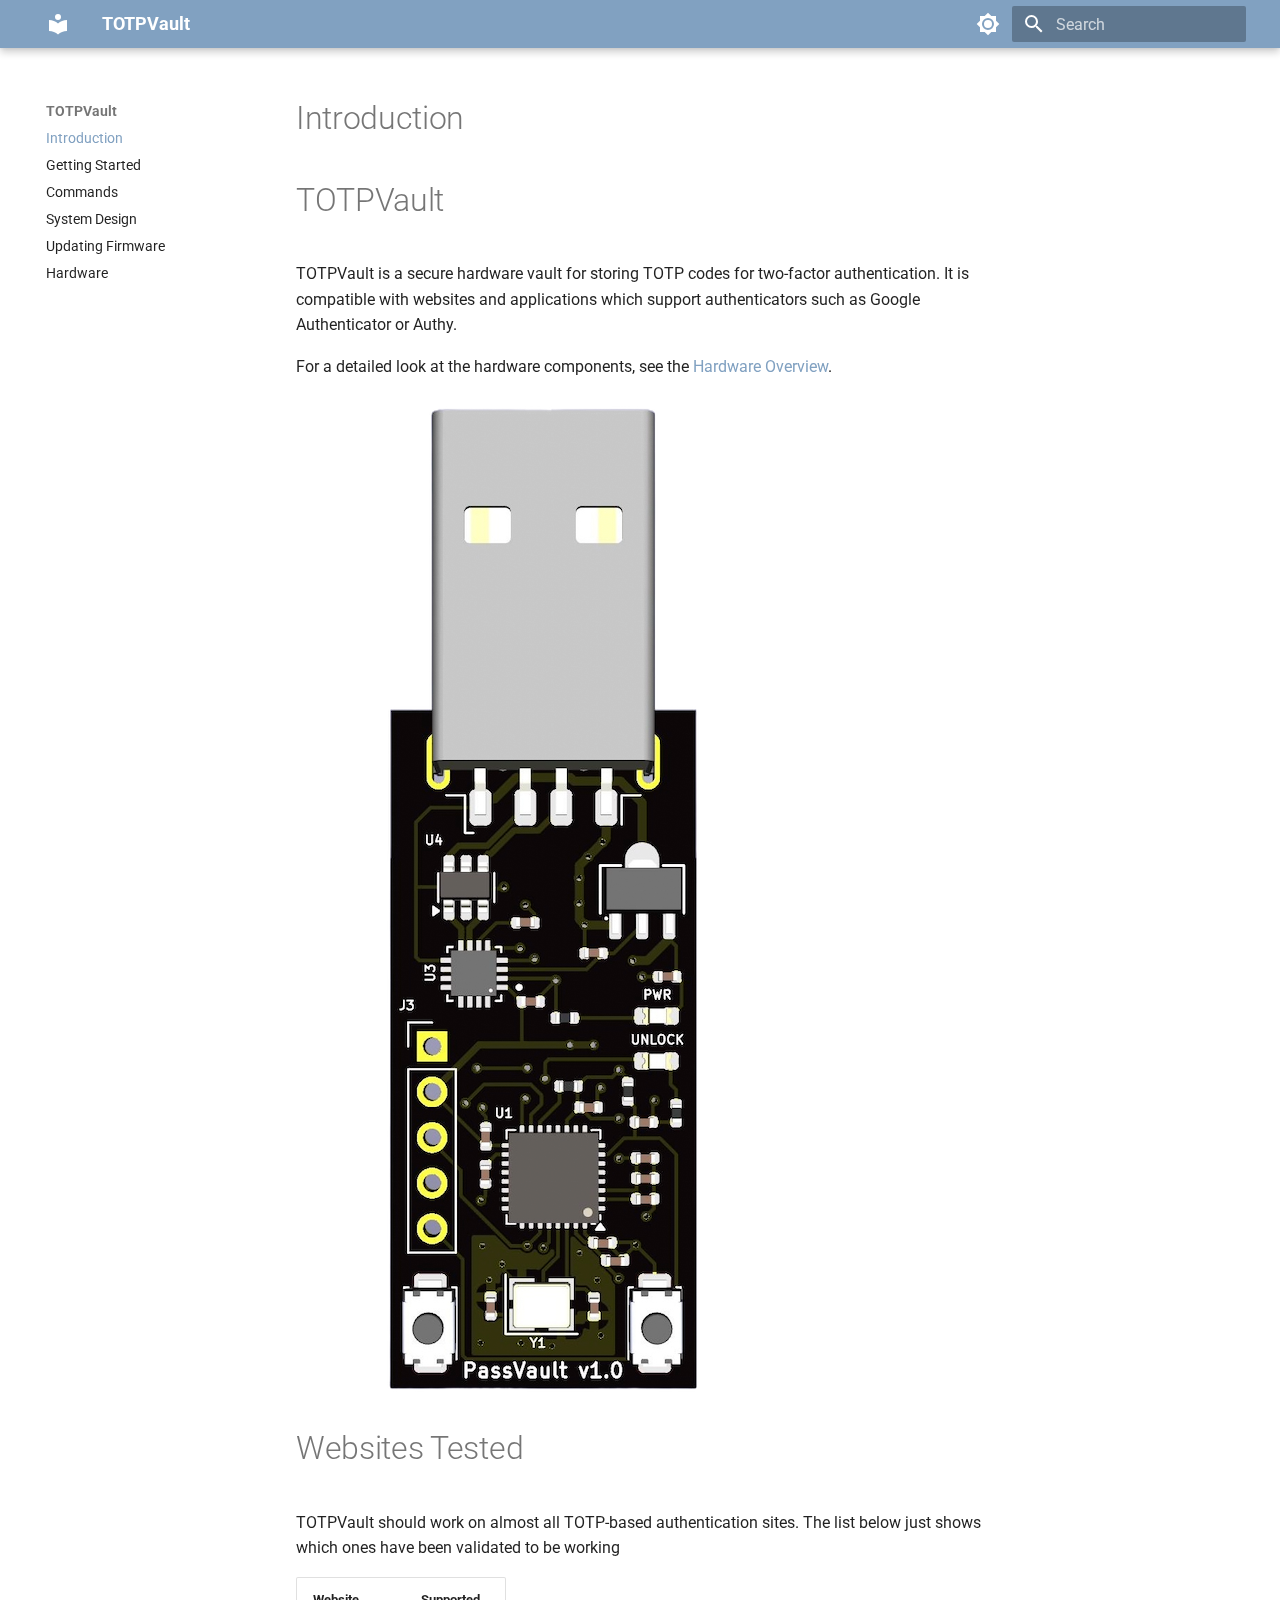
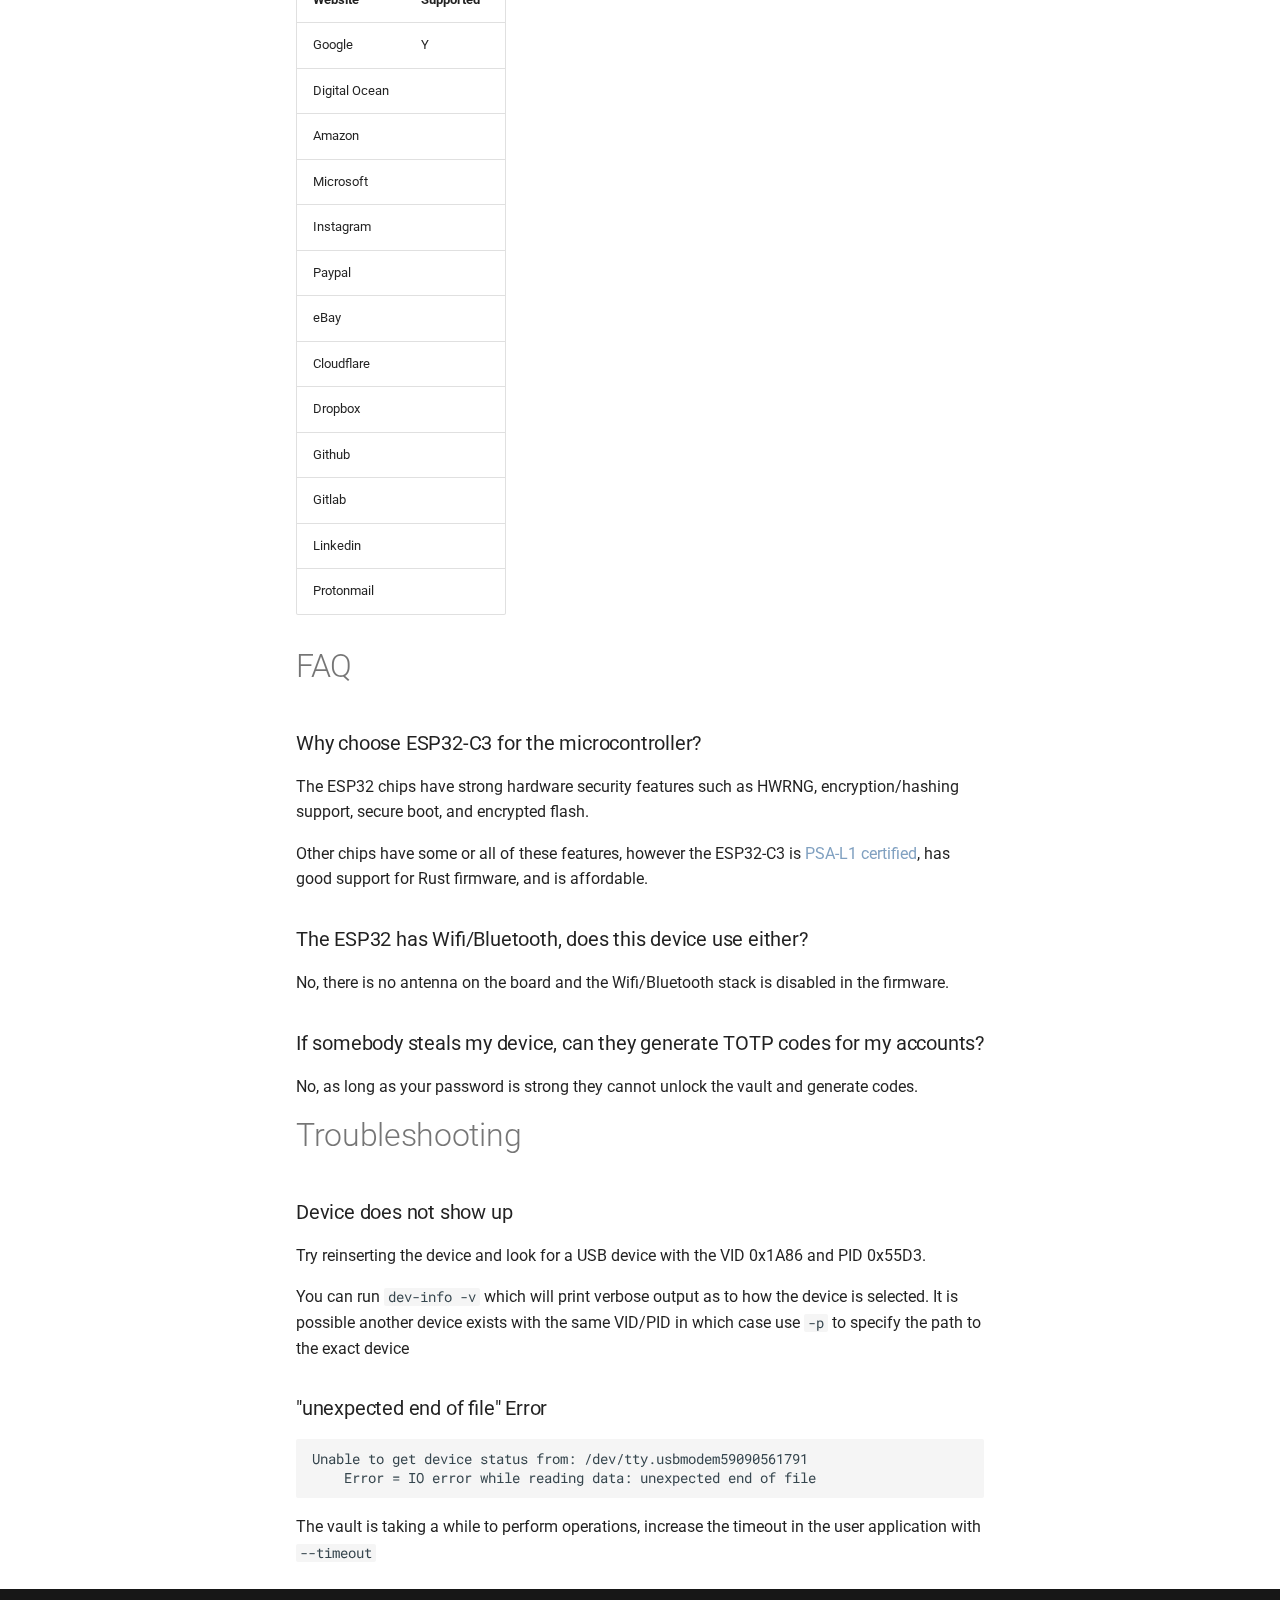
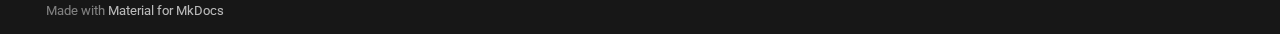
<file: index.html>
<!doctype html>
<html lang="en" class="no-js">
  <head>
    
      <meta charset="utf-8">
      <meta name="viewport" content="width=device-width,initial-scale=1">
      
      
        <meta name="author" content="Grant Foudree">
      
      
      
      
        <link rel="next" href="getting-started/">
      
      
        
      
      
      <link rel="icon" href="assets/images/favicon.png">
      <meta name="generator" content="mkdocs-1.6.1, mkdocs-material-9.7.1">
    
    
      
        <title>TOTPVault</title>
      
    
    
      <link rel="stylesheet" href="assets/stylesheets/main.484c7ddc.min.css">
      
        
        <link rel="stylesheet" href="assets/stylesheets/palette.ab4e12ef.min.css">
      
      


    
    
      
    
    
      
        
        
        <link rel="preconnect" href="https://fonts.gstatic.com" crossorigin>
        <link rel="stylesheet" href="https://fonts.googleapis.com/css?family=Roboto:300,300i,400,400i,700,700i%7CRoboto+Mono:400,400i,700,700i&display=fallback">
        <style>:root{--md-text-font:"Roboto";--md-code-font:"Roboto Mono"}</style>
      
    
    
      <link rel="stylesheet" href="stylesheets/extra.css">
    
    <script>__md_scope=new URL(".",location),__md_hash=e=>[...e].reduce(((e,_)=>(e<<5)-e+_.charCodeAt(0)),0),__md_get=(e,_=localStorage,t=__md_scope)=>JSON.parse(_.getItem(t.pathname+"."+e)),__md_set=(e,_,t=localStorage,a=__md_scope)=>{try{t.setItem(a.pathname+"."+e,JSON.stringify(_))}catch(e){}}</script>
    
      

    
    
  </head>
  
  
    
    
      
    
    
    
    
    <body dir="ltr" data-md-color-scheme="slate" data-md-color-primary="custom" data-md-color-accent="custom">
  
    
    <input class="md-toggle" data-md-toggle="drawer" type="checkbox" id="__drawer" autocomplete="off">
    <input class="md-toggle" data-md-toggle="search" type="checkbox" id="__search" autocomplete="off">
    <label class="md-overlay" for="__drawer"></label>
    <div data-md-component="skip">
      
        
        <a href="#introduction" class="md-skip">
          Skip to content
        </a>
      
    </div>
    <div data-md-component="announce">
      
    </div>
    
    
      

  

<header class="md-header md-header--shadow" data-md-component="header">
  <nav class="md-header__inner md-grid" aria-label="Header">
    <a href="." title="TOTPVault" class="md-header__button md-logo" aria-label="TOTPVault" data-md-component="logo">
      
  
  <svg xmlns="http://www.w3.org/2000/svg" viewBox="0 0 24 24"><path d="M12 8a3 3 0 0 0 3-3 3 3 0 0 0-3-3 3 3 0 0 0-3 3 3 3 0 0 0 3 3m0 3.54C9.64 9.35 6.5 8 3 8v11c3.5 0 6.64 1.35 9 3.54 2.36-2.19 5.5-3.54 9-3.54V8c-3.5 0-6.64 1.35-9 3.54"/></svg>

    </a>
    <label class="md-header__button md-icon" for="__drawer">
      
      <svg xmlns="http://www.w3.org/2000/svg" viewBox="0 0 24 24"><path d="M3 6h18v2H3zm0 5h18v2H3zm0 5h18v2H3z"/></svg>
    </label>
    <div class="md-header__title" data-md-component="header-title">
      <div class="md-header__ellipsis">
        <div class="md-header__topic">
          <span class="md-ellipsis">
            TOTPVault
          </span>
        </div>
        <div class="md-header__topic" data-md-component="header-topic">
          <span class="md-ellipsis">
            
              Introduction
            
          </span>
        </div>
      </div>
    </div>
    
      
        <form class="md-header__option" data-md-component="palette">
  
    
    
    
    <input class="md-option" data-md-color-media="(prefers-color-scheme: dark)" data-md-color-scheme="slate" data-md-color-primary="custom" data-md-color-accent="custom"  aria-label="Switch to light mode"  type="radio" name="__palette" id="__palette_0">
    
      <label class="md-header__button md-icon" title="Switch to light mode" for="__palette_1" hidden>
        <svg xmlns="http://www.w3.org/2000/svg" viewBox="0 0 24 24"><path d="M12 18c-.89 0-1.74-.2-2.5-.55C11.56 16.5 13 14.42 13 12s-1.44-4.5-3.5-5.45C10.26 6.2 11.11 6 12 6a6 6 0 0 1 6 6 6 6 0 0 1-6 6m8-9.31V4h-4.69L12 .69 8.69 4H4v4.69L.69 12 4 15.31V20h4.69L12 23.31 15.31 20H20v-4.69L23.31 12z"/></svg>
      </label>
    
  
    
    
    
    <input class="md-option" data-md-color-media="(prefers-color-scheme: light)" data-md-color-scheme="default" data-md-color-primary="custom" data-md-color-accent="custom"  aria-label="Switch to dark mode"  type="radio" name="__palette" id="__palette_1">
    
      <label class="md-header__button md-icon" title="Switch to dark mode" for="__palette_0" hidden>
        <svg xmlns="http://www.w3.org/2000/svg" viewBox="0 0 24 24"><path d="M12 8a4 4 0 0 0-4 4 4 4 0 0 0 4 4 4 4 0 0 0 4-4 4 4 0 0 0-4-4m0 10a6 6 0 0 1-6-6 6 6 0 0 1 6-6 6 6 0 0 1 6 6 6 6 0 0 1-6 6m8-9.31V4h-4.69L12 .69 8.69 4H4v4.69L.69 12 4 15.31V20h4.69L12 23.31 15.31 20H20v-4.69L23.31 12z"/></svg>
      </label>
    
  
</form>
      
    
    
      <script>var palette=__md_get("__palette");if(palette&&palette.color){if("(prefers-color-scheme)"===palette.color.media){var media=matchMedia("(prefers-color-scheme: light)"),input=document.querySelector(media.matches?"[data-md-color-media='(prefers-color-scheme: light)']":"[data-md-color-media='(prefers-color-scheme: dark)']");palette.color.media=input.getAttribute("data-md-color-media"),palette.color.scheme=input.getAttribute("data-md-color-scheme"),palette.color.primary=input.getAttribute("data-md-color-primary"),palette.color.accent=input.getAttribute("data-md-color-accent")}for(var[key,value]of Object.entries(palette.color))document.body.setAttribute("data-md-color-"+key,value)}</script>
    
    
    
      
      
        <label class="md-header__button md-icon" for="__search">
          
          <svg xmlns="http://www.w3.org/2000/svg" viewBox="0 0 24 24"><path d="M9.5 3A6.5 6.5 0 0 1 16 9.5c0 1.61-.59 3.09-1.56 4.23l.27.27h.79l5 5-1.5 1.5-5-5v-.79l-.27-.27A6.52 6.52 0 0 1 9.5 16 6.5 6.5 0 0 1 3 9.5 6.5 6.5 0 0 1 9.5 3m0 2C7 5 5 7 5 9.5S7 14 9.5 14 14 12 14 9.5 12 5 9.5 5"/></svg>
        </label>
        <div class="md-search" data-md-component="search" role="dialog">
  <label class="md-search__overlay" for="__search"></label>
  <div class="md-search__inner" role="search">
    <form class="md-search__form" name="search">
      <input type="text" class="md-search__input" name="query" aria-label="Search" placeholder="Search" autocapitalize="off" autocorrect="off" autocomplete="off" spellcheck="false" data-md-component="search-query" required>
      <label class="md-search__icon md-icon" for="__search">
        
        <svg xmlns="http://www.w3.org/2000/svg" viewBox="0 0 24 24"><path d="M9.5 3A6.5 6.5 0 0 1 16 9.5c0 1.61-.59 3.09-1.56 4.23l.27.27h.79l5 5-1.5 1.5-5-5v-.79l-.27-.27A6.52 6.52 0 0 1 9.5 16 6.5 6.5 0 0 1 3 9.5 6.5 6.5 0 0 1 9.5 3m0 2C7 5 5 7 5 9.5S7 14 9.5 14 14 12 14 9.5 12 5 9.5 5"/></svg>
        
        <svg xmlns="http://www.w3.org/2000/svg" viewBox="0 0 24 24"><path d="M20 11v2H8l5.5 5.5-1.42 1.42L4.16 12l7.92-7.92L13.5 5.5 8 11z"/></svg>
      </label>
      <nav class="md-search__options" aria-label="Search">
        
        <button type="reset" class="md-search__icon md-icon" title="Clear" aria-label="Clear" tabindex="-1">
          
          <svg xmlns="http://www.w3.org/2000/svg" viewBox="0 0 24 24"><path d="M19 6.41 17.59 5 12 10.59 6.41 5 5 6.41 10.59 12 5 17.59 6.41 19 12 13.41 17.59 19 19 17.59 13.41 12z"/></svg>
        </button>
      </nav>
      
    </form>
    <div class="md-search__output">
      <div class="md-search__scrollwrap" tabindex="0" data-md-scrollfix>
        <div class="md-search-result" data-md-component="search-result">
          <div class="md-search-result__meta">
            Initializing search
          </div>
          <ol class="md-search-result__list" role="presentation"></ol>
        </div>
      </div>
    </div>
  </div>
</div>
      
    
    
  </nav>
  
</header>
    
    <div class="md-container" data-md-component="container">
      
      
        
          
        
      
      <main class="md-main" data-md-component="main">
        <div class="md-main__inner md-grid">
          
            
              
              <div class="md-sidebar md-sidebar--primary" data-md-component="sidebar" data-md-type="navigation" >
                <div class="md-sidebar__scrollwrap">
                  <div class="md-sidebar__inner">
                    



<nav class="md-nav md-nav--primary" aria-label="Navigation" data-md-level="0">
  <label class="md-nav__title" for="__drawer">
    <a href="." title="TOTPVault" class="md-nav__button md-logo" aria-label="TOTPVault" data-md-component="logo">
      
  
  <svg xmlns="http://www.w3.org/2000/svg" viewBox="0 0 24 24"><path d="M12 8a3 3 0 0 0 3-3 3 3 0 0 0-3-3 3 3 0 0 0-3 3 3 3 0 0 0 3 3m0 3.54C9.64 9.35 6.5 8 3 8v11c3.5 0 6.64 1.35 9 3.54 2.36-2.19 5.5-3.54 9-3.54V8c-3.5 0-6.64 1.35-9 3.54"/></svg>

    </a>
    TOTPVault
  </label>
  
  <ul class="md-nav__list" data-md-scrollfix>
    
      
      
  
  
    
  
  
  
    <li class="md-nav__item md-nav__item--active">
      
      <input class="md-nav__toggle md-toggle" type="checkbox" id="__toc">
      
      
        
      
      
      <a href="." class="md-nav__link md-nav__link--active">
        
  
  
  <span class="md-ellipsis">
    
  
    Introduction
  

    
  </span>
  
  

      </a>
      
    </li>
  

    
      
      
  
  
  
  
    <li class="md-nav__item">
      <a href="getting-started/" class="md-nav__link">
        
  
  
  <span class="md-ellipsis">
    
  
    Getting Started
  

    
  </span>
  
  

      </a>
    </li>
  

    
      
      
  
  
  
  
    <li class="md-nav__item">
      <a href="commands/" class="md-nav__link">
        
  
  
  <span class="md-ellipsis">
    
  
    Commands
  

    
  </span>
  
  

      </a>
    </li>
  

    
      
      
  
  
  
  
    <li class="md-nav__item">
      <a href="system-design/" class="md-nav__link">
        
  
  
  <span class="md-ellipsis">
    
  
    System Design
  

    
  </span>
  
  

      </a>
    </li>
  

    
      
      
  
  
  
  
    <li class="md-nav__item">
      <a href="updating-firmware/" class="md-nav__link">
        
  
  
  <span class="md-ellipsis">
    
  
    Updating Firmware
  

    
  </span>
  
  

      </a>
    </li>
  

    
      
      
  
  
  
  
    <li class="md-nav__item">
      <a href="hardware/" class="md-nav__link">
        
  
  
  <span class="md-ellipsis">
    
  
    Hardware
  

    
  </span>
  
  

      </a>
    </li>
  

    
  </ul>
</nav>
                  </div>
                </div>
              </div>
            
            
              
              <div class="md-sidebar md-sidebar--secondary" data-md-component="sidebar" data-md-type="toc" >
                <div class="md-sidebar__scrollwrap">
                  <div class="md-sidebar__inner">
                    

<nav class="md-nav md-nav--secondary" aria-label="Table of contents">
  
  
  
    
  
  
</nav>
                  </div>
                </div>
              </div>
            
          
          
            <div class="md-content" data-md-component="content">
              
              <article class="md-content__inner md-typeset">
                
                  



<h1 id="introduction">Introduction</h1>
<h1 id="totpvault">TOTPVault</h1>
<p>TOTPVault is a secure hardware vault for storing TOTP codes for two-factor authentication. It is compatible with websites and applications which support authenticators such as Google Authenticator or Authy.</p>
<p>For a detailed look at the hardware components, see the <a href="hardware/">Hardware Overview</a>.</p>
<p><img alt="Device" src="images/pcb.png" /></p>
<h1 id="websites-tested">Websites Tested</h1>
<p>TOTPVault should work on almost all TOTP-based authentication sites. The list below just shows which ones have been validated to be working</p>
<table>
<thead>
<tr>
<th>Website</th>
<th>Supported</th>
</tr>
</thead>
<tbody>
<tr>
<td>Google</td>
<td>Y</td>
</tr>
<tr>
<td>Digital Ocean</td>
<td></td>
</tr>
<tr>
<td>Amazon</td>
<td></td>
</tr>
<tr>
<td>Microsoft</td>
<td></td>
</tr>
<tr>
<td>Instagram</td>
<td></td>
</tr>
<tr>
<td>Paypal</td>
<td></td>
</tr>
<tr>
<td>eBay</td>
<td></td>
</tr>
<tr>
<td>Cloudflare</td>
<td></td>
</tr>
<tr>
<td>Dropbox</td>
<td></td>
</tr>
<tr>
<td>Github</td>
<td></td>
</tr>
<tr>
<td>Gitlab</td>
<td></td>
</tr>
<tr>
<td>Linkedin</td>
<td></td>
</tr>
<tr>
<td>Protonmail</td>
<td></td>
</tr>
</tbody>
</table>
<h1 id="faq">FAQ</h1>
<h3 id="why-choose-esp32-c3-for-the-microcontroller">Why choose ESP32-C3 for the microcontroller?</h3>
<p>The ESP32 chips have strong hardware security features such as HWRNG, encryption/hashing support, secure boot, and encrypted flash.</p>
<p>Other chips have some or all of these features, however the ESP32-C3 is <a href="https://products.psacertified.org/products/esp32-c3-series/certificates#security-level-1">PSA-L1 certified</a>, has good support for Rust firmware, and is affordable.</p>
<h3 id="the-esp32-has-wifibluetooth-does-this-device-use-either">The ESP32 has Wifi/Bluetooth, does this device use either?</h3>
<p>No, there is no antenna on the board and the Wifi/Bluetooth stack is disabled in the firmware.</p>
<h3 id="if-somebody-steals-my-device-can-they-generate-totp-codes-for-my-accounts">If somebody steals my device, can they generate TOTP codes for my accounts?</h3>
<p>No, as long as your password is strong they cannot unlock the vault and generate codes.</p>
<h1 id="troubleshooting">Troubleshooting</h1>
<h3 id="device-does-not-show-up">Device does not show up</h3>
<p>Try reinserting the device and look for a USB device with the VID 0x1A86 and PID 0x55D3. </p>
<p>You can run <code>dev-info -v</code> which will print verbose output as to how the device is selected. It is possible another device exists with the same VID/PID in which case use <code>-p</code> to specify the path to the exact device</p>
<h3 id="unexpected-end-of-file-error">"unexpected end of file" Error</h3>
<pre><code>Unable to get device status from: /dev/tty.usbmodem59090561791
    Error = IO error while reading data: unexpected end of file
</code></pre>
<p>The vault is taking a while to perform operations, increase the timeout in the user application with <code>--timeout</code></p>












                
              </article>
            </div>
          
          
<script>var target=document.getElementById(location.hash.slice(1));target&&target.name&&(target.checked=target.name.startsWith("__tabbed_"))</script>
        </div>
        
      </main>
      
        <footer class="md-footer">
  
  <div class="md-footer-meta md-typeset">
    <div class="md-footer-meta__inner md-grid">
      <div class="md-copyright">
  
  
    Made with
    <a href="https://squidfunk.github.io/mkdocs-material/" target="_blank" rel="noopener">
      Material for MkDocs
    </a>
  
</div>
      
    </div>
  </div>
</footer>
      
    </div>
    <div class="md-dialog" data-md-component="dialog">
      <div class="md-dialog__inner md-typeset"></div>
    </div>
    
    
    
      
      
      <script id="__config" type="application/json">{"annotate": null, "base": ".", "features": [], "search": "assets/javascripts/workers/search.2c215733.min.js", "tags": null, "translations": {"clipboard.copied": "Copied to clipboard", "clipboard.copy": "Copy to clipboard", "search.result.more.one": "1 more on this page", "search.result.more.other": "# more on this page", "search.result.none": "No matching documents", "search.result.one": "1 matching document", "search.result.other": "# matching documents", "search.result.placeholder": "Type to start searching", "search.result.term.missing": "Missing", "select.version": "Select version"}, "version": null}</script>
    
    
      <script src="assets/javascripts/bundle.79ae519e.min.js"></script>
      
    
  </body>
</html>
</file>
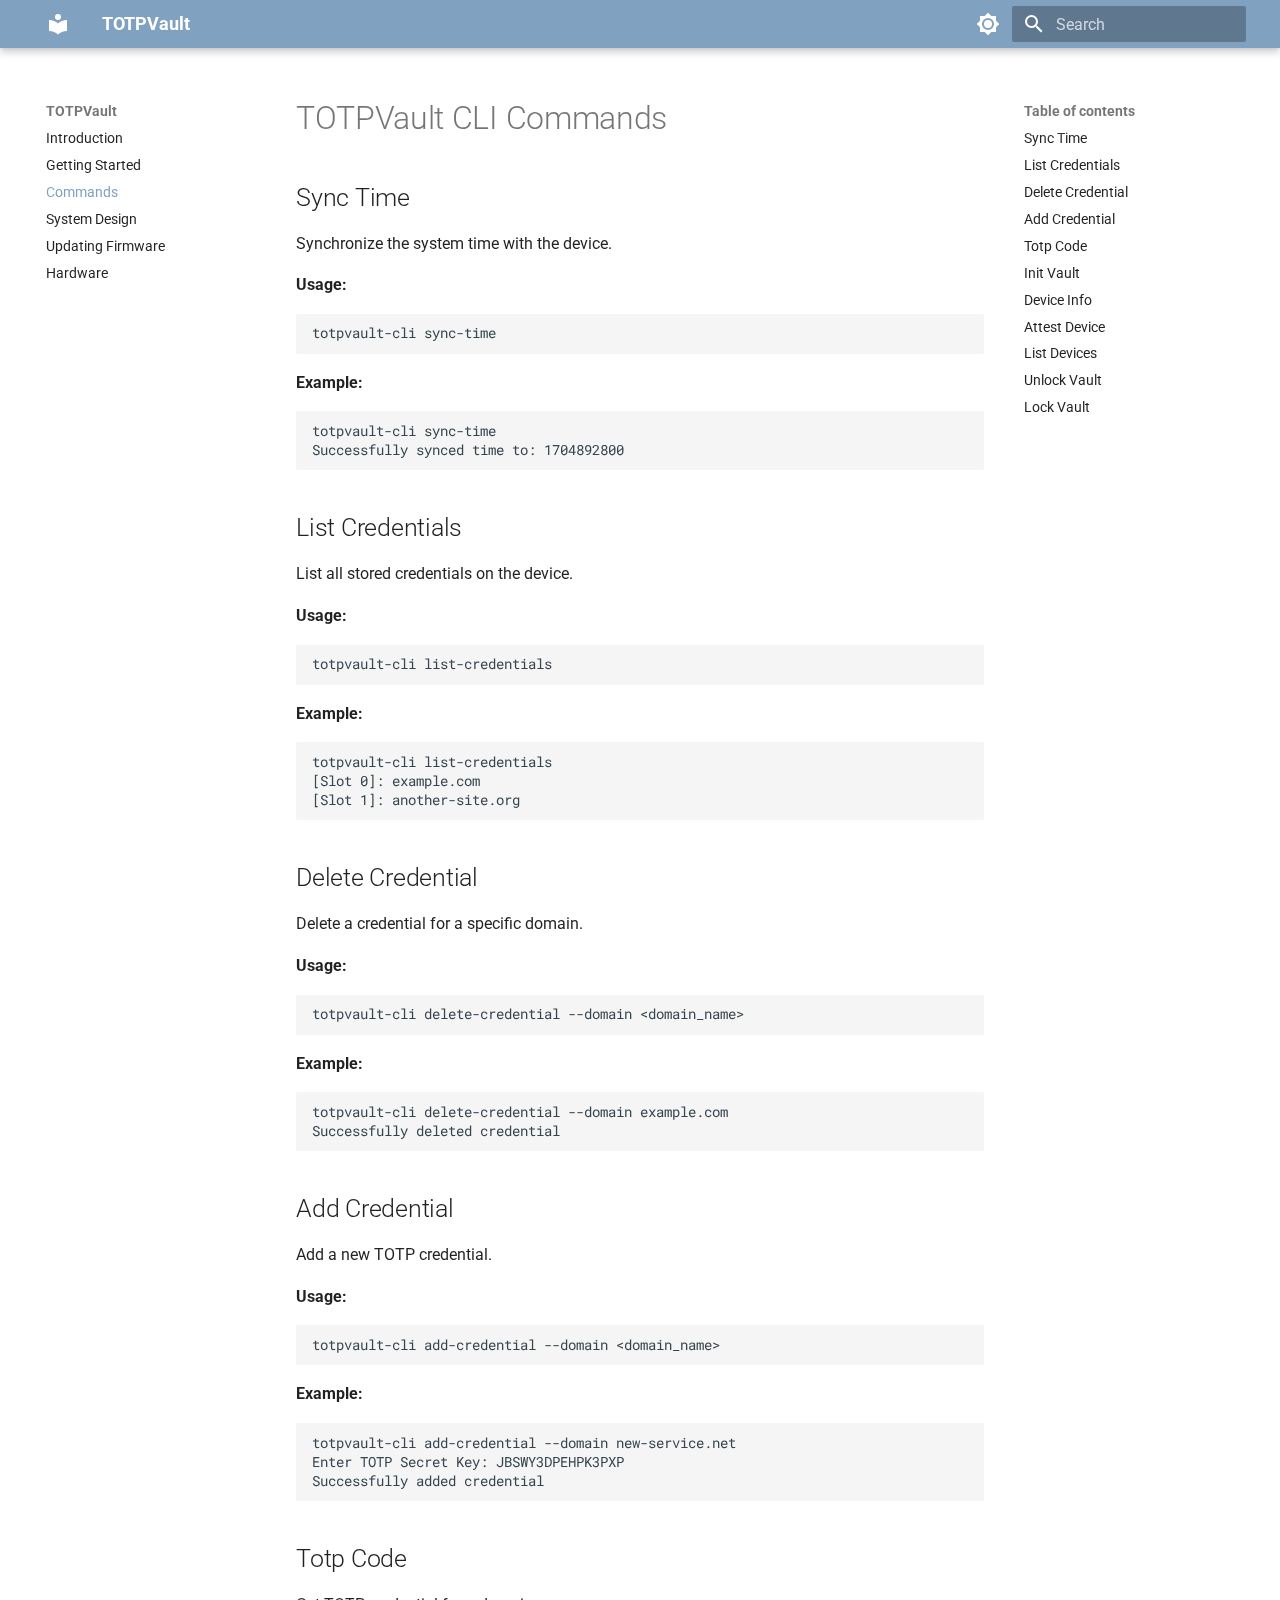
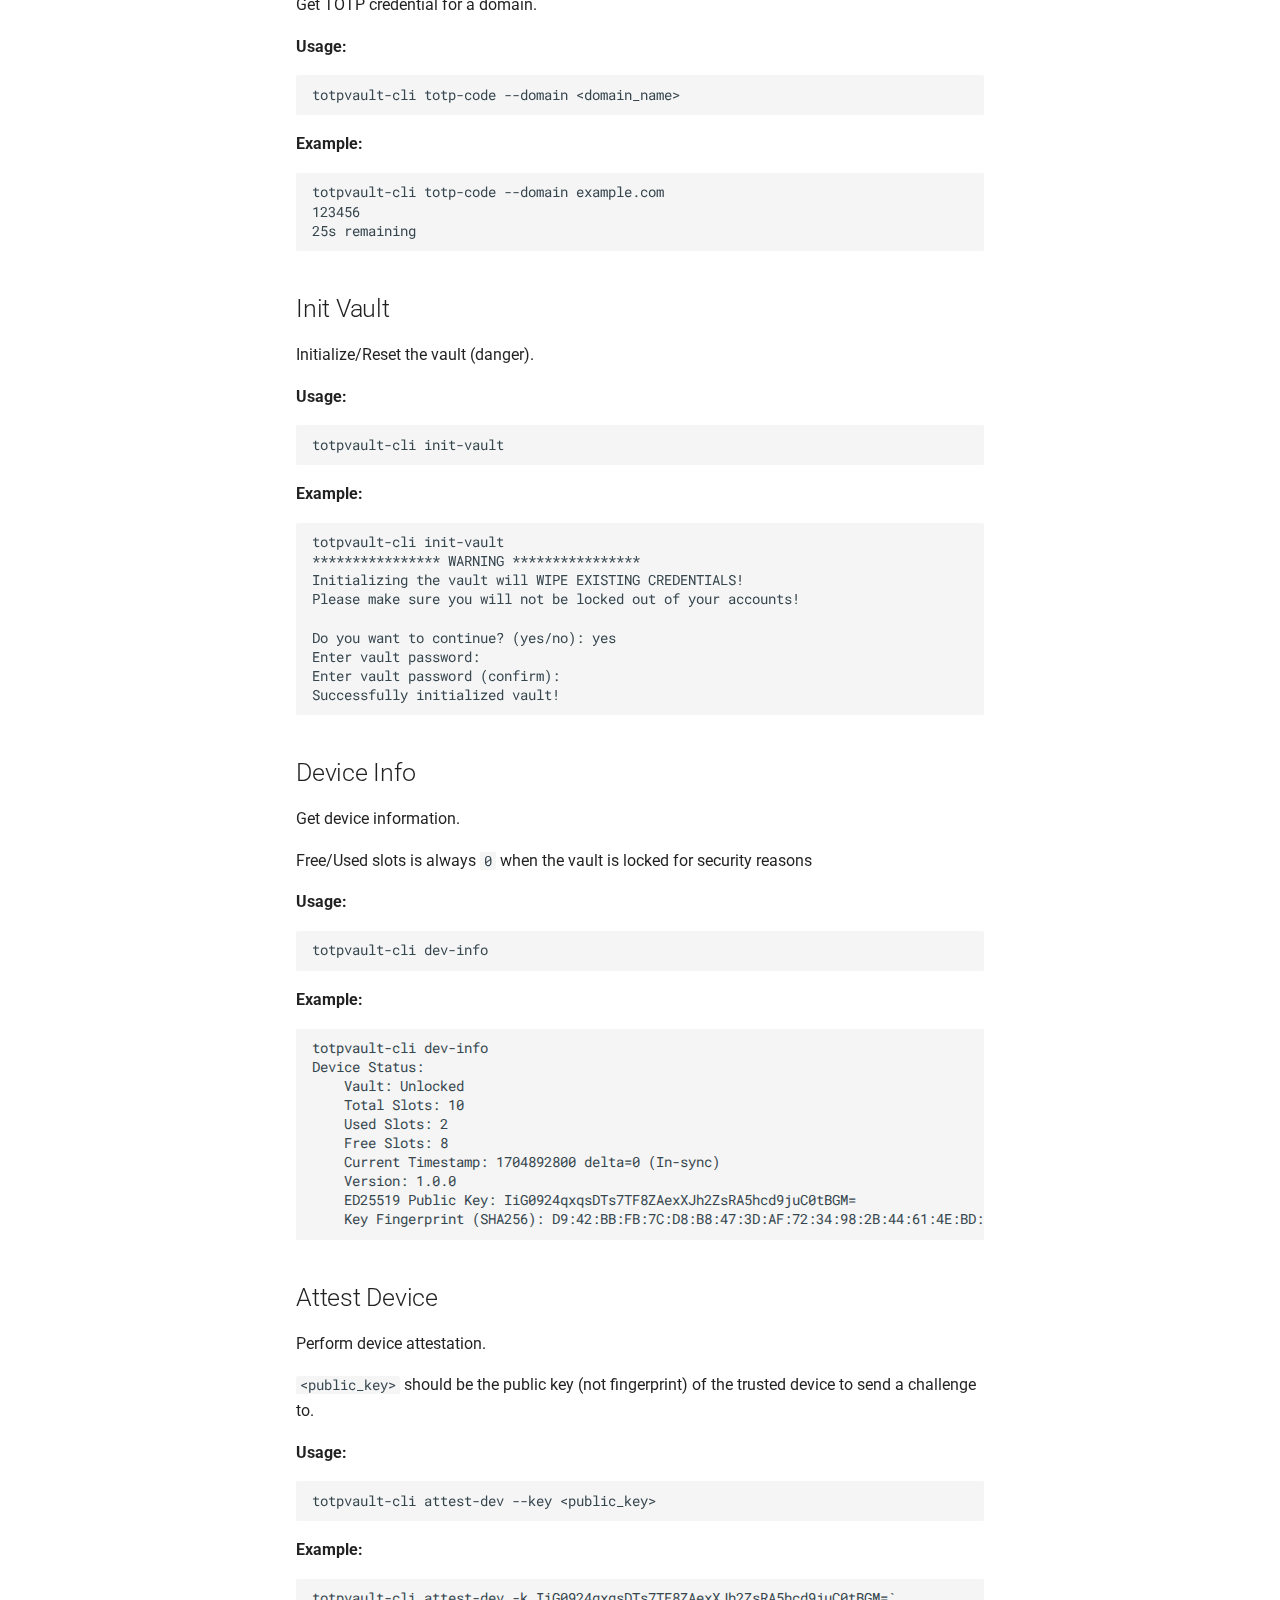
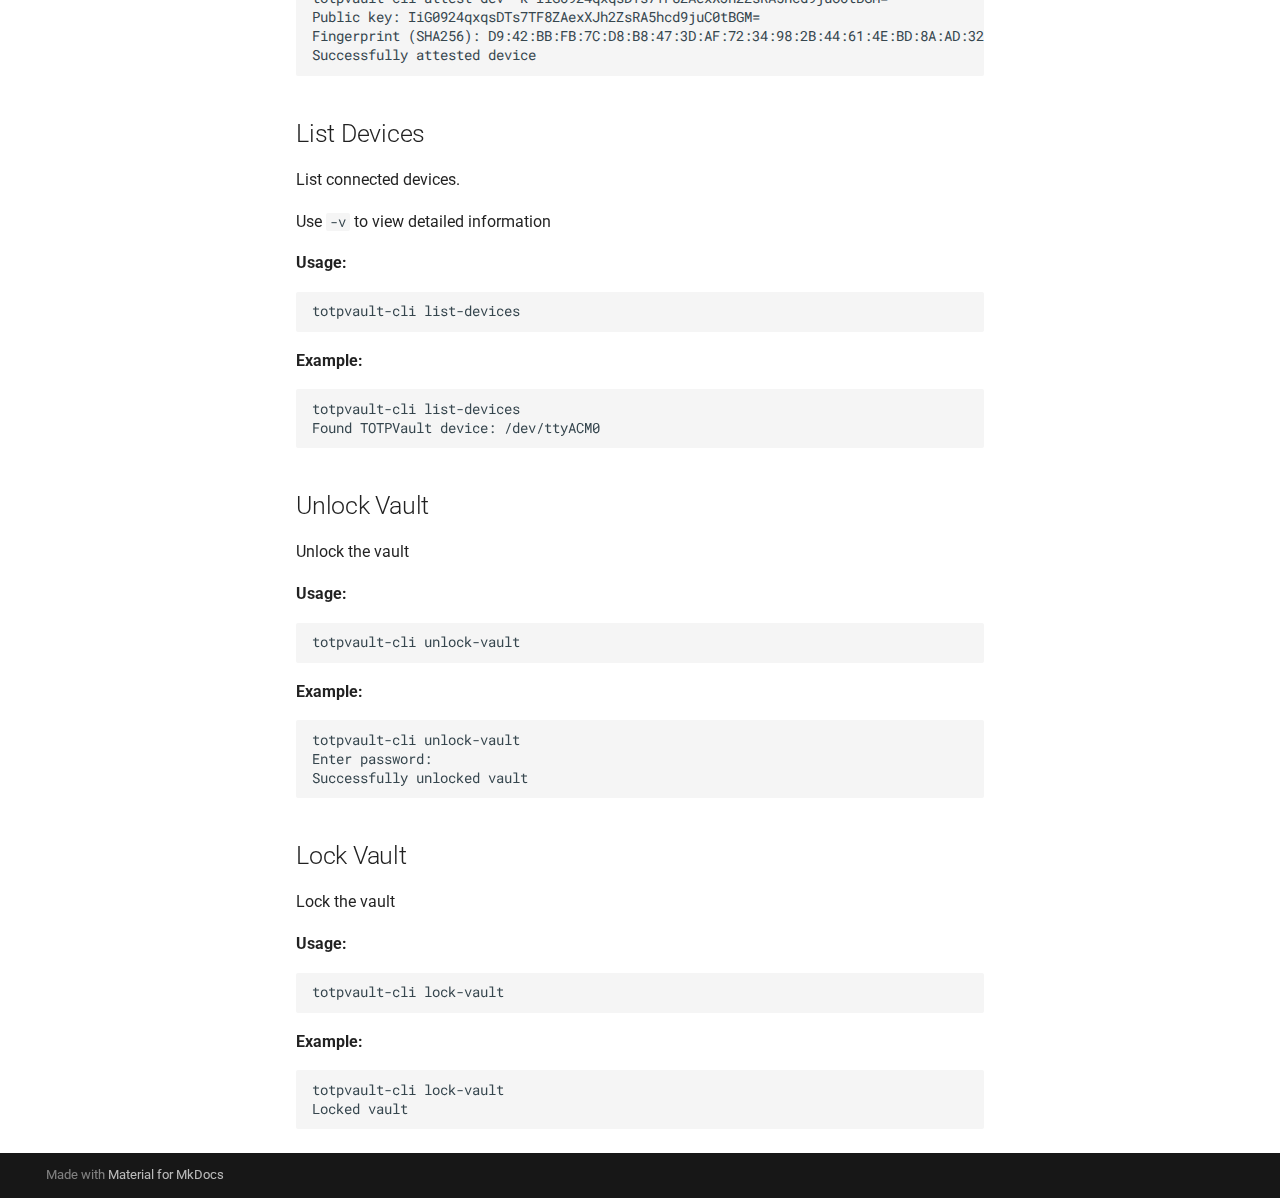
<file: commands/index.html>
<!doctype html>
<html lang="en" class="no-js">
  <head>
    
      <meta charset="utf-8">
      <meta name="viewport" content="width=device-width,initial-scale=1">
      
      
        <meta name="author" content="Grant Foudree">
      
      
      
        <link rel="prev" href="../getting-started/">
      
      
        <link rel="next" href="../system-design/">
      
      
        
      
      
      <link rel="icon" href="../assets/images/favicon.png">
      <meta name="generator" content="mkdocs-1.6.1, mkdocs-material-9.7.1">
    
    
      
        <title>Commands - TOTPVault</title>
      
    
    
      <link rel="stylesheet" href="../assets/stylesheets/main.484c7ddc.min.css">
      
        
        <link rel="stylesheet" href="../assets/stylesheets/palette.ab4e12ef.min.css">
      
      


    
    
      
    
    
      
        
        
        <link rel="preconnect" href="https://fonts.gstatic.com" crossorigin>
        <link rel="stylesheet" href="https://fonts.googleapis.com/css?family=Roboto:300,300i,400,400i,700,700i%7CRoboto+Mono:400,400i,700,700i&display=fallback">
        <style>:root{--md-text-font:"Roboto";--md-code-font:"Roboto Mono"}</style>
      
    
    
      <link rel="stylesheet" href="../stylesheets/extra.css">
    
    <script>__md_scope=new URL("..",location),__md_hash=e=>[...e].reduce(((e,_)=>(e<<5)-e+_.charCodeAt(0)),0),__md_get=(e,_=localStorage,t=__md_scope)=>JSON.parse(_.getItem(t.pathname+"."+e)),__md_set=(e,_,t=localStorage,a=__md_scope)=>{try{t.setItem(a.pathname+"."+e,JSON.stringify(_))}catch(e){}}</script>
    
      

    
    
  </head>
  
  
    
    
      
    
    
    
    
    <body dir="ltr" data-md-color-scheme="slate" data-md-color-primary="custom" data-md-color-accent="custom">
  
    
    <input class="md-toggle" data-md-toggle="drawer" type="checkbox" id="__drawer" autocomplete="off">
    <input class="md-toggle" data-md-toggle="search" type="checkbox" id="__search" autocomplete="off">
    <label class="md-overlay" for="__drawer"></label>
    <div data-md-component="skip">
      
        
        <a href="#totpvault-cli-commands" class="md-skip">
          Skip to content
        </a>
      
    </div>
    <div data-md-component="announce">
      
    </div>
    
    
      

  

<header class="md-header md-header--shadow" data-md-component="header">
  <nav class="md-header__inner md-grid" aria-label="Header">
    <a href=".." title="TOTPVault" class="md-header__button md-logo" aria-label="TOTPVault" data-md-component="logo">
      
  
  <svg xmlns="http://www.w3.org/2000/svg" viewBox="0 0 24 24"><path d="M12 8a3 3 0 0 0 3-3 3 3 0 0 0-3-3 3 3 0 0 0-3 3 3 3 0 0 0 3 3m0 3.54C9.64 9.35 6.5 8 3 8v11c3.5 0 6.64 1.35 9 3.54 2.36-2.19 5.5-3.54 9-3.54V8c-3.5 0-6.64 1.35-9 3.54"/></svg>

    </a>
    <label class="md-header__button md-icon" for="__drawer">
      
      <svg xmlns="http://www.w3.org/2000/svg" viewBox="0 0 24 24"><path d="M3 6h18v2H3zm0 5h18v2H3zm0 5h18v2H3z"/></svg>
    </label>
    <div class="md-header__title" data-md-component="header-title">
      <div class="md-header__ellipsis">
        <div class="md-header__topic">
          <span class="md-ellipsis">
            TOTPVault
          </span>
        </div>
        <div class="md-header__topic" data-md-component="header-topic">
          <span class="md-ellipsis">
            
              Commands
            
          </span>
        </div>
      </div>
    </div>
    
      
        <form class="md-header__option" data-md-component="palette">
  
    
    
    
    <input class="md-option" data-md-color-media="(prefers-color-scheme: dark)" data-md-color-scheme="slate" data-md-color-primary="custom" data-md-color-accent="custom"  aria-label="Switch to light mode"  type="radio" name="__palette" id="__palette_0">
    
      <label class="md-header__button md-icon" title="Switch to light mode" for="__palette_1" hidden>
        <svg xmlns="http://www.w3.org/2000/svg" viewBox="0 0 24 24"><path d="M12 18c-.89 0-1.74-.2-2.5-.55C11.56 16.5 13 14.42 13 12s-1.44-4.5-3.5-5.45C10.26 6.2 11.11 6 12 6a6 6 0 0 1 6 6 6 6 0 0 1-6 6m8-9.31V4h-4.69L12 .69 8.69 4H4v4.69L.69 12 4 15.31V20h4.69L12 23.31 15.31 20H20v-4.69L23.31 12z"/></svg>
      </label>
    
  
    
    
    
    <input class="md-option" data-md-color-media="(prefers-color-scheme: light)" data-md-color-scheme="default" data-md-color-primary="custom" data-md-color-accent="custom"  aria-label="Switch to dark mode"  type="radio" name="__palette" id="__palette_1">
    
      <label class="md-header__button md-icon" title="Switch to dark mode" for="__palette_0" hidden>
        <svg xmlns="http://www.w3.org/2000/svg" viewBox="0 0 24 24"><path d="M12 8a4 4 0 0 0-4 4 4 4 0 0 0 4 4 4 4 0 0 0 4-4 4 4 0 0 0-4-4m0 10a6 6 0 0 1-6-6 6 6 0 0 1 6-6 6 6 0 0 1 6 6 6 6 0 0 1-6 6m8-9.31V4h-4.69L12 .69 8.69 4H4v4.69L.69 12 4 15.31V20h4.69L12 23.31 15.31 20H20v-4.69L23.31 12z"/></svg>
      </label>
    
  
</form>
      
    
    
      <script>var palette=__md_get("__palette");if(palette&&palette.color){if("(prefers-color-scheme)"===palette.color.media){var media=matchMedia("(prefers-color-scheme: light)"),input=document.querySelector(media.matches?"[data-md-color-media='(prefers-color-scheme: light)']":"[data-md-color-media='(prefers-color-scheme: dark)']");palette.color.media=input.getAttribute("data-md-color-media"),palette.color.scheme=input.getAttribute("data-md-color-scheme"),palette.color.primary=input.getAttribute("data-md-color-primary"),palette.color.accent=input.getAttribute("data-md-color-accent")}for(var[key,value]of Object.entries(palette.color))document.body.setAttribute("data-md-color-"+key,value)}</script>
    
    
    
      
      
        <label class="md-header__button md-icon" for="__search">
          
          <svg xmlns="http://www.w3.org/2000/svg" viewBox="0 0 24 24"><path d="M9.5 3A6.5 6.5 0 0 1 16 9.5c0 1.61-.59 3.09-1.56 4.23l.27.27h.79l5 5-1.5 1.5-5-5v-.79l-.27-.27A6.52 6.52 0 0 1 9.5 16 6.5 6.5 0 0 1 3 9.5 6.5 6.5 0 0 1 9.5 3m0 2C7 5 5 7 5 9.5S7 14 9.5 14 14 12 14 9.5 12 5 9.5 5"/></svg>
        </label>
        <div class="md-search" data-md-component="search" role="dialog">
  <label class="md-search__overlay" for="__search"></label>
  <div class="md-search__inner" role="search">
    <form class="md-search__form" name="search">
      <input type="text" class="md-search__input" name="query" aria-label="Search" placeholder="Search" autocapitalize="off" autocorrect="off" autocomplete="off" spellcheck="false" data-md-component="search-query" required>
      <label class="md-search__icon md-icon" for="__search">
        
        <svg xmlns="http://www.w3.org/2000/svg" viewBox="0 0 24 24"><path d="M9.5 3A6.5 6.5 0 0 1 16 9.5c0 1.61-.59 3.09-1.56 4.23l.27.27h.79l5 5-1.5 1.5-5-5v-.79l-.27-.27A6.52 6.52 0 0 1 9.5 16 6.5 6.5 0 0 1 3 9.5 6.5 6.5 0 0 1 9.5 3m0 2C7 5 5 7 5 9.5S7 14 9.5 14 14 12 14 9.5 12 5 9.5 5"/></svg>
        
        <svg xmlns="http://www.w3.org/2000/svg" viewBox="0 0 24 24"><path d="M20 11v2H8l5.5 5.5-1.42 1.42L4.16 12l7.92-7.92L13.5 5.5 8 11z"/></svg>
      </label>
      <nav class="md-search__options" aria-label="Search">
        
        <button type="reset" class="md-search__icon md-icon" title="Clear" aria-label="Clear" tabindex="-1">
          
          <svg xmlns="http://www.w3.org/2000/svg" viewBox="0 0 24 24"><path d="M19 6.41 17.59 5 12 10.59 6.41 5 5 6.41 10.59 12 5 17.59 6.41 19 12 13.41 17.59 19 19 17.59 13.41 12z"/></svg>
        </button>
      </nav>
      
    </form>
    <div class="md-search__output">
      <div class="md-search__scrollwrap" tabindex="0" data-md-scrollfix>
        <div class="md-search-result" data-md-component="search-result">
          <div class="md-search-result__meta">
            Initializing search
          </div>
          <ol class="md-search-result__list" role="presentation"></ol>
        </div>
      </div>
    </div>
  </div>
</div>
      
    
    
  </nav>
  
</header>
    
    <div class="md-container" data-md-component="container">
      
      
        
          
        
      
      <main class="md-main" data-md-component="main">
        <div class="md-main__inner md-grid">
          
            
              
              <div class="md-sidebar md-sidebar--primary" data-md-component="sidebar" data-md-type="navigation" >
                <div class="md-sidebar__scrollwrap">
                  <div class="md-sidebar__inner">
                    



<nav class="md-nav md-nav--primary" aria-label="Navigation" data-md-level="0">
  <label class="md-nav__title" for="__drawer">
    <a href=".." title="TOTPVault" class="md-nav__button md-logo" aria-label="TOTPVault" data-md-component="logo">
      
  
  <svg xmlns="http://www.w3.org/2000/svg" viewBox="0 0 24 24"><path d="M12 8a3 3 0 0 0 3-3 3 3 0 0 0-3-3 3 3 0 0 0-3 3 3 3 0 0 0 3 3m0 3.54C9.64 9.35 6.5 8 3 8v11c3.5 0 6.64 1.35 9 3.54 2.36-2.19 5.5-3.54 9-3.54V8c-3.5 0-6.64 1.35-9 3.54"/></svg>

    </a>
    TOTPVault
  </label>
  
  <ul class="md-nav__list" data-md-scrollfix>
    
      
      
  
  
  
  
    <li class="md-nav__item">
      <a href=".." class="md-nav__link">
        
  
  
  <span class="md-ellipsis">
    
  
    Introduction
  

    
  </span>
  
  

      </a>
    </li>
  

    
      
      
  
  
  
  
    <li class="md-nav__item">
      <a href="../getting-started/" class="md-nav__link">
        
  
  
  <span class="md-ellipsis">
    
  
    Getting Started
  

    
  </span>
  
  

      </a>
    </li>
  

    
      
      
  
  
    
  
  
  
    <li class="md-nav__item md-nav__item--active">
      
      <input class="md-nav__toggle md-toggle" type="checkbox" id="__toc">
      
      
        
      
      
        <label class="md-nav__link md-nav__link--active" for="__toc">
          
  
  
  <span class="md-ellipsis">
    
  
    Commands
  

    
  </span>
  
  

          <span class="md-nav__icon md-icon"></span>
        </label>
      
      <a href="./" class="md-nav__link md-nav__link--active">
        
  
  
  <span class="md-ellipsis">
    
  
    Commands
  

    
  </span>
  
  

      </a>
      
        

<nav class="md-nav md-nav--secondary" aria-label="Table of contents">
  
  
  
    
  
  
    <label class="md-nav__title" for="__toc">
      <span class="md-nav__icon md-icon"></span>
      Table of contents
    </label>
    <ul class="md-nav__list" data-md-component="toc" data-md-scrollfix>
      
        <li class="md-nav__item">
  <a href="#sync-time" class="md-nav__link">
    <span class="md-ellipsis">
      
        Sync Time
      
    </span>
  </a>
  
</li>
      
        <li class="md-nav__item">
  <a href="#list-credentials" class="md-nav__link">
    <span class="md-ellipsis">
      
        List Credentials
      
    </span>
  </a>
  
</li>
      
        <li class="md-nav__item">
  <a href="#delete-credential" class="md-nav__link">
    <span class="md-ellipsis">
      
        Delete Credential
      
    </span>
  </a>
  
</li>
      
        <li class="md-nav__item">
  <a href="#add-credential" class="md-nav__link">
    <span class="md-ellipsis">
      
        Add Credential
      
    </span>
  </a>
  
</li>
      
        <li class="md-nav__item">
  <a href="#totp-code" class="md-nav__link">
    <span class="md-ellipsis">
      
        Totp Code
      
    </span>
  </a>
  
</li>
      
        <li class="md-nav__item">
  <a href="#init-vault" class="md-nav__link">
    <span class="md-ellipsis">
      
        Init Vault
      
    </span>
  </a>
  
</li>
      
        <li class="md-nav__item">
  <a href="#device-info" class="md-nav__link">
    <span class="md-ellipsis">
      
        Device Info
      
    </span>
  </a>
  
</li>
      
        <li class="md-nav__item">
  <a href="#attest-device" class="md-nav__link">
    <span class="md-ellipsis">
      
        Attest Device
      
    </span>
  </a>
  
</li>
      
        <li class="md-nav__item">
  <a href="#list-devices" class="md-nav__link">
    <span class="md-ellipsis">
      
        List Devices
      
    </span>
  </a>
  
</li>
      
        <li class="md-nav__item">
  <a href="#unlock-vault" class="md-nav__link">
    <span class="md-ellipsis">
      
        Unlock Vault
      
    </span>
  </a>
  
</li>
      
        <li class="md-nav__item">
  <a href="#lock-vault" class="md-nav__link">
    <span class="md-ellipsis">
      
        Lock Vault
      
    </span>
  </a>
  
</li>
      
    </ul>
  
</nav>
      
    </li>
  

    
      
      
  
  
  
  
    <li class="md-nav__item">
      <a href="../system-design/" class="md-nav__link">
        
  
  
  <span class="md-ellipsis">
    
  
    System Design
  

    
  </span>
  
  

      </a>
    </li>
  

    
      
      
  
  
  
  
    <li class="md-nav__item">
      <a href="../updating-firmware/" class="md-nav__link">
        
  
  
  <span class="md-ellipsis">
    
  
    Updating Firmware
  

    
  </span>
  
  

      </a>
    </li>
  

    
      
      
  
  
  
  
    <li class="md-nav__item">
      <a href="../hardware/" class="md-nav__link">
        
  
  
  <span class="md-ellipsis">
    
  
    Hardware
  

    
  </span>
  
  

      </a>
    </li>
  

    
  </ul>
</nav>
                  </div>
                </div>
              </div>
            
            
              
              <div class="md-sidebar md-sidebar--secondary" data-md-component="sidebar" data-md-type="toc" >
                <div class="md-sidebar__scrollwrap">
                  <div class="md-sidebar__inner">
                    

<nav class="md-nav md-nav--secondary" aria-label="Table of contents">
  
  
  
    
  
  
    <label class="md-nav__title" for="__toc">
      <span class="md-nav__icon md-icon"></span>
      Table of contents
    </label>
    <ul class="md-nav__list" data-md-component="toc" data-md-scrollfix>
      
        <li class="md-nav__item">
  <a href="#sync-time" class="md-nav__link">
    <span class="md-ellipsis">
      
        Sync Time
      
    </span>
  </a>
  
</li>
      
        <li class="md-nav__item">
  <a href="#list-credentials" class="md-nav__link">
    <span class="md-ellipsis">
      
        List Credentials
      
    </span>
  </a>
  
</li>
      
        <li class="md-nav__item">
  <a href="#delete-credential" class="md-nav__link">
    <span class="md-ellipsis">
      
        Delete Credential
      
    </span>
  </a>
  
</li>
      
        <li class="md-nav__item">
  <a href="#add-credential" class="md-nav__link">
    <span class="md-ellipsis">
      
        Add Credential
      
    </span>
  </a>
  
</li>
      
        <li class="md-nav__item">
  <a href="#totp-code" class="md-nav__link">
    <span class="md-ellipsis">
      
        Totp Code
      
    </span>
  </a>
  
</li>
      
        <li class="md-nav__item">
  <a href="#init-vault" class="md-nav__link">
    <span class="md-ellipsis">
      
        Init Vault
      
    </span>
  </a>
  
</li>
      
        <li class="md-nav__item">
  <a href="#device-info" class="md-nav__link">
    <span class="md-ellipsis">
      
        Device Info
      
    </span>
  </a>
  
</li>
      
        <li class="md-nav__item">
  <a href="#attest-device" class="md-nav__link">
    <span class="md-ellipsis">
      
        Attest Device
      
    </span>
  </a>
  
</li>
      
        <li class="md-nav__item">
  <a href="#list-devices" class="md-nav__link">
    <span class="md-ellipsis">
      
        List Devices
      
    </span>
  </a>
  
</li>
      
        <li class="md-nav__item">
  <a href="#unlock-vault" class="md-nav__link">
    <span class="md-ellipsis">
      
        Unlock Vault
      
    </span>
  </a>
  
</li>
      
        <li class="md-nav__item">
  <a href="#lock-vault" class="md-nav__link">
    <span class="md-ellipsis">
      
        Lock Vault
      
    </span>
  </a>
  
</li>
      
    </ul>
  
</nav>
                  </div>
                </div>
              </div>
            
          
          
            <div class="md-content" data-md-component="content">
              
              <article class="md-content__inner md-typeset">
                
                  



<h1 id="totpvault-cli-commands">TOTPVault CLI Commands</h1>
<h2 id="sync-time">Sync Time</h2>
<p>Synchronize the system time with the device.</p>
<p><strong>Usage:</strong></p>
<pre><code class="language-bash">totpvault-cli sync-time
</code></pre>
<p><strong>Example:</strong></p>
<pre><code class="language-bash">totpvault-cli sync-time
Successfully synced time to: 1704892800
</code></pre>
<h2 id="list-credentials">List Credentials</h2>
<p>List all stored credentials on the device.</p>
<p><strong>Usage:</strong></p>
<pre><code class="language-bash">totpvault-cli list-credentials
</code></pre>
<p><strong>Example:</strong></p>
<pre><code class="language-bash">totpvault-cli list-credentials
[Slot 0]: example.com
[Slot 1]: another-site.org
</code></pre>
<h2 id="delete-credential">Delete Credential</h2>
<p>Delete a credential for a specific domain.</p>
<p><strong>Usage:</strong></p>
<pre><code class="language-bash">totpvault-cli delete-credential --domain &lt;domain_name&gt;
</code></pre>
<p><strong>Example:</strong></p>
<pre><code class="language-bash">totpvault-cli delete-credential --domain example.com
Successfully deleted credential
</code></pre>
<h2 id="add-credential">Add Credential</h2>
<p>Add a new TOTP credential.</p>
<p><strong>Usage:</strong></p>
<pre><code class="language-bash">totpvault-cli add-credential --domain &lt;domain_name&gt;
</code></pre>
<p><strong>Example:</strong></p>
<pre><code class="language-bash">totpvault-cli add-credential --domain new-service.net
Enter TOTP Secret Key: JBSWY3DPEHPK3PXP
Successfully added credential
</code></pre>
<h2 id="totp-code">Totp Code</h2>
<p>Get TOTP credential for a domain.</p>
<p><strong>Usage:</strong></p>
<pre><code class="language-bash">totpvault-cli totp-code --domain &lt;domain_name&gt;
</code></pre>
<p><strong>Example:</strong></p>
<pre><code class="language-bash">totpvault-cli totp-code --domain example.com
123456
25s remaining
</code></pre>
<h2 id="init-vault">Init Vault</h2>
<p>Initialize/Reset the vault (danger).</p>
<p><strong>Usage:</strong></p>
<pre><code class="language-bash">totpvault-cli init-vault
</code></pre>
<p><strong>Example:</strong></p>
<pre><code class="language-bash">totpvault-cli init-vault
**************** WARNING ****************
Initializing the vault will WIPE EXISTING CREDENTIALS!
Please make sure you will not be locked out of your accounts!

Do you want to continue? (yes/no): yes
Enter vault password:
Enter vault password (confirm):
Successfully initialized vault!
</code></pre>
<h2 id="device-info">Device Info</h2>
<p>Get device information.</p>
<p>Free/Used slots is always <code>0</code> when the vault is locked for security reasons</p>
<p><strong>Usage:</strong></p>
<pre><code class="language-bash">totpvault-cli dev-info
</code></pre>
<p><strong>Example:</strong></p>
<pre><code class="language-bash">totpvault-cli dev-info
Device Status:
    Vault: Unlocked
    Total Slots: 10
    Used Slots: 2
    Free Slots: 8
    Current Timestamp: 1704892800 delta=0 (In-sync)
    Version: 1.0.0
    ED25519 Public Key: IiG0924qxqsDTs7TF8ZAexXJh2ZsRA5hcd9juC0tBGM=
    Key Fingerprint (SHA256): D9:42:BB:FB:7C:D8:B8:47:3D:AF:72:34:98:2B:44:61:4E:BD:8A:AD:32:97:52:C0:14:9C:96:63:5C:22:39:42
</code></pre>
<h2 id="attest-device">Attest Device</h2>
<p>Perform device attestation.</p>
<p><code>&lt;public_key&gt;</code> should be the public key (not fingerprint) of the trusted device to send a challenge to.</p>
<p><strong>Usage:</strong></p>
<pre><code class="language-bash">totpvault-cli attest-dev --key &lt;public_key&gt;
</code></pre>
<p><strong>Example:</strong></p>
<pre><code class="language-bash">totpvault-cli attest-dev -k IiG0924qxqsDTs7TF8ZAexXJh2ZsRA5hcd9juC0tBGM=`
Public key: IiG0924qxqsDTs7TF8ZAexXJh2ZsRA5hcd9juC0tBGM=
Fingerprint (SHA256): D9:42:BB:FB:7C:D8:B8:47:3D:AF:72:34:98:2B:44:61:4E:BD:8A:AD:32:97:52:C0:14:9C:96:63:5C:22:39:42
Successfully attested device
</code></pre>
<h2 id="list-devices">List Devices</h2>
<p>List connected devices.</p>
<p>Use <code>-v</code> to view detailed information</p>
<p><strong>Usage:</strong></p>
<pre><code class="language-bash">totpvault-cli list-devices
</code></pre>
<p><strong>Example:</strong></p>
<pre><code class="language-bash">totpvault-cli list-devices
Found TOTPVault device: /dev/ttyACM0
</code></pre>
<h2 id="unlock-vault">Unlock Vault</h2>
<p>Unlock the vault</p>
<p><strong>Usage:</strong></p>
<pre><code class="language-bash">totpvault-cli unlock-vault
</code></pre>
<p><strong>Example:</strong></p>
<pre><code class="language-bash">totpvault-cli unlock-vault
Enter password:
Successfully unlocked vault
</code></pre>
<h2 id="lock-vault">Lock Vault</h2>
<p>Lock the vault</p>
<p><strong>Usage:</strong></p>
<pre><code class="language-bash">totpvault-cli lock-vault
</code></pre>
<p><strong>Example:</strong></p>
<pre><code class="language-bash">totpvault-cli lock-vault
Locked vault
</code></pre>












                
              </article>
            </div>
          
          
<script>var target=document.getElementById(location.hash.slice(1));target&&target.name&&(target.checked=target.name.startsWith("__tabbed_"))</script>
        </div>
        
      </main>
      
        <footer class="md-footer">
  
  <div class="md-footer-meta md-typeset">
    <div class="md-footer-meta__inner md-grid">
      <div class="md-copyright">
  
  
    Made with
    <a href="https://squidfunk.github.io/mkdocs-material/" target="_blank" rel="noopener">
      Material for MkDocs
    </a>
  
</div>
      
    </div>
  </div>
</footer>
      
    </div>
    <div class="md-dialog" data-md-component="dialog">
      <div class="md-dialog__inner md-typeset"></div>
    </div>
    
    
    
      
      
      <script id="__config" type="application/json">{"annotate": null, "base": "..", "features": [], "search": "../assets/javascripts/workers/search.2c215733.min.js", "tags": null, "translations": {"clipboard.copied": "Copied to clipboard", "clipboard.copy": "Copy to clipboard", "search.result.more.one": "1 more on this page", "search.result.more.other": "# more on this page", "search.result.none": "No matching documents", "search.result.one": "1 matching document", "search.result.other": "# matching documents", "search.result.placeholder": "Type to start searching", "search.result.term.missing": "Missing", "select.version": "Select version"}, "version": null}</script>
    
    
      <script src="../assets/javascripts/bundle.79ae519e.min.js"></script>
      
    
  </body>
</html>
</file>
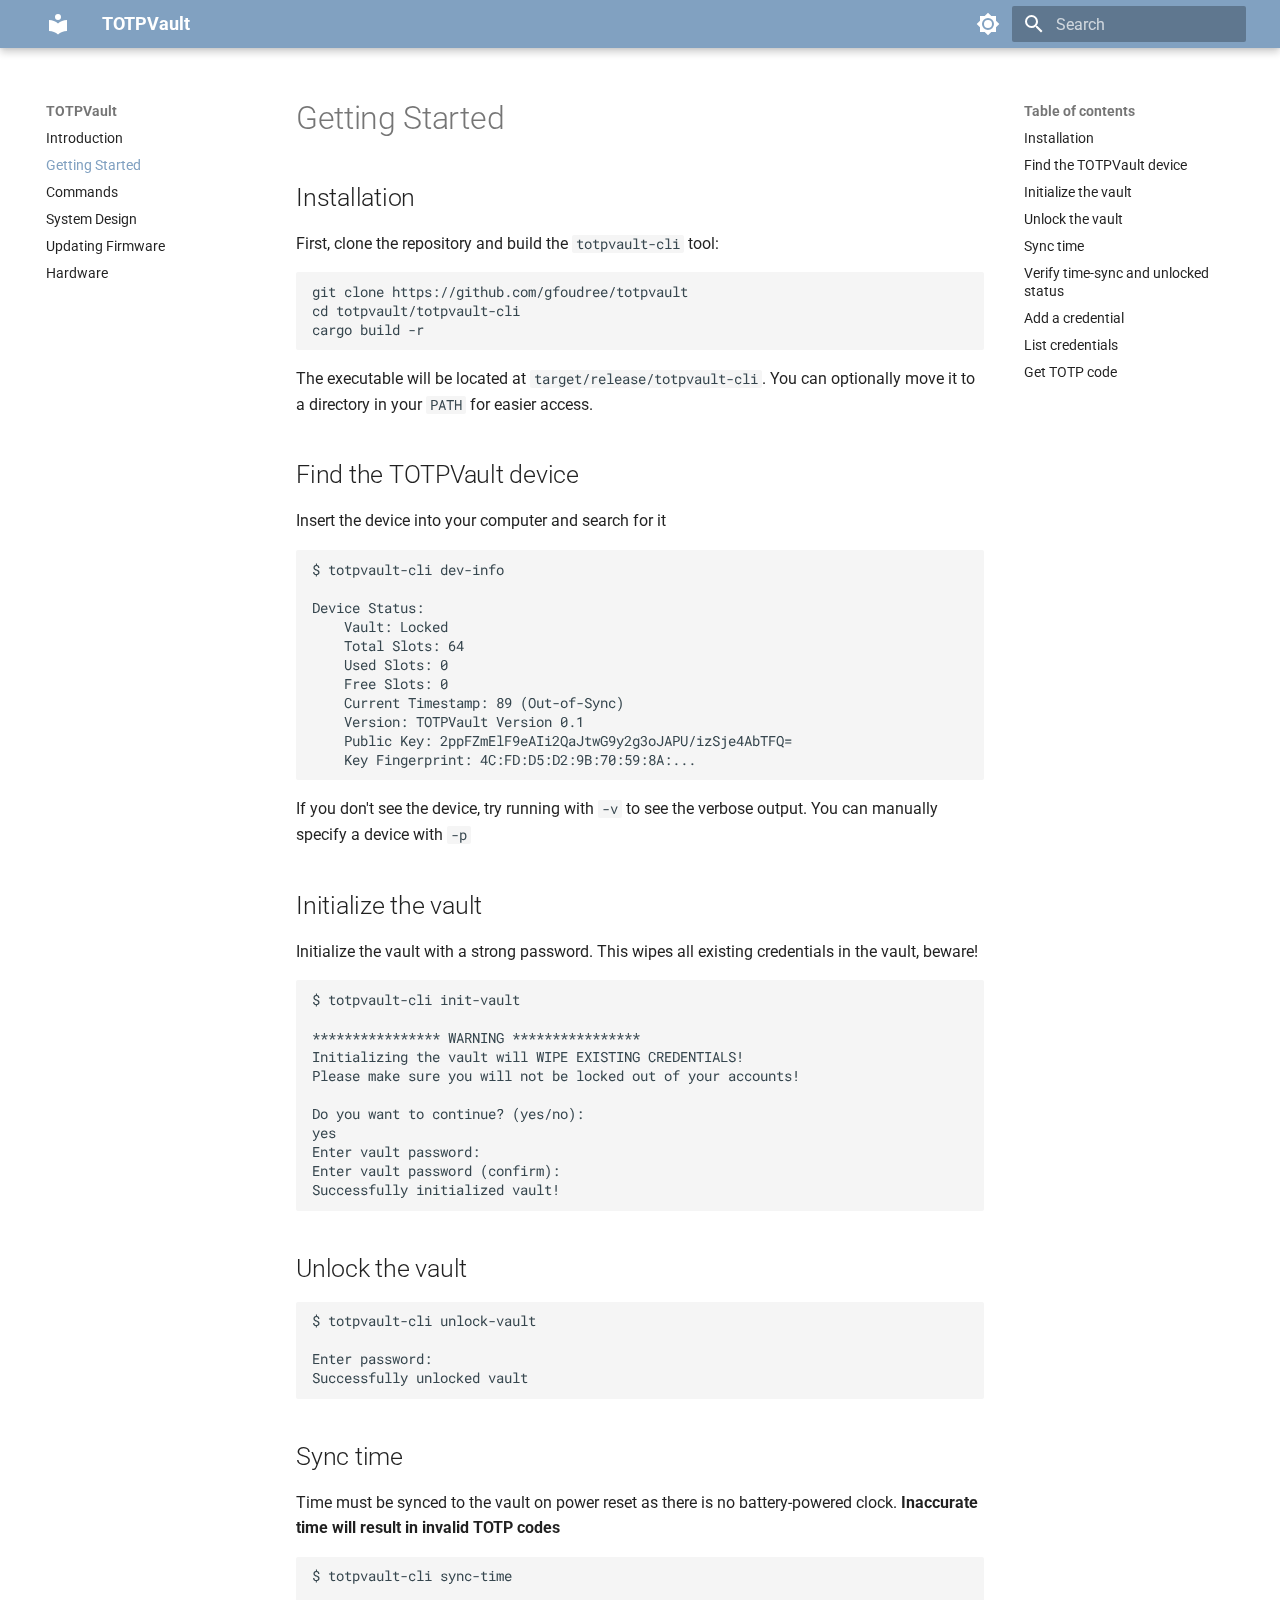
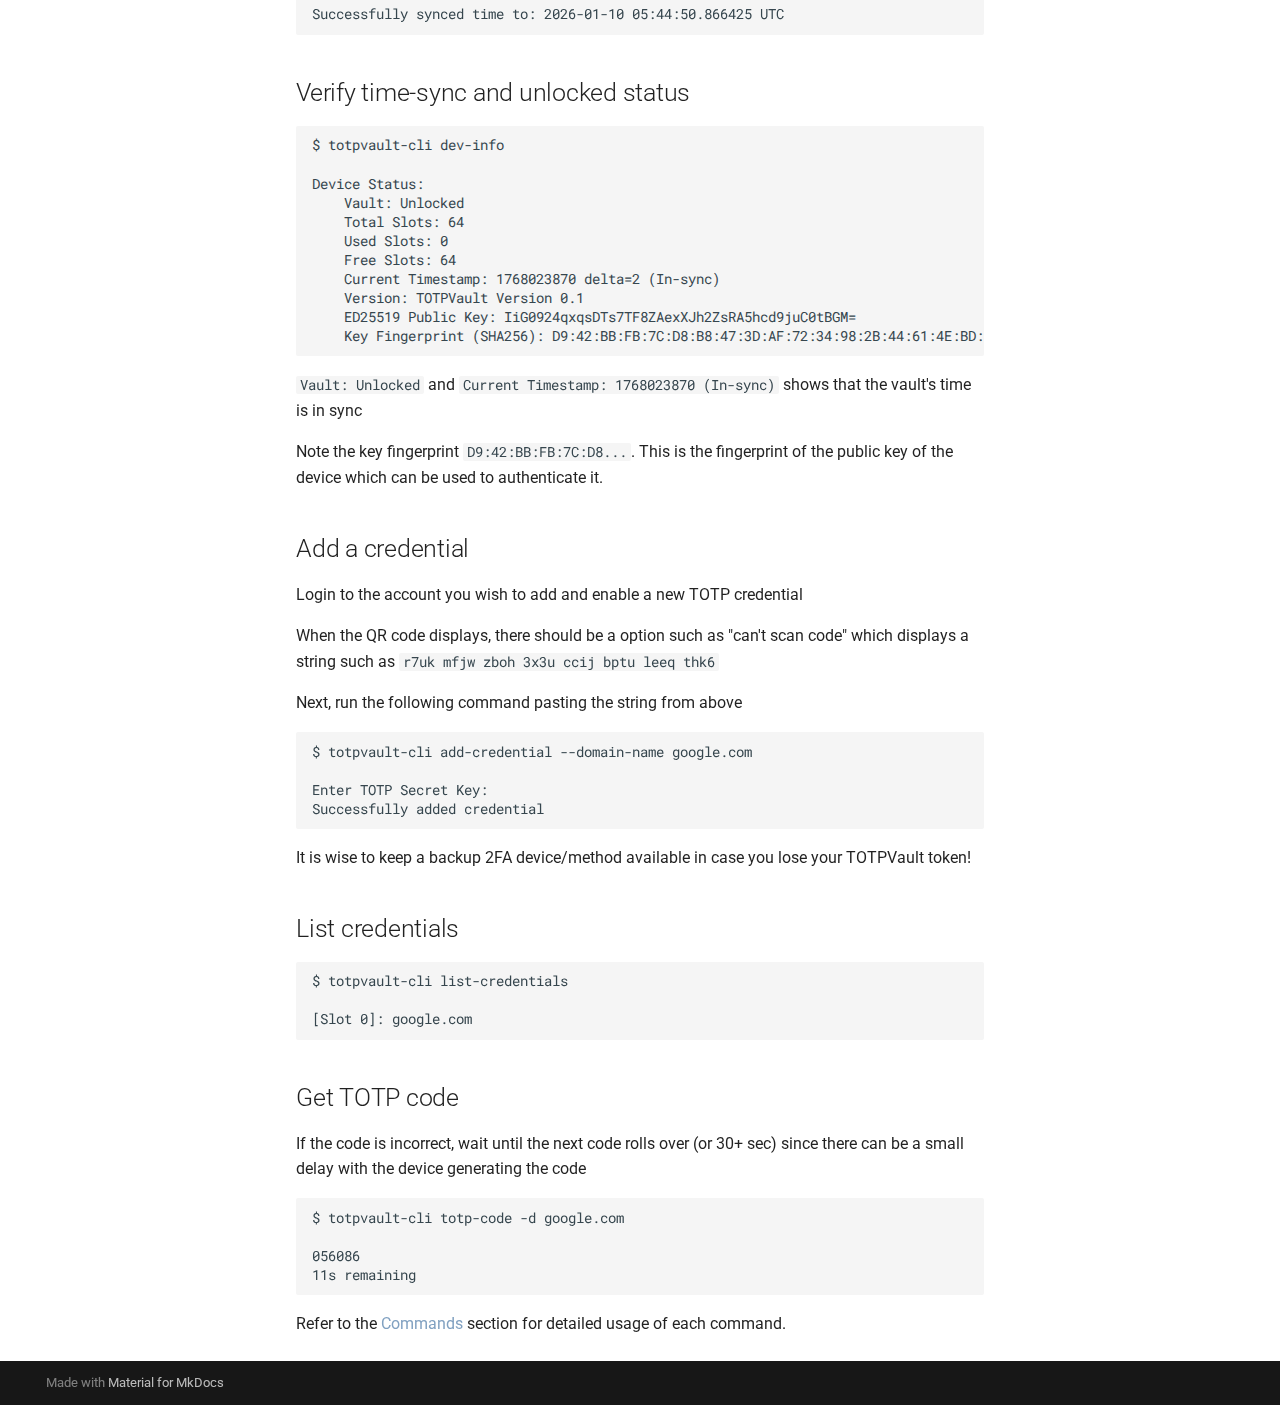
<file: getting-started/index.html>
<!doctype html>
<html lang="en" class="no-js">
  <head>
    
      <meta charset="utf-8">
      <meta name="viewport" content="width=device-width,initial-scale=1">
      
      
        <meta name="author" content="Grant Foudree">
      
      
      
        <link rel="prev" href="..">
      
      
        <link rel="next" href="../commands/">
      
      
        
      
      
      <link rel="icon" href="../assets/images/favicon.png">
      <meta name="generator" content="mkdocs-1.6.1, mkdocs-material-9.7.1">
    
    
      
        <title>Getting Started - TOTPVault</title>
      
    
    
      <link rel="stylesheet" href="../assets/stylesheets/main.484c7ddc.min.css">
      
        
        <link rel="stylesheet" href="../assets/stylesheets/palette.ab4e12ef.min.css">
      
      


    
    
      
    
    
      
        
        
        <link rel="preconnect" href="https://fonts.gstatic.com" crossorigin>
        <link rel="stylesheet" href="https://fonts.googleapis.com/css?family=Roboto:300,300i,400,400i,700,700i%7CRoboto+Mono:400,400i,700,700i&display=fallback">
        <style>:root{--md-text-font:"Roboto";--md-code-font:"Roboto Mono"}</style>
      
    
    
      <link rel="stylesheet" href="../stylesheets/extra.css">
    
    <script>__md_scope=new URL("..",location),__md_hash=e=>[...e].reduce(((e,_)=>(e<<5)-e+_.charCodeAt(0)),0),__md_get=(e,_=localStorage,t=__md_scope)=>JSON.parse(_.getItem(t.pathname+"."+e)),__md_set=(e,_,t=localStorage,a=__md_scope)=>{try{t.setItem(a.pathname+"."+e,JSON.stringify(_))}catch(e){}}</script>
    
      

    
    
  </head>
  
  
    
    
      
    
    
    
    
    <body dir="ltr" data-md-color-scheme="slate" data-md-color-primary="custom" data-md-color-accent="custom">
  
    
    <input class="md-toggle" data-md-toggle="drawer" type="checkbox" id="__drawer" autocomplete="off">
    <input class="md-toggle" data-md-toggle="search" type="checkbox" id="__search" autocomplete="off">
    <label class="md-overlay" for="__drawer"></label>
    <div data-md-component="skip">
      
        
        <a href="#getting-started" class="md-skip">
          Skip to content
        </a>
      
    </div>
    <div data-md-component="announce">
      
    </div>
    
    
      

  

<header class="md-header md-header--shadow" data-md-component="header">
  <nav class="md-header__inner md-grid" aria-label="Header">
    <a href=".." title="TOTPVault" class="md-header__button md-logo" aria-label="TOTPVault" data-md-component="logo">
      
  
  <svg xmlns="http://www.w3.org/2000/svg" viewBox="0 0 24 24"><path d="M12 8a3 3 0 0 0 3-3 3 3 0 0 0-3-3 3 3 0 0 0-3 3 3 3 0 0 0 3 3m0 3.54C9.64 9.35 6.5 8 3 8v11c3.5 0 6.64 1.35 9 3.54 2.36-2.19 5.5-3.54 9-3.54V8c-3.5 0-6.64 1.35-9 3.54"/></svg>

    </a>
    <label class="md-header__button md-icon" for="__drawer">
      
      <svg xmlns="http://www.w3.org/2000/svg" viewBox="0 0 24 24"><path d="M3 6h18v2H3zm0 5h18v2H3zm0 5h18v2H3z"/></svg>
    </label>
    <div class="md-header__title" data-md-component="header-title">
      <div class="md-header__ellipsis">
        <div class="md-header__topic">
          <span class="md-ellipsis">
            TOTPVault
          </span>
        </div>
        <div class="md-header__topic" data-md-component="header-topic">
          <span class="md-ellipsis">
            
              Getting Started
            
          </span>
        </div>
      </div>
    </div>
    
      
        <form class="md-header__option" data-md-component="palette">
  
    
    
    
    <input class="md-option" data-md-color-media="(prefers-color-scheme: dark)" data-md-color-scheme="slate" data-md-color-primary="custom" data-md-color-accent="custom"  aria-label="Switch to light mode"  type="radio" name="__palette" id="__palette_0">
    
      <label class="md-header__button md-icon" title="Switch to light mode" for="__palette_1" hidden>
        <svg xmlns="http://www.w3.org/2000/svg" viewBox="0 0 24 24"><path d="M12 18c-.89 0-1.74-.2-2.5-.55C11.56 16.5 13 14.42 13 12s-1.44-4.5-3.5-5.45C10.26 6.2 11.11 6 12 6a6 6 0 0 1 6 6 6 6 0 0 1-6 6m8-9.31V4h-4.69L12 .69 8.69 4H4v4.69L.69 12 4 15.31V20h4.69L12 23.31 15.31 20H20v-4.69L23.31 12z"/></svg>
      </label>
    
  
    
    
    
    <input class="md-option" data-md-color-media="(prefers-color-scheme: light)" data-md-color-scheme="default" data-md-color-primary="custom" data-md-color-accent="custom"  aria-label="Switch to dark mode"  type="radio" name="__palette" id="__palette_1">
    
      <label class="md-header__button md-icon" title="Switch to dark mode" for="__palette_0" hidden>
        <svg xmlns="http://www.w3.org/2000/svg" viewBox="0 0 24 24"><path d="M12 8a4 4 0 0 0-4 4 4 4 0 0 0 4 4 4 4 0 0 0 4-4 4 4 0 0 0-4-4m0 10a6 6 0 0 1-6-6 6 6 0 0 1 6-6 6 6 0 0 1 6 6 6 6 0 0 1-6 6m8-9.31V4h-4.69L12 .69 8.69 4H4v4.69L.69 12 4 15.31V20h4.69L12 23.31 15.31 20H20v-4.69L23.31 12z"/></svg>
      </label>
    
  
</form>
      
    
    
      <script>var palette=__md_get("__palette");if(palette&&palette.color){if("(prefers-color-scheme)"===palette.color.media){var media=matchMedia("(prefers-color-scheme: light)"),input=document.querySelector(media.matches?"[data-md-color-media='(prefers-color-scheme: light)']":"[data-md-color-media='(prefers-color-scheme: dark)']");palette.color.media=input.getAttribute("data-md-color-media"),palette.color.scheme=input.getAttribute("data-md-color-scheme"),palette.color.primary=input.getAttribute("data-md-color-primary"),palette.color.accent=input.getAttribute("data-md-color-accent")}for(var[key,value]of Object.entries(palette.color))document.body.setAttribute("data-md-color-"+key,value)}</script>
    
    
    
      
      
        <label class="md-header__button md-icon" for="__search">
          
          <svg xmlns="http://www.w3.org/2000/svg" viewBox="0 0 24 24"><path d="M9.5 3A6.5 6.5 0 0 1 16 9.5c0 1.61-.59 3.09-1.56 4.23l.27.27h.79l5 5-1.5 1.5-5-5v-.79l-.27-.27A6.52 6.52 0 0 1 9.5 16 6.5 6.5 0 0 1 3 9.5 6.5 6.5 0 0 1 9.5 3m0 2C7 5 5 7 5 9.5S7 14 9.5 14 14 12 14 9.5 12 5 9.5 5"/></svg>
        </label>
        <div class="md-search" data-md-component="search" role="dialog">
  <label class="md-search__overlay" for="__search"></label>
  <div class="md-search__inner" role="search">
    <form class="md-search__form" name="search">
      <input type="text" class="md-search__input" name="query" aria-label="Search" placeholder="Search" autocapitalize="off" autocorrect="off" autocomplete="off" spellcheck="false" data-md-component="search-query" required>
      <label class="md-search__icon md-icon" for="__search">
        
        <svg xmlns="http://www.w3.org/2000/svg" viewBox="0 0 24 24"><path d="M9.5 3A6.5 6.5 0 0 1 16 9.5c0 1.61-.59 3.09-1.56 4.23l.27.27h.79l5 5-1.5 1.5-5-5v-.79l-.27-.27A6.52 6.52 0 0 1 9.5 16 6.5 6.5 0 0 1 3 9.5 6.5 6.5 0 0 1 9.5 3m0 2C7 5 5 7 5 9.5S7 14 9.5 14 14 12 14 9.5 12 5 9.5 5"/></svg>
        
        <svg xmlns="http://www.w3.org/2000/svg" viewBox="0 0 24 24"><path d="M20 11v2H8l5.5 5.5-1.42 1.42L4.16 12l7.92-7.92L13.5 5.5 8 11z"/></svg>
      </label>
      <nav class="md-search__options" aria-label="Search">
        
        <button type="reset" class="md-search__icon md-icon" title="Clear" aria-label="Clear" tabindex="-1">
          
          <svg xmlns="http://www.w3.org/2000/svg" viewBox="0 0 24 24"><path d="M19 6.41 17.59 5 12 10.59 6.41 5 5 6.41 10.59 12 5 17.59 6.41 19 12 13.41 17.59 19 19 17.59 13.41 12z"/></svg>
        </button>
      </nav>
      
    </form>
    <div class="md-search__output">
      <div class="md-search__scrollwrap" tabindex="0" data-md-scrollfix>
        <div class="md-search-result" data-md-component="search-result">
          <div class="md-search-result__meta">
            Initializing search
          </div>
          <ol class="md-search-result__list" role="presentation"></ol>
        </div>
      </div>
    </div>
  </div>
</div>
      
    
    
  </nav>
  
</header>
    
    <div class="md-container" data-md-component="container">
      
      
        
          
        
      
      <main class="md-main" data-md-component="main">
        <div class="md-main__inner md-grid">
          
            
              
              <div class="md-sidebar md-sidebar--primary" data-md-component="sidebar" data-md-type="navigation" >
                <div class="md-sidebar__scrollwrap">
                  <div class="md-sidebar__inner">
                    



<nav class="md-nav md-nav--primary" aria-label="Navigation" data-md-level="0">
  <label class="md-nav__title" for="__drawer">
    <a href=".." title="TOTPVault" class="md-nav__button md-logo" aria-label="TOTPVault" data-md-component="logo">
      
  
  <svg xmlns="http://www.w3.org/2000/svg" viewBox="0 0 24 24"><path d="M12 8a3 3 0 0 0 3-3 3 3 0 0 0-3-3 3 3 0 0 0-3 3 3 3 0 0 0 3 3m0 3.54C9.64 9.35 6.5 8 3 8v11c3.5 0 6.64 1.35 9 3.54 2.36-2.19 5.5-3.54 9-3.54V8c-3.5 0-6.64 1.35-9 3.54"/></svg>

    </a>
    TOTPVault
  </label>
  
  <ul class="md-nav__list" data-md-scrollfix>
    
      
      
  
  
  
  
    <li class="md-nav__item">
      <a href=".." class="md-nav__link">
        
  
  
  <span class="md-ellipsis">
    
  
    Introduction
  

    
  </span>
  
  

      </a>
    </li>
  

    
      
      
  
  
    
  
  
  
    <li class="md-nav__item md-nav__item--active">
      
      <input class="md-nav__toggle md-toggle" type="checkbox" id="__toc">
      
      
        
      
      
        <label class="md-nav__link md-nav__link--active" for="__toc">
          
  
  
  <span class="md-ellipsis">
    
  
    Getting Started
  

    
  </span>
  
  

          <span class="md-nav__icon md-icon"></span>
        </label>
      
      <a href="./" class="md-nav__link md-nav__link--active">
        
  
  
  <span class="md-ellipsis">
    
  
    Getting Started
  

    
  </span>
  
  

      </a>
      
        

<nav class="md-nav md-nav--secondary" aria-label="Table of contents">
  
  
  
    
  
  
    <label class="md-nav__title" for="__toc">
      <span class="md-nav__icon md-icon"></span>
      Table of contents
    </label>
    <ul class="md-nav__list" data-md-component="toc" data-md-scrollfix>
      
        <li class="md-nav__item">
  <a href="#installation" class="md-nav__link">
    <span class="md-ellipsis">
      
        Installation
      
    </span>
  </a>
  
</li>
      
        <li class="md-nav__item">
  <a href="#find-the-totpvault-device" class="md-nav__link">
    <span class="md-ellipsis">
      
        Find the TOTPVault device
      
    </span>
  </a>
  
</li>
      
        <li class="md-nav__item">
  <a href="#initialize-the-vault" class="md-nav__link">
    <span class="md-ellipsis">
      
        Initialize the vault
      
    </span>
  </a>
  
</li>
      
        <li class="md-nav__item">
  <a href="#unlock-the-vault" class="md-nav__link">
    <span class="md-ellipsis">
      
        Unlock the vault
      
    </span>
  </a>
  
</li>
      
        <li class="md-nav__item">
  <a href="#sync-time" class="md-nav__link">
    <span class="md-ellipsis">
      
        Sync time
      
    </span>
  </a>
  
</li>
      
        <li class="md-nav__item">
  <a href="#verify-time-sync-and-unlocked-status" class="md-nav__link">
    <span class="md-ellipsis">
      
        Verify time-sync and unlocked status
      
    </span>
  </a>
  
</li>
      
        <li class="md-nav__item">
  <a href="#add-a-credential" class="md-nav__link">
    <span class="md-ellipsis">
      
        Add a credential
      
    </span>
  </a>
  
</li>
      
        <li class="md-nav__item">
  <a href="#list-credentials" class="md-nav__link">
    <span class="md-ellipsis">
      
        List credentials
      
    </span>
  </a>
  
</li>
      
        <li class="md-nav__item">
  <a href="#get-totp-code" class="md-nav__link">
    <span class="md-ellipsis">
      
        Get TOTP code
      
    </span>
  </a>
  
</li>
      
    </ul>
  
</nav>
      
    </li>
  

    
      
      
  
  
  
  
    <li class="md-nav__item">
      <a href="../commands/" class="md-nav__link">
        
  
  
  <span class="md-ellipsis">
    
  
    Commands
  

    
  </span>
  
  

      </a>
    </li>
  

    
      
      
  
  
  
  
    <li class="md-nav__item">
      <a href="../system-design/" class="md-nav__link">
        
  
  
  <span class="md-ellipsis">
    
  
    System Design
  

    
  </span>
  
  

      </a>
    </li>
  

    
      
      
  
  
  
  
    <li class="md-nav__item">
      <a href="../updating-firmware/" class="md-nav__link">
        
  
  
  <span class="md-ellipsis">
    
  
    Updating Firmware
  

    
  </span>
  
  

      </a>
    </li>
  

    
      
      
  
  
  
  
    <li class="md-nav__item">
      <a href="../hardware/" class="md-nav__link">
        
  
  
  <span class="md-ellipsis">
    
  
    Hardware
  

    
  </span>
  
  

      </a>
    </li>
  

    
  </ul>
</nav>
                  </div>
                </div>
              </div>
            
            
              
              <div class="md-sidebar md-sidebar--secondary" data-md-component="sidebar" data-md-type="toc" >
                <div class="md-sidebar__scrollwrap">
                  <div class="md-sidebar__inner">
                    

<nav class="md-nav md-nav--secondary" aria-label="Table of contents">
  
  
  
    
  
  
    <label class="md-nav__title" for="__toc">
      <span class="md-nav__icon md-icon"></span>
      Table of contents
    </label>
    <ul class="md-nav__list" data-md-component="toc" data-md-scrollfix>
      
        <li class="md-nav__item">
  <a href="#installation" class="md-nav__link">
    <span class="md-ellipsis">
      
        Installation
      
    </span>
  </a>
  
</li>
      
        <li class="md-nav__item">
  <a href="#find-the-totpvault-device" class="md-nav__link">
    <span class="md-ellipsis">
      
        Find the TOTPVault device
      
    </span>
  </a>
  
</li>
      
        <li class="md-nav__item">
  <a href="#initialize-the-vault" class="md-nav__link">
    <span class="md-ellipsis">
      
        Initialize the vault
      
    </span>
  </a>
  
</li>
      
        <li class="md-nav__item">
  <a href="#unlock-the-vault" class="md-nav__link">
    <span class="md-ellipsis">
      
        Unlock the vault
      
    </span>
  </a>
  
</li>
      
        <li class="md-nav__item">
  <a href="#sync-time" class="md-nav__link">
    <span class="md-ellipsis">
      
        Sync time
      
    </span>
  </a>
  
</li>
      
        <li class="md-nav__item">
  <a href="#verify-time-sync-and-unlocked-status" class="md-nav__link">
    <span class="md-ellipsis">
      
        Verify time-sync and unlocked status
      
    </span>
  </a>
  
</li>
      
        <li class="md-nav__item">
  <a href="#add-a-credential" class="md-nav__link">
    <span class="md-ellipsis">
      
        Add a credential
      
    </span>
  </a>
  
</li>
      
        <li class="md-nav__item">
  <a href="#list-credentials" class="md-nav__link">
    <span class="md-ellipsis">
      
        List credentials
      
    </span>
  </a>
  
</li>
      
        <li class="md-nav__item">
  <a href="#get-totp-code" class="md-nav__link">
    <span class="md-ellipsis">
      
        Get TOTP code
      
    </span>
  </a>
  
</li>
      
    </ul>
  
</nav>
                  </div>
                </div>
              </div>
            
          
          
            <div class="md-content" data-md-component="content">
              
              <article class="md-content__inner md-typeset">
                
                  



<h1 id="getting-started">Getting Started</h1>
<h2 id="installation">Installation</h2>
<p>First, clone the repository and build the <code>totpvault-cli</code> tool:</p>
<pre><code class="language-bash">git clone https://github.com/gfoudree/totpvault
cd totpvault/totpvault-cli
cargo build -r
</code></pre>
<p>The executable will be located at <code>target/release/totpvault-cli</code>. You can optionally move it to a directory in your <code>PATH</code> for easier access.</p>
<h2 id="find-the-totpvault-device">Find the TOTPVault device</h2>
<p>Insert the device into your computer and search for it</p>
<pre><code class="language-bash">$ totpvault-cli dev-info

Device Status:
    Vault: Locked
    Total Slots: 64
    Used Slots: 0
    Free Slots: 0
    Current Timestamp: 89 (Out-of-Sync)
    Version: TOTPVault Version 0.1
    Public Key: 2ppFZmElF9eAIi2QaJtwG9y2g3oJAPU/izSje4AbTFQ=
    Key Fingerprint: 4C:FD:D5:D2:9B:70:59:8A:...
</code></pre>
<p>If you don't see the device, try running with <code>-v</code> to see the verbose output. You can manually specify a device with <code>-p</code></p>
<h2 id="initialize-the-vault">Initialize the vault</h2>
<p>Initialize the vault with a strong password. This wipes all existing credentials in the vault, beware!</p>
<pre><code class="language-bash">$ totpvault-cli init-vault

**************** WARNING ****************
Initializing the vault will WIPE EXISTING CREDENTIALS!
Please make sure you will not be locked out of your accounts!

Do you want to continue? (yes/no):
yes
Enter vault password:
Enter vault password (confirm):
Successfully initialized vault!
</code></pre>
<h2 id="unlock-the-vault">Unlock the vault</h2>
<pre><code class="language-bash">$ totpvault-cli unlock-vault

Enter password:
Successfully unlocked vault
</code></pre>
<h2 id="sync-time">Sync time</h2>
<p>Time must be synced to the vault on power reset as there is no battery-powered clock. <strong>Inaccurate time will result in invalid TOTP codes</strong></p>
<pre><code class="language-bash">$ totpvault-cli sync-time

Successfully synced time to: 2026-01-10 05:44:50.866425 UTC
</code></pre>
<h2 id="verify-time-sync-and-unlocked-status">Verify time-sync and unlocked status</h2>
<pre><code class="language-bash">$ totpvault-cli dev-info

Device Status:
    Vault: Unlocked
    Total Slots: 64
    Used Slots: 0
    Free Slots: 64
    Current Timestamp: 1768023870 delta=2 (In-sync)
    Version: TOTPVault Version 0.1
    ED25519 Public Key: IiG0924qxqsDTs7TF8ZAexXJh2ZsRA5hcd9juC0tBGM=
    Key Fingerprint (SHA256): D9:42:BB:FB:7C:D8:B8:47:3D:AF:72:34:98:2B:44:61:4E:BD:8A:AD:32:97:52:C0:14:9C:96:63:5C:22:39:42
</code></pre>
<p><code>Vault: Unlocked</code> and <code>Current Timestamp: 1768023870 (In-sync)</code> shows that the vault's time is in sync</p>
<p>Note the key fingerprint <code>D9:42:BB:FB:7C:D8...</code>. This is the fingerprint of the public key of the device which can be used to authenticate it.</p>
<h2 id="add-a-credential">Add a credential</h2>
<p>Login to the account you wish to add and enable a new TOTP credential</p>
<p>When the QR code displays, there should be a option such as "can't scan code" which displays a string such as <code>r7uk mfjw zboh 3x3u ccij bptu leeq thk6</code></p>
<p>Next, run the following command pasting the string from above</p>
<pre><code class="language-bash">$ totpvault-cli add-credential --domain-name google.com

Enter TOTP Secret Key:
Successfully added credential
</code></pre>
<p>It is wise to keep a backup 2FA device/method available in case you lose your TOTPVault token!</p>
<h2 id="list-credentials">List credentials</h2>
<pre><code class="language-bash">$ totpvault-cli list-credentials

[Slot 0]: google.com
</code></pre>
<h2 id="get-totp-code">Get TOTP code</h2>
<p>If the code is incorrect, wait until the next code rolls over (or 30+ sec) since there can be a small delay with the device generating the code</p>
<pre><code class="language-bash">$ totpvault-cli totp-code -d google.com

056086
11s remaining
</code></pre>
<p>Refer to the <a href="../commands/">Commands</a> section for detailed usage of each command.</p>












                
              </article>
            </div>
          
          
<script>var target=document.getElementById(location.hash.slice(1));target&&target.name&&(target.checked=target.name.startsWith("__tabbed_"))</script>
        </div>
        
      </main>
      
        <footer class="md-footer">
  
  <div class="md-footer-meta md-typeset">
    <div class="md-footer-meta__inner md-grid">
      <div class="md-copyright">
  
  
    Made with
    <a href="https://squidfunk.github.io/mkdocs-material/" target="_blank" rel="noopener">
      Material for MkDocs
    </a>
  
</div>
      
    </div>
  </div>
</footer>
      
    </div>
    <div class="md-dialog" data-md-component="dialog">
      <div class="md-dialog__inner md-typeset"></div>
    </div>
    
    
    
      
      
      <script id="__config" type="application/json">{"annotate": null, "base": "..", "features": [], "search": "../assets/javascripts/workers/search.2c215733.min.js", "tags": null, "translations": {"clipboard.copied": "Copied to clipboard", "clipboard.copy": "Copy to clipboard", "search.result.more.one": "1 more on this page", "search.result.more.other": "# more on this page", "search.result.none": "No matching documents", "search.result.one": "1 matching document", "search.result.other": "# matching documents", "search.result.placeholder": "Type to start searching", "search.result.term.missing": "Missing", "select.version": "Select version"}, "version": null}</script>
    
    
      <script src="../assets/javascripts/bundle.79ae519e.min.js"></script>
      
    
  </body>
</html>
</file>
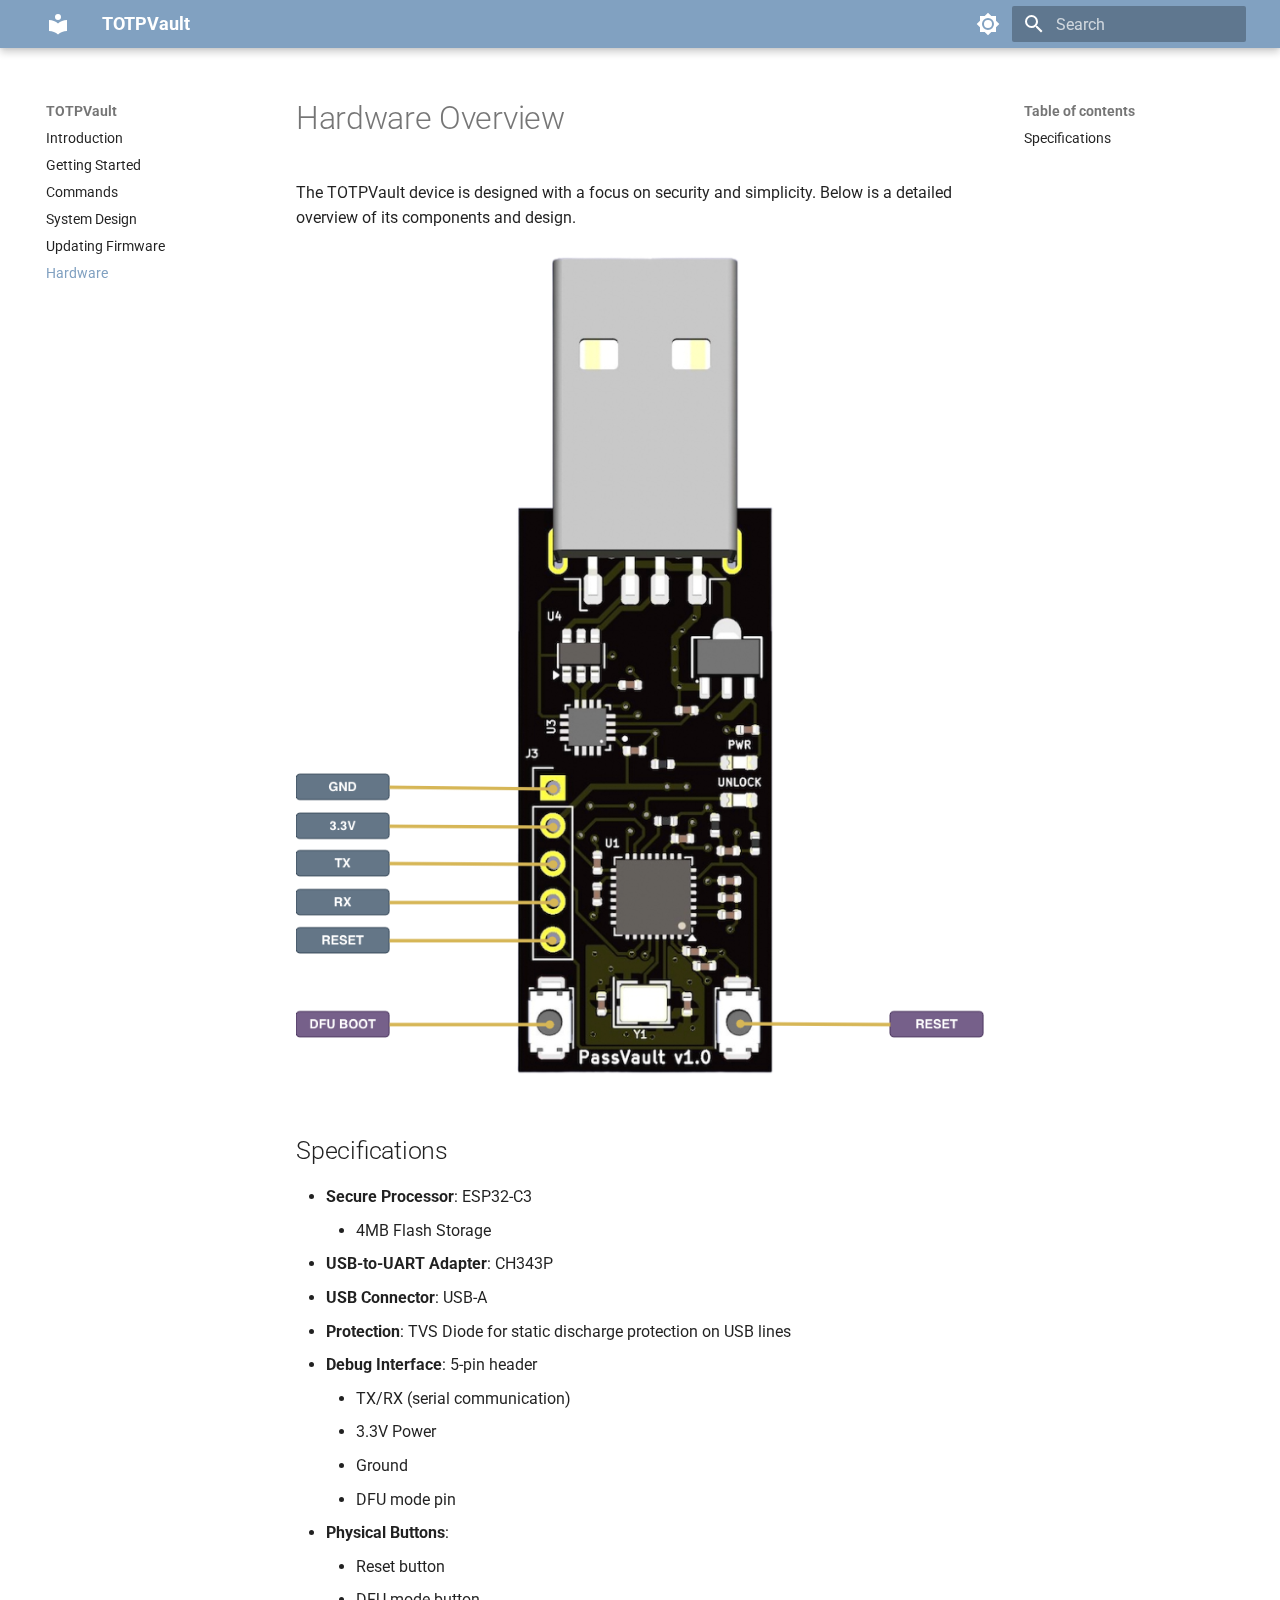
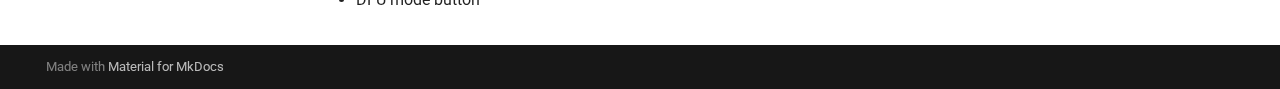
<file: hardware/index.html>
<!doctype html>
<html lang="en" class="no-js">
  <head>
    
      <meta charset="utf-8">
      <meta name="viewport" content="width=device-width,initial-scale=1">
      
      
        <meta name="author" content="Grant Foudree">
      
      
      
        <link rel="prev" href="../updating-firmware/">
      
      
      
        
      
      
      <link rel="icon" href="../assets/images/favicon.png">
      <meta name="generator" content="mkdocs-1.6.1, mkdocs-material-9.7.1">
    
    
      
        <title>Hardware - TOTPVault</title>
      
    
    
      <link rel="stylesheet" href="../assets/stylesheets/main.484c7ddc.min.css">
      
        
        <link rel="stylesheet" href="../assets/stylesheets/palette.ab4e12ef.min.css">
      
      


    
    
      
    
    
      
        
        
        <link rel="preconnect" href="https://fonts.gstatic.com" crossorigin>
        <link rel="stylesheet" href="https://fonts.googleapis.com/css?family=Roboto:300,300i,400,400i,700,700i%7CRoboto+Mono:400,400i,700,700i&display=fallback">
        <style>:root{--md-text-font:"Roboto";--md-code-font:"Roboto Mono"}</style>
      
    
    
      <link rel="stylesheet" href="../stylesheets/extra.css">
    
    <script>__md_scope=new URL("..",location),__md_hash=e=>[...e].reduce(((e,_)=>(e<<5)-e+_.charCodeAt(0)),0),__md_get=(e,_=localStorage,t=__md_scope)=>JSON.parse(_.getItem(t.pathname+"."+e)),__md_set=(e,_,t=localStorage,a=__md_scope)=>{try{t.setItem(a.pathname+"."+e,JSON.stringify(_))}catch(e){}}</script>
    
      

    
    
  </head>
  
  
    
    
      
    
    
    
    
    <body dir="ltr" data-md-color-scheme="slate" data-md-color-primary="custom" data-md-color-accent="custom">
  
    
    <input class="md-toggle" data-md-toggle="drawer" type="checkbox" id="__drawer" autocomplete="off">
    <input class="md-toggle" data-md-toggle="search" type="checkbox" id="__search" autocomplete="off">
    <label class="md-overlay" for="__drawer"></label>
    <div data-md-component="skip">
      
        
        <a href="#hardware-overview" class="md-skip">
          Skip to content
        </a>
      
    </div>
    <div data-md-component="announce">
      
    </div>
    
    
      

  

<header class="md-header md-header--shadow" data-md-component="header">
  <nav class="md-header__inner md-grid" aria-label="Header">
    <a href=".." title="TOTPVault" class="md-header__button md-logo" aria-label="TOTPVault" data-md-component="logo">
      
  
  <svg xmlns="http://www.w3.org/2000/svg" viewBox="0 0 24 24"><path d="M12 8a3 3 0 0 0 3-3 3 3 0 0 0-3-3 3 3 0 0 0-3 3 3 3 0 0 0 3 3m0 3.54C9.64 9.35 6.5 8 3 8v11c3.5 0 6.64 1.35 9 3.54 2.36-2.19 5.5-3.54 9-3.54V8c-3.5 0-6.64 1.35-9 3.54"/></svg>

    </a>
    <label class="md-header__button md-icon" for="__drawer">
      
      <svg xmlns="http://www.w3.org/2000/svg" viewBox="0 0 24 24"><path d="M3 6h18v2H3zm0 5h18v2H3zm0 5h18v2H3z"/></svg>
    </label>
    <div class="md-header__title" data-md-component="header-title">
      <div class="md-header__ellipsis">
        <div class="md-header__topic">
          <span class="md-ellipsis">
            TOTPVault
          </span>
        </div>
        <div class="md-header__topic" data-md-component="header-topic">
          <span class="md-ellipsis">
            
              Hardware
            
          </span>
        </div>
      </div>
    </div>
    
      
        <form class="md-header__option" data-md-component="palette">
  
    
    
    
    <input class="md-option" data-md-color-media="(prefers-color-scheme: dark)" data-md-color-scheme="slate" data-md-color-primary="custom" data-md-color-accent="custom"  aria-label="Switch to light mode"  type="radio" name="__palette" id="__palette_0">
    
      <label class="md-header__button md-icon" title="Switch to light mode" for="__palette_1" hidden>
        <svg xmlns="http://www.w3.org/2000/svg" viewBox="0 0 24 24"><path d="M12 18c-.89 0-1.74-.2-2.5-.55C11.56 16.5 13 14.42 13 12s-1.44-4.5-3.5-5.45C10.26 6.2 11.11 6 12 6a6 6 0 0 1 6 6 6 6 0 0 1-6 6m8-9.31V4h-4.69L12 .69 8.69 4H4v4.69L.69 12 4 15.31V20h4.69L12 23.31 15.31 20H20v-4.69L23.31 12z"/></svg>
      </label>
    
  
    
    
    
    <input class="md-option" data-md-color-media="(prefers-color-scheme: light)" data-md-color-scheme="default" data-md-color-primary="custom" data-md-color-accent="custom"  aria-label="Switch to dark mode"  type="radio" name="__palette" id="__palette_1">
    
      <label class="md-header__button md-icon" title="Switch to dark mode" for="__palette_0" hidden>
        <svg xmlns="http://www.w3.org/2000/svg" viewBox="0 0 24 24"><path d="M12 8a4 4 0 0 0-4 4 4 4 0 0 0 4 4 4 4 0 0 0 4-4 4 4 0 0 0-4-4m0 10a6 6 0 0 1-6-6 6 6 0 0 1 6-6 6 6 0 0 1 6 6 6 6 0 0 1-6 6m8-9.31V4h-4.69L12 .69 8.69 4H4v4.69L.69 12 4 15.31V20h4.69L12 23.31 15.31 20H20v-4.69L23.31 12z"/></svg>
      </label>
    
  
</form>
      
    
    
      <script>var palette=__md_get("__palette");if(palette&&palette.color){if("(prefers-color-scheme)"===palette.color.media){var media=matchMedia("(prefers-color-scheme: light)"),input=document.querySelector(media.matches?"[data-md-color-media='(prefers-color-scheme: light)']":"[data-md-color-media='(prefers-color-scheme: dark)']");palette.color.media=input.getAttribute("data-md-color-media"),palette.color.scheme=input.getAttribute("data-md-color-scheme"),palette.color.primary=input.getAttribute("data-md-color-primary"),palette.color.accent=input.getAttribute("data-md-color-accent")}for(var[key,value]of Object.entries(palette.color))document.body.setAttribute("data-md-color-"+key,value)}</script>
    
    
    
      
      
        <label class="md-header__button md-icon" for="__search">
          
          <svg xmlns="http://www.w3.org/2000/svg" viewBox="0 0 24 24"><path d="M9.5 3A6.5 6.5 0 0 1 16 9.5c0 1.61-.59 3.09-1.56 4.23l.27.27h.79l5 5-1.5 1.5-5-5v-.79l-.27-.27A6.52 6.52 0 0 1 9.5 16 6.5 6.5 0 0 1 3 9.5 6.5 6.5 0 0 1 9.5 3m0 2C7 5 5 7 5 9.5S7 14 9.5 14 14 12 14 9.5 12 5 9.5 5"/></svg>
        </label>
        <div class="md-search" data-md-component="search" role="dialog">
  <label class="md-search__overlay" for="__search"></label>
  <div class="md-search__inner" role="search">
    <form class="md-search__form" name="search">
      <input type="text" class="md-search__input" name="query" aria-label="Search" placeholder="Search" autocapitalize="off" autocorrect="off" autocomplete="off" spellcheck="false" data-md-component="search-query" required>
      <label class="md-search__icon md-icon" for="__search">
        
        <svg xmlns="http://www.w3.org/2000/svg" viewBox="0 0 24 24"><path d="M9.5 3A6.5 6.5 0 0 1 16 9.5c0 1.61-.59 3.09-1.56 4.23l.27.27h.79l5 5-1.5 1.5-5-5v-.79l-.27-.27A6.52 6.52 0 0 1 9.5 16 6.5 6.5 0 0 1 3 9.5 6.5 6.5 0 0 1 9.5 3m0 2C7 5 5 7 5 9.5S7 14 9.5 14 14 12 14 9.5 12 5 9.5 5"/></svg>
        
        <svg xmlns="http://www.w3.org/2000/svg" viewBox="0 0 24 24"><path d="M20 11v2H8l5.5 5.5-1.42 1.42L4.16 12l7.92-7.92L13.5 5.5 8 11z"/></svg>
      </label>
      <nav class="md-search__options" aria-label="Search">
        
        <button type="reset" class="md-search__icon md-icon" title="Clear" aria-label="Clear" tabindex="-1">
          
          <svg xmlns="http://www.w3.org/2000/svg" viewBox="0 0 24 24"><path d="M19 6.41 17.59 5 12 10.59 6.41 5 5 6.41 10.59 12 5 17.59 6.41 19 12 13.41 17.59 19 19 17.59 13.41 12z"/></svg>
        </button>
      </nav>
      
    </form>
    <div class="md-search__output">
      <div class="md-search__scrollwrap" tabindex="0" data-md-scrollfix>
        <div class="md-search-result" data-md-component="search-result">
          <div class="md-search-result__meta">
            Initializing search
          </div>
          <ol class="md-search-result__list" role="presentation"></ol>
        </div>
      </div>
    </div>
  </div>
</div>
      
    
    
  </nav>
  
</header>
    
    <div class="md-container" data-md-component="container">
      
      
        
          
        
      
      <main class="md-main" data-md-component="main">
        <div class="md-main__inner md-grid">
          
            
              
              <div class="md-sidebar md-sidebar--primary" data-md-component="sidebar" data-md-type="navigation" >
                <div class="md-sidebar__scrollwrap">
                  <div class="md-sidebar__inner">
                    



<nav class="md-nav md-nav--primary" aria-label="Navigation" data-md-level="0">
  <label class="md-nav__title" for="__drawer">
    <a href=".." title="TOTPVault" class="md-nav__button md-logo" aria-label="TOTPVault" data-md-component="logo">
      
  
  <svg xmlns="http://www.w3.org/2000/svg" viewBox="0 0 24 24"><path d="M12 8a3 3 0 0 0 3-3 3 3 0 0 0-3-3 3 3 0 0 0-3 3 3 3 0 0 0 3 3m0 3.54C9.64 9.35 6.5 8 3 8v11c3.5 0 6.64 1.35 9 3.54 2.36-2.19 5.5-3.54 9-3.54V8c-3.5 0-6.64 1.35-9 3.54"/></svg>

    </a>
    TOTPVault
  </label>
  
  <ul class="md-nav__list" data-md-scrollfix>
    
      
      
  
  
  
  
    <li class="md-nav__item">
      <a href=".." class="md-nav__link">
        
  
  
  <span class="md-ellipsis">
    
  
    Introduction
  

    
  </span>
  
  

      </a>
    </li>
  

    
      
      
  
  
  
  
    <li class="md-nav__item">
      <a href="../getting-started/" class="md-nav__link">
        
  
  
  <span class="md-ellipsis">
    
  
    Getting Started
  

    
  </span>
  
  

      </a>
    </li>
  

    
      
      
  
  
  
  
    <li class="md-nav__item">
      <a href="../commands/" class="md-nav__link">
        
  
  
  <span class="md-ellipsis">
    
  
    Commands
  

    
  </span>
  
  

      </a>
    </li>
  

    
      
      
  
  
  
  
    <li class="md-nav__item">
      <a href="../system-design/" class="md-nav__link">
        
  
  
  <span class="md-ellipsis">
    
  
    System Design
  

    
  </span>
  
  

      </a>
    </li>
  

    
      
      
  
  
  
  
    <li class="md-nav__item">
      <a href="../updating-firmware/" class="md-nav__link">
        
  
  
  <span class="md-ellipsis">
    
  
    Updating Firmware
  

    
  </span>
  
  

      </a>
    </li>
  

    
      
      
  
  
    
  
  
  
    <li class="md-nav__item md-nav__item--active">
      
      <input class="md-nav__toggle md-toggle" type="checkbox" id="__toc">
      
      
        
      
      
        <label class="md-nav__link md-nav__link--active" for="__toc">
          
  
  
  <span class="md-ellipsis">
    
  
    Hardware
  

    
  </span>
  
  

          <span class="md-nav__icon md-icon"></span>
        </label>
      
      <a href="./" class="md-nav__link md-nav__link--active">
        
  
  
  <span class="md-ellipsis">
    
  
    Hardware
  

    
  </span>
  
  

      </a>
      
        

<nav class="md-nav md-nav--secondary" aria-label="Table of contents">
  
  
  
    
  
  
    <label class="md-nav__title" for="__toc">
      <span class="md-nav__icon md-icon"></span>
      Table of contents
    </label>
    <ul class="md-nav__list" data-md-component="toc" data-md-scrollfix>
      
        <li class="md-nav__item">
  <a href="#specifications" class="md-nav__link">
    <span class="md-ellipsis">
      
        Specifications
      
    </span>
  </a>
  
</li>
      
    </ul>
  
</nav>
      
    </li>
  

    
  </ul>
</nav>
                  </div>
                </div>
              </div>
            
            
              
              <div class="md-sidebar md-sidebar--secondary" data-md-component="sidebar" data-md-type="toc" >
                <div class="md-sidebar__scrollwrap">
                  <div class="md-sidebar__inner">
                    

<nav class="md-nav md-nav--secondary" aria-label="Table of contents">
  
  
  
    
  
  
    <label class="md-nav__title" for="__toc">
      <span class="md-nav__icon md-icon"></span>
      Table of contents
    </label>
    <ul class="md-nav__list" data-md-component="toc" data-md-scrollfix>
      
        <li class="md-nav__item">
  <a href="#specifications" class="md-nav__link">
    <span class="md-ellipsis">
      
        Specifications
      
    </span>
  </a>
  
</li>
      
    </ul>
  
</nav>
                  </div>
                </div>
              </div>
            
          
          
            <div class="md-content" data-md-component="content">
              
              <article class="md-content__inner md-typeset">
                
                  



<h1 id="hardware-overview">Hardware Overview</h1>
<p>The TOTPVault device is designed with a focus on security and simplicity. Below is a detailed overview of its components and design.</p>
<p><img alt="TOTPVault PCB Render" src="../images/breakout.png" /></p>
<h2 id="specifications">Specifications</h2>
<ul>
<li><strong>Secure Processor</strong>: ESP32-C3<ul>
<li>4MB Flash Storage</li>
</ul>
</li>
<li><strong>USB-to-UART Adapter</strong>: CH343P</li>
<li><strong>USB Connector</strong>: USB-A</li>
<li><strong>Protection</strong>: TVS Diode for static discharge protection on USB lines</li>
<li><strong>Debug Interface</strong>: 5-pin header<ul>
<li>TX/RX (serial communication)</li>
<li>3.3V Power</li>
<li>Ground</li>
<li>DFU mode pin</li>
</ul>
</li>
<li><strong>Physical Buttons</strong>:<ul>
<li>Reset button</li>
<li>DFU mode button</li>
</ul>
</li>
</ul>












                
              </article>
            </div>
          
          
<script>var target=document.getElementById(location.hash.slice(1));target&&target.name&&(target.checked=target.name.startsWith("__tabbed_"))</script>
        </div>
        
      </main>
      
        <footer class="md-footer">
  
  <div class="md-footer-meta md-typeset">
    <div class="md-footer-meta__inner md-grid">
      <div class="md-copyright">
  
  
    Made with
    <a href="https://squidfunk.github.io/mkdocs-material/" target="_blank" rel="noopener">
      Material for MkDocs
    </a>
  
</div>
      
    </div>
  </div>
</footer>
      
    </div>
    <div class="md-dialog" data-md-component="dialog">
      <div class="md-dialog__inner md-typeset"></div>
    </div>
    
    
    
      
      
      <script id="__config" type="application/json">{"annotate": null, "base": "..", "features": [], "search": "../assets/javascripts/workers/search.2c215733.min.js", "tags": null, "translations": {"clipboard.copied": "Copied to clipboard", "clipboard.copy": "Copy to clipboard", "search.result.more.one": "1 more on this page", "search.result.more.other": "# more on this page", "search.result.none": "No matching documents", "search.result.one": "1 matching document", "search.result.other": "# matching documents", "search.result.placeholder": "Type to start searching", "search.result.term.missing": "Missing", "select.version": "Select version"}, "version": null}</script>
    
    
      <script src="../assets/javascripts/bundle.79ae519e.min.js"></script>
      
    
  </body>
</html>
</file>
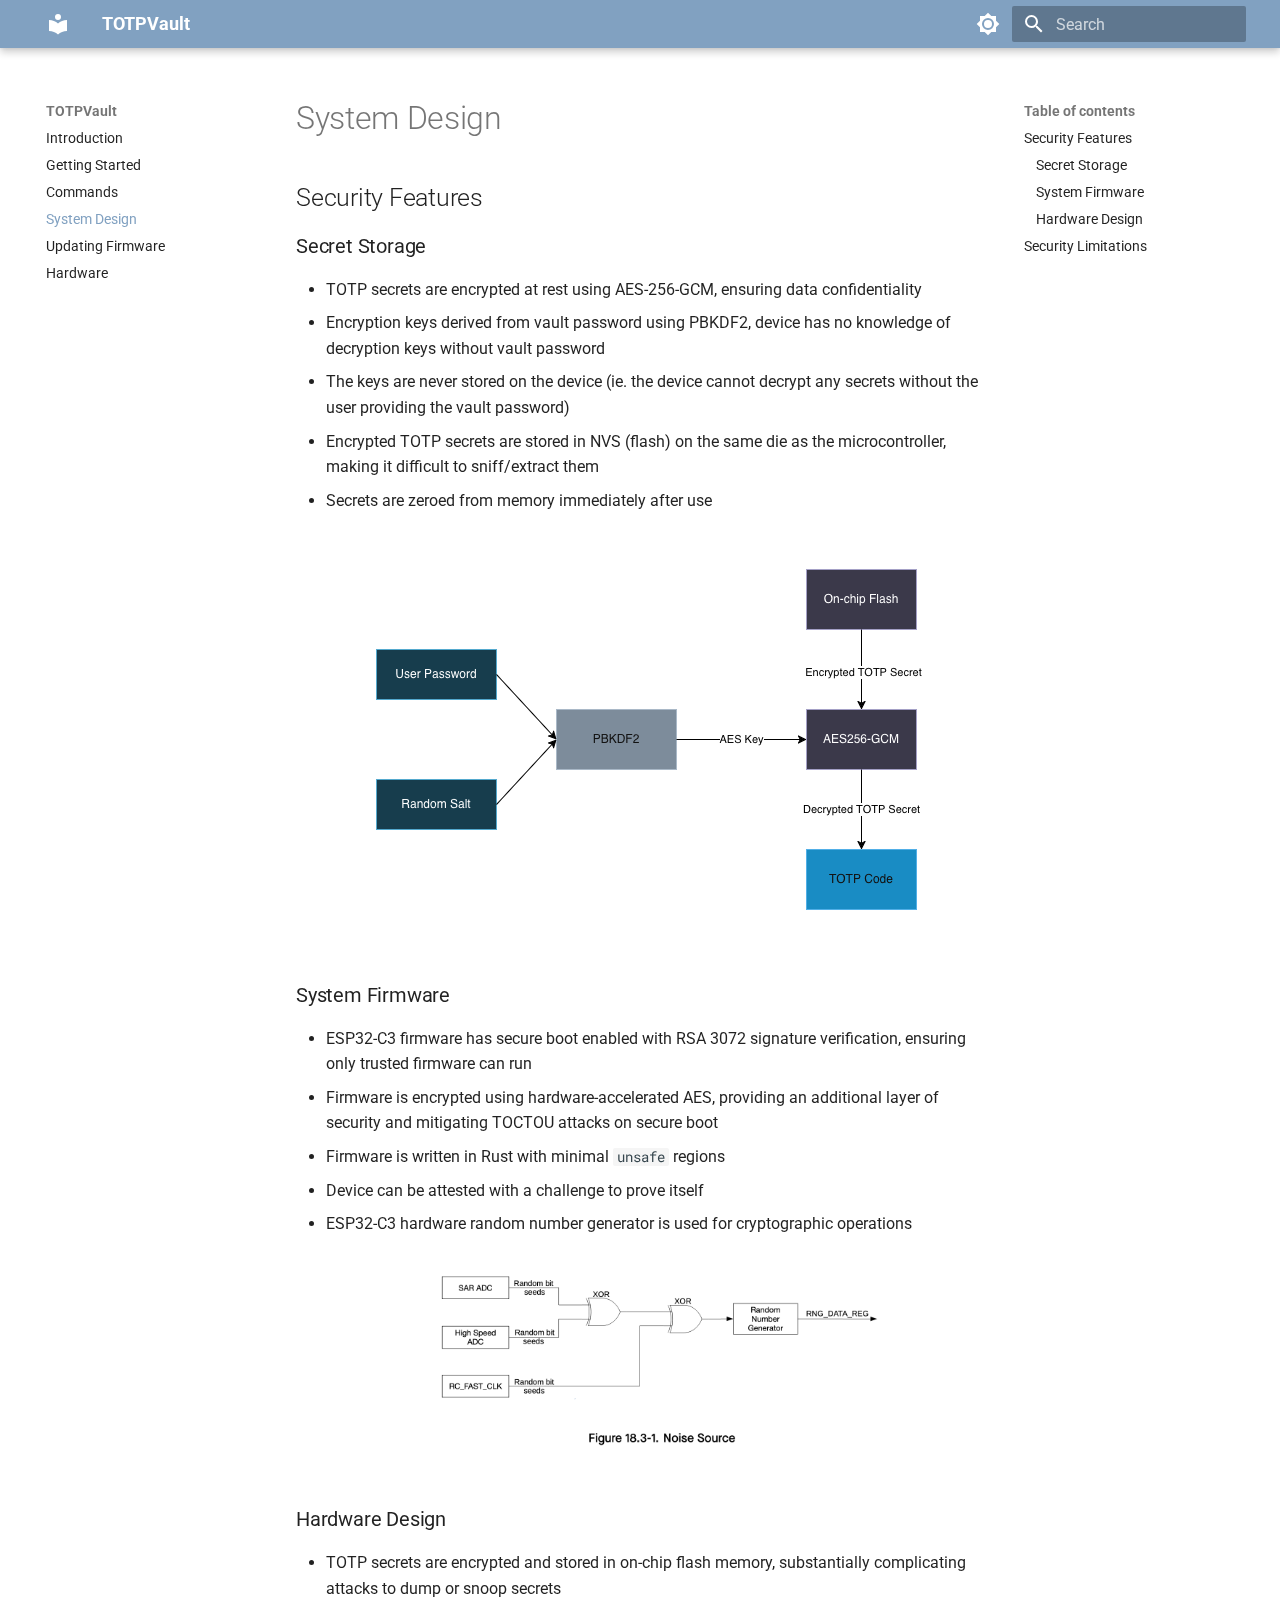
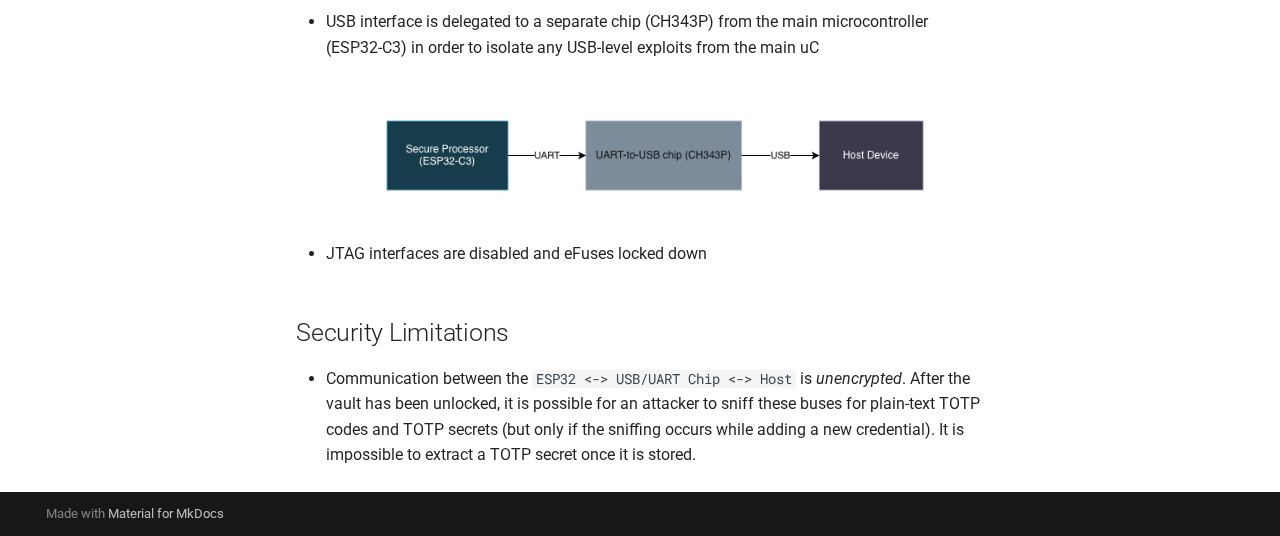
<file: system-design/index.html>
<!doctype html>
<html lang="en" class="no-js">
  <head>
    
      <meta charset="utf-8">
      <meta name="viewport" content="width=device-width,initial-scale=1">
      
      
        <meta name="author" content="Grant Foudree">
      
      
      
        <link rel="prev" href="../commands/">
      
      
        <link rel="next" href="../updating-firmware/">
      
      
        
      
      
      <link rel="icon" href="../assets/images/favicon.png">
      <meta name="generator" content="mkdocs-1.6.1, mkdocs-material-9.7.1">
    
    
      
        <title>System Design - TOTPVault</title>
      
    
    
      <link rel="stylesheet" href="../assets/stylesheets/main.484c7ddc.min.css">
      
        
        <link rel="stylesheet" href="../assets/stylesheets/palette.ab4e12ef.min.css">
      
      


    
    
      
    
    
      
        
        
        <link rel="preconnect" href="https://fonts.gstatic.com" crossorigin>
        <link rel="stylesheet" href="https://fonts.googleapis.com/css?family=Roboto:300,300i,400,400i,700,700i%7CRoboto+Mono:400,400i,700,700i&display=fallback">
        <style>:root{--md-text-font:"Roboto";--md-code-font:"Roboto Mono"}</style>
      
    
    
      <link rel="stylesheet" href="../stylesheets/extra.css">
    
    <script>__md_scope=new URL("..",location),__md_hash=e=>[...e].reduce(((e,_)=>(e<<5)-e+_.charCodeAt(0)),0),__md_get=(e,_=localStorage,t=__md_scope)=>JSON.parse(_.getItem(t.pathname+"."+e)),__md_set=(e,_,t=localStorage,a=__md_scope)=>{try{t.setItem(a.pathname+"."+e,JSON.stringify(_))}catch(e){}}</script>
    
      

    
    
  </head>
  
  
    
    
      
    
    
    
    
    <body dir="ltr" data-md-color-scheme="slate" data-md-color-primary="custom" data-md-color-accent="custom">
  
    
    <input class="md-toggle" data-md-toggle="drawer" type="checkbox" id="__drawer" autocomplete="off">
    <input class="md-toggle" data-md-toggle="search" type="checkbox" id="__search" autocomplete="off">
    <label class="md-overlay" for="__drawer"></label>
    <div data-md-component="skip">
      
        
        <a href="#system-design" class="md-skip">
          Skip to content
        </a>
      
    </div>
    <div data-md-component="announce">
      
    </div>
    
    
      

  

<header class="md-header md-header--shadow" data-md-component="header">
  <nav class="md-header__inner md-grid" aria-label="Header">
    <a href=".." title="TOTPVault" class="md-header__button md-logo" aria-label="TOTPVault" data-md-component="logo">
      
  
  <svg xmlns="http://www.w3.org/2000/svg" viewBox="0 0 24 24"><path d="M12 8a3 3 0 0 0 3-3 3 3 0 0 0-3-3 3 3 0 0 0-3 3 3 3 0 0 0 3 3m0 3.54C9.64 9.35 6.5 8 3 8v11c3.5 0 6.64 1.35 9 3.54 2.36-2.19 5.5-3.54 9-3.54V8c-3.5 0-6.64 1.35-9 3.54"/></svg>

    </a>
    <label class="md-header__button md-icon" for="__drawer">
      
      <svg xmlns="http://www.w3.org/2000/svg" viewBox="0 0 24 24"><path d="M3 6h18v2H3zm0 5h18v2H3zm0 5h18v2H3z"/></svg>
    </label>
    <div class="md-header__title" data-md-component="header-title">
      <div class="md-header__ellipsis">
        <div class="md-header__topic">
          <span class="md-ellipsis">
            TOTPVault
          </span>
        </div>
        <div class="md-header__topic" data-md-component="header-topic">
          <span class="md-ellipsis">
            
              System Design
            
          </span>
        </div>
      </div>
    </div>
    
      
        <form class="md-header__option" data-md-component="palette">
  
    
    
    
    <input class="md-option" data-md-color-media="(prefers-color-scheme: dark)" data-md-color-scheme="slate" data-md-color-primary="custom" data-md-color-accent="custom"  aria-label="Switch to light mode"  type="radio" name="__palette" id="__palette_0">
    
      <label class="md-header__button md-icon" title="Switch to light mode" for="__palette_1" hidden>
        <svg xmlns="http://www.w3.org/2000/svg" viewBox="0 0 24 24"><path d="M12 18c-.89 0-1.74-.2-2.5-.55C11.56 16.5 13 14.42 13 12s-1.44-4.5-3.5-5.45C10.26 6.2 11.11 6 12 6a6 6 0 0 1 6 6 6 6 0 0 1-6 6m8-9.31V4h-4.69L12 .69 8.69 4H4v4.69L.69 12 4 15.31V20h4.69L12 23.31 15.31 20H20v-4.69L23.31 12z"/></svg>
      </label>
    
  
    
    
    
    <input class="md-option" data-md-color-media="(prefers-color-scheme: light)" data-md-color-scheme="default" data-md-color-primary="custom" data-md-color-accent="custom"  aria-label="Switch to dark mode"  type="radio" name="__palette" id="__palette_1">
    
      <label class="md-header__button md-icon" title="Switch to dark mode" for="__palette_0" hidden>
        <svg xmlns="http://www.w3.org/2000/svg" viewBox="0 0 24 24"><path d="M12 8a4 4 0 0 0-4 4 4 4 0 0 0 4 4 4 4 0 0 0 4-4 4 4 0 0 0-4-4m0 10a6 6 0 0 1-6-6 6 6 0 0 1 6-6 6 6 0 0 1 6 6 6 6 0 0 1-6 6m8-9.31V4h-4.69L12 .69 8.69 4H4v4.69L.69 12 4 15.31V20h4.69L12 23.31 15.31 20H20v-4.69L23.31 12z"/></svg>
      </label>
    
  
</form>
      
    
    
      <script>var palette=__md_get("__palette");if(palette&&palette.color){if("(prefers-color-scheme)"===palette.color.media){var media=matchMedia("(prefers-color-scheme: light)"),input=document.querySelector(media.matches?"[data-md-color-media='(prefers-color-scheme: light)']":"[data-md-color-media='(prefers-color-scheme: dark)']");palette.color.media=input.getAttribute("data-md-color-media"),palette.color.scheme=input.getAttribute("data-md-color-scheme"),palette.color.primary=input.getAttribute("data-md-color-primary"),palette.color.accent=input.getAttribute("data-md-color-accent")}for(var[key,value]of Object.entries(palette.color))document.body.setAttribute("data-md-color-"+key,value)}</script>
    
    
    
      
      
        <label class="md-header__button md-icon" for="__search">
          
          <svg xmlns="http://www.w3.org/2000/svg" viewBox="0 0 24 24"><path d="M9.5 3A6.5 6.5 0 0 1 16 9.5c0 1.61-.59 3.09-1.56 4.23l.27.27h.79l5 5-1.5 1.5-5-5v-.79l-.27-.27A6.52 6.52 0 0 1 9.5 16 6.5 6.5 0 0 1 3 9.5 6.5 6.5 0 0 1 9.5 3m0 2C7 5 5 7 5 9.5S7 14 9.5 14 14 12 14 9.5 12 5 9.5 5"/></svg>
        </label>
        <div class="md-search" data-md-component="search" role="dialog">
  <label class="md-search__overlay" for="__search"></label>
  <div class="md-search__inner" role="search">
    <form class="md-search__form" name="search">
      <input type="text" class="md-search__input" name="query" aria-label="Search" placeholder="Search" autocapitalize="off" autocorrect="off" autocomplete="off" spellcheck="false" data-md-component="search-query" required>
      <label class="md-search__icon md-icon" for="__search">
        
        <svg xmlns="http://www.w3.org/2000/svg" viewBox="0 0 24 24"><path d="M9.5 3A6.5 6.5 0 0 1 16 9.5c0 1.61-.59 3.09-1.56 4.23l.27.27h.79l5 5-1.5 1.5-5-5v-.79l-.27-.27A6.52 6.52 0 0 1 9.5 16 6.5 6.5 0 0 1 3 9.5 6.5 6.5 0 0 1 9.5 3m0 2C7 5 5 7 5 9.5S7 14 9.5 14 14 12 14 9.5 12 5 9.5 5"/></svg>
        
        <svg xmlns="http://www.w3.org/2000/svg" viewBox="0 0 24 24"><path d="M20 11v2H8l5.5 5.5-1.42 1.42L4.16 12l7.92-7.92L13.5 5.5 8 11z"/></svg>
      </label>
      <nav class="md-search__options" aria-label="Search">
        
        <button type="reset" class="md-search__icon md-icon" title="Clear" aria-label="Clear" tabindex="-1">
          
          <svg xmlns="http://www.w3.org/2000/svg" viewBox="0 0 24 24"><path d="M19 6.41 17.59 5 12 10.59 6.41 5 5 6.41 10.59 12 5 17.59 6.41 19 12 13.41 17.59 19 19 17.59 13.41 12z"/></svg>
        </button>
      </nav>
      
    </form>
    <div class="md-search__output">
      <div class="md-search__scrollwrap" tabindex="0" data-md-scrollfix>
        <div class="md-search-result" data-md-component="search-result">
          <div class="md-search-result__meta">
            Initializing search
          </div>
          <ol class="md-search-result__list" role="presentation"></ol>
        </div>
      </div>
    </div>
  </div>
</div>
      
    
    
  </nav>
  
</header>
    
    <div class="md-container" data-md-component="container">
      
      
        
          
        
      
      <main class="md-main" data-md-component="main">
        <div class="md-main__inner md-grid">
          
            
              
              <div class="md-sidebar md-sidebar--primary" data-md-component="sidebar" data-md-type="navigation" >
                <div class="md-sidebar__scrollwrap">
                  <div class="md-sidebar__inner">
                    



<nav class="md-nav md-nav--primary" aria-label="Navigation" data-md-level="0">
  <label class="md-nav__title" for="__drawer">
    <a href=".." title="TOTPVault" class="md-nav__button md-logo" aria-label="TOTPVault" data-md-component="logo">
      
  
  <svg xmlns="http://www.w3.org/2000/svg" viewBox="0 0 24 24"><path d="M12 8a3 3 0 0 0 3-3 3 3 0 0 0-3-3 3 3 0 0 0-3 3 3 3 0 0 0 3 3m0 3.54C9.64 9.35 6.5 8 3 8v11c3.5 0 6.64 1.35 9 3.54 2.36-2.19 5.5-3.54 9-3.54V8c-3.5 0-6.64 1.35-9 3.54"/></svg>

    </a>
    TOTPVault
  </label>
  
  <ul class="md-nav__list" data-md-scrollfix>
    
      
      
  
  
  
  
    <li class="md-nav__item">
      <a href=".." class="md-nav__link">
        
  
  
  <span class="md-ellipsis">
    
  
    Introduction
  

    
  </span>
  
  

      </a>
    </li>
  

    
      
      
  
  
  
  
    <li class="md-nav__item">
      <a href="../getting-started/" class="md-nav__link">
        
  
  
  <span class="md-ellipsis">
    
  
    Getting Started
  

    
  </span>
  
  

      </a>
    </li>
  

    
      
      
  
  
  
  
    <li class="md-nav__item">
      <a href="../commands/" class="md-nav__link">
        
  
  
  <span class="md-ellipsis">
    
  
    Commands
  

    
  </span>
  
  

      </a>
    </li>
  

    
      
      
  
  
    
  
  
  
    <li class="md-nav__item md-nav__item--active">
      
      <input class="md-nav__toggle md-toggle" type="checkbox" id="__toc">
      
      
        
      
      
        <label class="md-nav__link md-nav__link--active" for="__toc">
          
  
  
  <span class="md-ellipsis">
    
  
    System Design
  

    
  </span>
  
  

          <span class="md-nav__icon md-icon"></span>
        </label>
      
      <a href="./" class="md-nav__link md-nav__link--active">
        
  
  
  <span class="md-ellipsis">
    
  
    System Design
  

    
  </span>
  
  

      </a>
      
        

<nav class="md-nav md-nav--secondary" aria-label="Table of contents">
  
  
  
    
  
  
    <label class="md-nav__title" for="__toc">
      <span class="md-nav__icon md-icon"></span>
      Table of contents
    </label>
    <ul class="md-nav__list" data-md-component="toc" data-md-scrollfix>
      
        <li class="md-nav__item">
  <a href="#security-features" class="md-nav__link">
    <span class="md-ellipsis">
      
        Security Features
      
    </span>
  </a>
  
    <nav class="md-nav" aria-label="Security Features">
      <ul class="md-nav__list">
        
          <li class="md-nav__item">
  <a href="#secret-storage" class="md-nav__link">
    <span class="md-ellipsis">
      
        Secret Storage
      
    </span>
  </a>
  
</li>
        
          <li class="md-nav__item">
  <a href="#system-firmware" class="md-nav__link">
    <span class="md-ellipsis">
      
        System Firmware
      
    </span>
  </a>
  
</li>
        
          <li class="md-nav__item">
  <a href="#hardware-design" class="md-nav__link">
    <span class="md-ellipsis">
      
        Hardware Design
      
    </span>
  </a>
  
</li>
        
      </ul>
    </nav>
  
</li>
      
        <li class="md-nav__item">
  <a href="#security-limitations" class="md-nav__link">
    <span class="md-ellipsis">
      
        Security Limitations
      
    </span>
  </a>
  
</li>
      
    </ul>
  
</nav>
      
    </li>
  

    
      
      
  
  
  
  
    <li class="md-nav__item">
      <a href="../updating-firmware/" class="md-nav__link">
        
  
  
  <span class="md-ellipsis">
    
  
    Updating Firmware
  

    
  </span>
  
  

      </a>
    </li>
  

    
      
      
  
  
  
  
    <li class="md-nav__item">
      <a href="../hardware/" class="md-nav__link">
        
  
  
  <span class="md-ellipsis">
    
  
    Hardware
  

    
  </span>
  
  

      </a>
    </li>
  

    
  </ul>
</nav>
                  </div>
                </div>
              </div>
            
            
              
              <div class="md-sidebar md-sidebar--secondary" data-md-component="sidebar" data-md-type="toc" >
                <div class="md-sidebar__scrollwrap">
                  <div class="md-sidebar__inner">
                    

<nav class="md-nav md-nav--secondary" aria-label="Table of contents">
  
  
  
    
  
  
    <label class="md-nav__title" for="__toc">
      <span class="md-nav__icon md-icon"></span>
      Table of contents
    </label>
    <ul class="md-nav__list" data-md-component="toc" data-md-scrollfix>
      
        <li class="md-nav__item">
  <a href="#security-features" class="md-nav__link">
    <span class="md-ellipsis">
      
        Security Features
      
    </span>
  </a>
  
    <nav class="md-nav" aria-label="Security Features">
      <ul class="md-nav__list">
        
          <li class="md-nav__item">
  <a href="#secret-storage" class="md-nav__link">
    <span class="md-ellipsis">
      
        Secret Storage
      
    </span>
  </a>
  
</li>
        
          <li class="md-nav__item">
  <a href="#system-firmware" class="md-nav__link">
    <span class="md-ellipsis">
      
        System Firmware
      
    </span>
  </a>
  
</li>
        
          <li class="md-nav__item">
  <a href="#hardware-design" class="md-nav__link">
    <span class="md-ellipsis">
      
        Hardware Design
      
    </span>
  </a>
  
</li>
        
      </ul>
    </nav>
  
</li>
      
        <li class="md-nav__item">
  <a href="#security-limitations" class="md-nav__link">
    <span class="md-ellipsis">
      
        Security Limitations
      
    </span>
  </a>
  
</li>
      
    </ul>
  
</nav>
                  </div>
                </div>
              </div>
            
          
          
            <div class="md-content" data-md-component="content">
              
              <article class="md-content__inner md-typeset">
                
                  



<h1 id="system-design">System Design</h1>
<h2 id="security-features">Security Features</h2>
<h3 id="secret-storage">Secret Storage</h3>
<ul>
<li>TOTP secrets are encrypted at rest using AES-256-GCM, ensuring data confidentiality</li>
<li>Encryption keys derived from vault password using PBKDF2, device has no knowledge of decryption keys without vault password</li>
<li>The keys are never stored on the device (ie. the device cannot decrypt any secrets without the user providing the vault password)</li>
<li>Encrypted TOTP secrets are stored in NVS (flash) on the same die as the microcontroller, making it difficult to sniff/extract them</li>
<li>Secrets are zeroed from memory immediately after use
    <br/><br/>
    <img alt="System Diagram" src="../images/secret_diagram.png" /></li>
</ul>
<h3 id="system-firmware">System Firmware</h3>
<ul>
<li>ESP32-C3 firmware has secure boot enabled with RSA 3072 signature verification, ensuring only trusted firmware can run</li>
<li>Firmware is encrypted using hardware-accelerated AES, providing an additional layer of security and mitigating TOCTOU attacks on secure boot</li>
<li>Firmware is written in Rust with minimal <code>unsafe</code> regions</li>
<li>Device can be attested with a challenge to prove itself</li>
<li>ESP32-C3 hardware random number generator is used for cryptographic operations
    <br/><br/>
    <img alt="HW RNG Design" src="../images/hwrng_diagram.png" /></li>
</ul>
<h3 id="hardware-design">Hardware Design</h3>
<ul>
<li>TOTP secrets are encrypted and stored in on-chip flash memory, substantially complicating attacks to dump or snoop secrets</li>
<li>
<p>USB interface is delegated to a separate chip (CH343P) from the main microcontroller (ESP32-C3) in order to isolate any USB-level exploits from the main uC
    <br/><br/>
    <img alt="USB Isolation" src="../images/usb_isolation_diagram.png" /></p>
</li>
<li>
<p>JTAG interfaces are disabled and eFuses locked down</p>
</li>
</ul>
<h2 id="security-limitations">Security Limitations</h2>
<ul>
<li>Communication between the <code>ESP32 &lt;-&gt; USB/UART Chip &lt;-&gt; Host</code> is <em>unencrypted</em>. After the vault has been unlocked, it is possible for an attacker to sniff these buses for plain-text TOTP codes and TOTP secrets (but only if the sniffing occurs while adding a new credential). It is impossible to extract a TOTP secret once it is stored.</li>
</ul>












                
              </article>
            </div>
          
          
<script>var target=document.getElementById(location.hash.slice(1));target&&target.name&&(target.checked=target.name.startsWith("__tabbed_"))</script>
        </div>
        
      </main>
      
        <footer class="md-footer">
  
  <div class="md-footer-meta md-typeset">
    <div class="md-footer-meta__inner md-grid">
      <div class="md-copyright">
  
  
    Made with
    <a href="https://squidfunk.github.io/mkdocs-material/" target="_blank" rel="noopener">
      Material for MkDocs
    </a>
  
</div>
      
    </div>
  </div>
</footer>
      
    </div>
    <div class="md-dialog" data-md-component="dialog">
      <div class="md-dialog__inner md-typeset"></div>
    </div>
    
    
    
      
      
      <script id="__config" type="application/json">{"annotate": null, "base": "..", "features": [], "search": "../assets/javascripts/workers/search.2c215733.min.js", "tags": null, "translations": {"clipboard.copied": "Copied to clipboard", "clipboard.copy": "Copy to clipboard", "search.result.more.one": "1 more on this page", "search.result.more.other": "# more on this page", "search.result.none": "No matching documents", "search.result.one": "1 matching document", "search.result.other": "# matching documents", "search.result.placeholder": "Type to start searching", "search.result.term.missing": "Missing", "select.version": "Select version"}, "version": null}</script>
    
    
      <script src="../assets/javascripts/bundle.79ae519e.min.js"></script>
      
    
  </body>
</html>
</file>
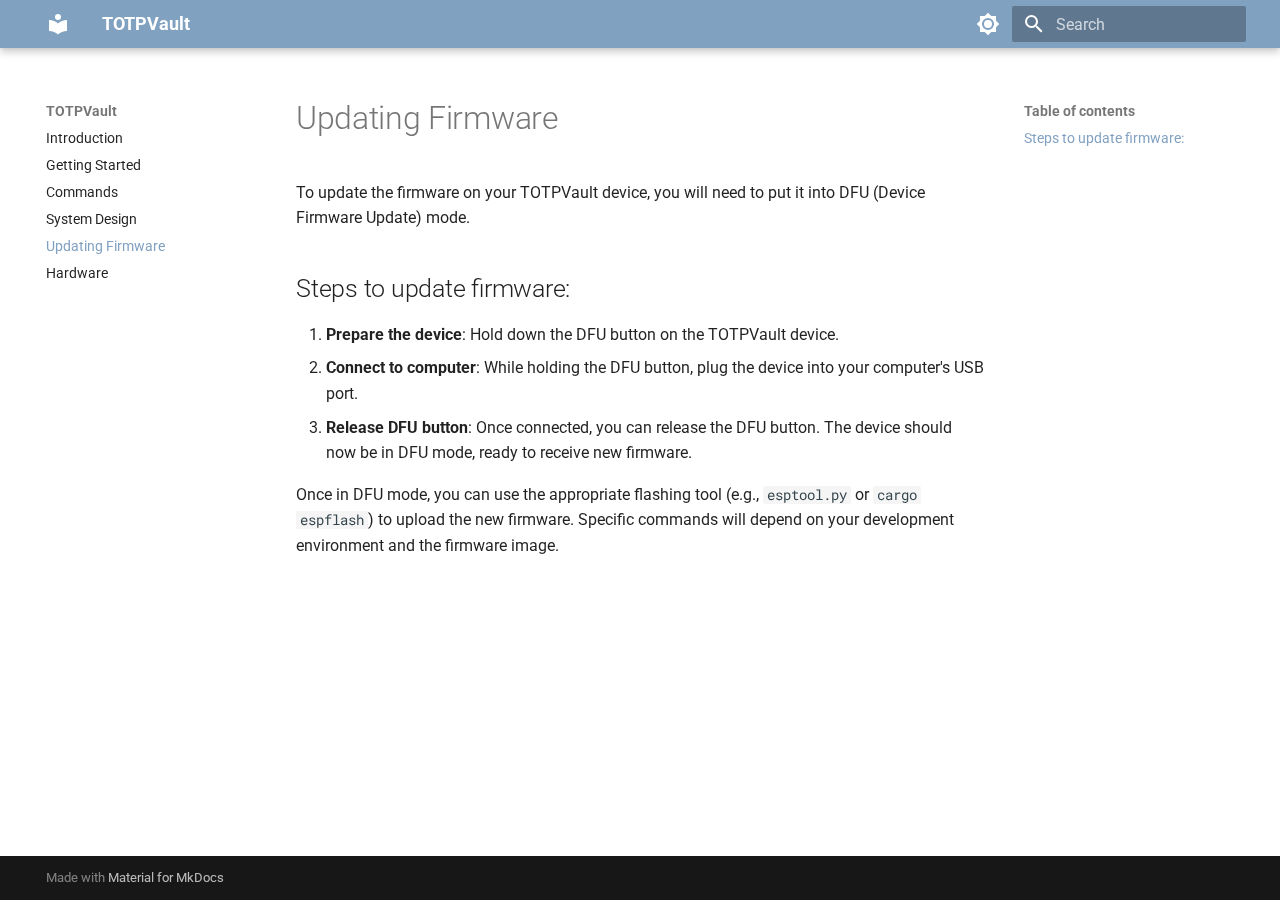
<file: updating-firmware/index.html>
<!doctype html>
<html lang="en" class="no-js">
  <head>
    
      <meta charset="utf-8">
      <meta name="viewport" content="width=device-width,initial-scale=1">
      
      
        <meta name="author" content="Grant Foudree">
      
      
      
        <link rel="prev" href="../system-design/">
      
      
        <link rel="next" href="../hardware/">
      
      
        
      
      
      <link rel="icon" href="../assets/images/favicon.png">
      <meta name="generator" content="mkdocs-1.6.1, mkdocs-material-9.7.1">
    
    
      
        <title>Updating Firmware - TOTPVault</title>
      
    
    
      <link rel="stylesheet" href="../assets/stylesheets/main.484c7ddc.min.css">
      
        
        <link rel="stylesheet" href="../assets/stylesheets/palette.ab4e12ef.min.css">
      
      


    
    
      
    
    
      
        
        
        <link rel="preconnect" href="https://fonts.gstatic.com" crossorigin>
        <link rel="stylesheet" href="https://fonts.googleapis.com/css?family=Roboto:300,300i,400,400i,700,700i%7CRoboto+Mono:400,400i,700,700i&display=fallback">
        <style>:root{--md-text-font:"Roboto";--md-code-font:"Roboto Mono"}</style>
      
    
    
      <link rel="stylesheet" href="../stylesheets/extra.css">
    
    <script>__md_scope=new URL("..",location),__md_hash=e=>[...e].reduce(((e,_)=>(e<<5)-e+_.charCodeAt(0)),0),__md_get=(e,_=localStorage,t=__md_scope)=>JSON.parse(_.getItem(t.pathname+"."+e)),__md_set=(e,_,t=localStorage,a=__md_scope)=>{try{t.setItem(a.pathname+"."+e,JSON.stringify(_))}catch(e){}}</script>
    
      

    
    
  </head>
  
  
    
    
      
    
    
    
    
    <body dir="ltr" data-md-color-scheme="slate" data-md-color-primary="custom" data-md-color-accent="custom">
  
    
    <input class="md-toggle" data-md-toggle="drawer" type="checkbox" id="__drawer" autocomplete="off">
    <input class="md-toggle" data-md-toggle="search" type="checkbox" id="__search" autocomplete="off">
    <label class="md-overlay" for="__drawer"></label>
    <div data-md-component="skip">
      
        
        <a href="#updating-firmware" class="md-skip">
          Skip to content
        </a>
      
    </div>
    <div data-md-component="announce">
      
    </div>
    
    
      

  

<header class="md-header md-header--shadow" data-md-component="header">
  <nav class="md-header__inner md-grid" aria-label="Header">
    <a href=".." title="TOTPVault" class="md-header__button md-logo" aria-label="TOTPVault" data-md-component="logo">
      
  
  <svg xmlns="http://www.w3.org/2000/svg" viewBox="0 0 24 24"><path d="M12 8a3 3 0 0 0 3-3 3 3 0 0 0-3-3 3 3 0 0 0-3 3 3 3 0 0 0 3 3m0 3.54C9.64 9.35 6.5 8 3 8v11c3.5 0 6.64 1.35 9 3.54 2.36-2.19 5.5-3.54 9-3.54V8c-3.5 0-6.64 1.35-9 3.54"/></svg>

    </a>
    <label class="md-header__button md-icon" for="__drawer">
      
      <svg xmlns="http://www.w3.org/2000/svg" viewBox="0 0 24 24"><path d="M3 6h18v2H3zm0 5h18v2H3zm0 5h18v2H3z"/></svg>
    </label>
    <div class="md-header__title" data-md-component="header-title">
      <div class="md-header__ellipsis">
        <div class="md-header__topic">
          <span class="md-ellipsis">
            TOTPVault
          </span>
        </div>
        <div class="md-header__topic" data-md-component="header-topic">
          <span class="md-ellipsis">
            
              Updating Firmware
            
          </span>
        </div>
      </div>
    </div>
    
      
        <form class="md-header__option" data-md-component="palette">
  
    
    
    
    <input class="md-option" data-md-color-media="(prefers-color-scheme: dark)" data-md-color-scheme="slate" data-md-color-primary="custom" data-md-color-accent="custom"  aria-label="Switch to light mode"  type="radio" name="__palette" id="__palette_0">
    
      <label class="md-header__button md-icon" title="Switch to light mode" for="__palette_1" hidden>
        <svg xmlns="http://www.w3.org/2000/svg" viewBox="0 0 24 24"><path d="M12 18c-.89 0-1.74-.2-2.5-.55C11.56 16.5 13 14.42 13 12s-1.44-4.5-3.5-5.45C10.26 6.2 11.11 6 12 6a6 6 0 0 1 6 6 6 6 0 0 1-6 6m8-9.31V4h-4.69L12 .69 8.69 4H4v4.69L.69 12 4 15.31V20h4.69L12 23.31 15.31 20H20v-4.69L23.31 12z"/></svg>
      </label>
    
  
    
    
    
    <input class="md-option" data-md-color-media="(prefers-color-scheme: light)" data-md-color-scheme="default" data-md-color-primary="custom" data-md-color-accent="custom"  aria-label="Switch to dark mode"  type="radio" name="__palette" id="__palette_1">
    
      <label class="md-header__button md-icon" title="Switch to dark mode" for="__palette_0" hidden>
        <svg xmlns="http://www.w3.org/2000/svg" viewBox="0 0 24 24"><path d="M12 8a4 4 0 0 0-4 4 4 4 0 0 0 4 4 4 4 0 0 0 4-4 4 4 0 0 0-4-4m0 10a6 6 0 0 1-6-6 6 6 0 0 1 6-6 6 6 0 0 1 6 6 6 6 0 0 1-6 6m8-9.31V4h-4.69L12 .69 8.69 4H4v4.69L.69 12 4 15.31V20h4.69L12 23.31 15.31 20H20v-4.69L23.31 12z"/></svg>
      </label>
    
  
</form>
      
    
    
      <script>var palette=__md_get("__palette");if(palette&&palette.color){if("(prefers-color-scheme)"===palette.color.media){var media=matchMedia("(prefers-color-scheme: light)"),input=document.querySelector(media.matches?"[data-md-color-media='(prefers-color-scheme: light)']":"[data-md-color-media='(prefers-color-scheme: dark)']");palette.color.media=input.getAttribute("data-md-color-media"),palette.color.scheme=input.getAttribute("data-md-color-scheme"),palette.color.primary=input.getAttribute("data-md-color-primary"),palette.color.accent=input.getAttribute("data-md-color-accent")}for(var[key,value]of Object.entries(palette.color))document.body.setAttribute("data-md-color-"+key,value)}</script>
    
    
    
      
      
        <label class="md-header__button md-icon" for="__search">
          
          <svg xmlns="http://www.w3.org/2000/svg" viewBox="0 0 24 24"><path d="M9.5 3A6.5 6.5 0 0 1 16 9.5c0 1.61-.59 3.09-1.56 4.23l.27.27h.79l5 5-1.5 1.5-5-5v-.79l-.27-.27A6.52 6.52 0 0 1 9.5 16 6.5 6.5 0 0 1 3 9.5 6.5 6.5 0 0 1 9.5 3m0 2C7 5 5 7 5 9.5S7 14 9.5 14 14 12 14 9.5 12 5 9.5 5"/></svg>
        </label>
        <div class="md-search" data-md-component="search" role="dialog">
  <label class="md-search__overlay" for="__search"></label>
  <div class="md-search__inner" role="search">
    <form class="md-search__form" name="search">
      <input type="text" class="md-search__input" name="query" aria-label="Search" placeholder="Search" autocapitalize="off" autocorrect="off" autocomplete="off" spellcheck="false" data-md-component="search-query" required>
      <label class="md-search__icon md-icon" for="__search">
        
        <svg xmlns="http://www.w3.org/2000/svg" viewBox="0 0 24 24"><path d="M9.5 3A6.5 6.5 0 0 1 16 9.5c0 1.61-.59 3.09-1.56 4.23l.27.27h.79l5 5-1.5 1.5-5-5v-.79l-.27-.27A6.52 6.52 0 0 1 9.5 16 6.5 6.5 0 0 1 3 9.5 6.5 6.5 0 0 1 9.5 3m0 2C7 5 5 7 5 9.5S7 14 9.5 14 14 12 14 9.5 12 5 9.5 5"/></svg>
        
        <svg xmlns="http://www.w3.org/2000/svg" viewBox="0 0 24 24"><path d="M20 11v2H8l5.5 5.5-1.42 1.42L4.16 12l7.92-7.92L13.5 5.5 8 11z"/></svg>
      </label>
      <nav class="md-search__options" aria-label="Search">
        
        <button type="reset" class="md-search__icon md-icon" title="Clear" aria-label="Clear" tabindex="-1">
          
          <svg xmlns="http://www.w3.org/2000/svg" viewBox="0 0 24 24"><path d="M19 6.41 17.59 5 12 10.59 6.41 5 5 6.41 10.59 12 5 17.59 6.41 19 12 13.41 17.59 19 19 17.59 13.41 12z"/></svg>
        </button>
      </nav>
      
    </form>
    <div class="md-search__output">
      <div class="md-search__scrollwrap" tabindex="0" data-md-scrollfix>
        <div class="md-search-result" data-md-component="search-result">
          <div class="md-search-result__meta">
            Initializing search
          </div>
          <ol class="md-search-result__list" role="presentation"></ol>
        </div>
      </div>
    </div>
  </div>
</div>
      
    
    
  </nav>
  
</header>
    
    <div class="md-container" data-md-component="container">
      
      
        
          
        
      
      <main class="md-main" data-md-component="main">
        <div class="md-main__inner md-grid">
          
            
              
              <div class="md-sidebar md-sidebar--primary" data-md-component="sidebar" data-md-type="navigation" >
                <div class="md-sidebar__scrollwrap">
                  <div class="md-sidebar__inner">
                    



<nav class="md-nav md-nav--primary" aria-label="Navigation" data-md-level="0">
  <label class="md-nav__title" for="__drawer">
    <a href=".." title="TOTPVault" class="md-nav__button md-logo" aria-label="TOTPVault" data-md-component="logo">
      
  
  <svg xmlns="http://www.w3.org/2000/svg" viewBox="0 0 24 24"><path d="M12 8a3 3 0 0 0 3-3 3 3 0 0 0-3-3 3 3 0 0 0-3 3 3 3 0 0 0 3 3m0 3.54C9.64 9.35 6.5 8 3 8v11c3.5 0 6.64 1.35 9 3.54 2.36-2.19 5.5-3.54 9-3.54V8c-3.5 0-6.64 1.35-9 3.54"/></svg>

    </a>
    TOTPVault
  </label>
  
  <ul class="md-nav__list" data-md-scrollfix>
    
      
      
  
  
  
  
    <li class="md-nav__item">
      <a href=".." class="md-nav__link">
        
  
  
  <span class="md-ellipsis">
    
  
    Introduction
  

    
  </span>
  
  

      </a>
    </li>
  

    
      
      
  
  
  
  
    <li class="md-nav__item">
      <a href="../getting-started/" class="md-nav__link">
        
  
  
  <span class="md-ellipsis">
    
  
    Getting Started
  

    
  </span>
  
  

      </a>
    </li>
  

    
      
      
  
  
  
  
    <li class="md-nav__item">
      <a href="../commands/" class="md-nav__link">
        
  
  
  <span class="md-ellipsis">
    
  
    Commands
  

    
  </span>
  
  

      </a>
    </li>
  

    
      
      
  
  
  
  
    <li class="md-nav__item">
      <a href="../system-design/" class="md-nav__link">
        
  
  
  <span class="md-ellipsis">
    
  
    System Design
  

    
  </span>
  
  

      </a>
    </li>
  

    
      
      
  
  
    
  
  
  
    <li class="md-nav__item md-nav__item--active">
      
      <input class="md-nav__toggle md-toggle" type="checkbox" id="__toc">
      
      
        
      
      
        <label class="md-nav__link md-nav__link--active" for="__toc">
          
  
  
  <span class="md-ellipsis">
    
  
    Updating Firmware
  

    
  </span>
  
  

          <span class="md-nav__icon md-icon"></span>
        </label>
      
      <a href="./" class="md-nav__link md-nav__link--active">
        
  
  
  <span class="md-ellipsis">
    
  
    Updating Firmware
  

    
  </span>
  
  

      </a>
      
        

<nav class="md-nav md-nav--secondary" aria-label="Table of contents">
  
  
  
    
  
  
    <label class="md-nav__title" for="__toc">
      <span class="md-nav__icon md-icon"></span>
      Table of contents
    </label>
    <ul class="md-nav__list" data-md-component="toc" data-md-scrollfix>
      
        <li class="md-nav__item">
  <a href="#steps-to-update-firmware" class="md-nav__link">
    <span class="md-ellipsis">
      
        Steps to update firmware:
      
    </span>
  </a>
  
</li>
      
    </ul>
  
</nav>
      
    </li>
  

    
      
      
  
  
  
  
    <li class="md-nav__item">
      <a href="../hardware/" class="md-nav__link">
        
  
  
  <span class="md-ellipsis">
    
  
    Hardware
  

    
  </span>
  
  

      </a>
    </li>
  

    
  </ul>
</nav>
                  </div>
                </div>
              </div>
            
            
              
              <div class="md-sidebar md-sidebar--secondary" data-md-component="sidebar" data-md-type="toc" >
                <div class="md-sidebar__scrollwrap">
                  <div class="md-sidebar__inner">
                    

<nav class="md-nav md-nav--secondary" aria-label="Table of contents">
  
  
  
    
  
  
    <label class="md-nav__title" for="__toc">
      <span class="md-nav__icon md-icon"></span>
      Table of contents
    </label>
    <ul class="md-nav__list" data-md-component="toc" data-md-scrollfix>
      
        <li class="md-nav__item">
  <a href="#steps-to-update-firmware" class="md-nav__link">
    <span class="md-ellipsis">
      
        Steps to update firmware:
      
    </span>
  </a>
  
</li>
      
    </ul>
  
</nav>
                  </div>
                </div>
              </div>
            
          
          
            <div class="md-content" data-md-component="content">
              
              <article class="md-content__inner md-typeset">
                
                  



<h1 id="updating-firmware">Updating Firmware</h1>
<p>To update the firmware on your TOTPVault device, you will need to put it into DFU (Device Firmware Update) mode.</p>
<h2 id="steps-to-update-firmware">Steps to update firmware:</h2>
<ol>
<li><strong>Prepare the device</strong>: Hold down the DFU button on the TOTPVault device.</li>
<li><strong>Connect to computer</strong>: While holding the DFU button, plug the device into your computer's USB port.</li>
<li><strong>Release DFU button</strong>: Once connected, you can release the DFU button. The device should now be in DFU mode, ready to receive new firmware.</li>
</ol>
<p>Once in DFU mode, you can use the appropriate flashing tool (e.g., <code>esptool.py</code> or <code>cargo espflash</code>) to upload the new firmware. Specific commands will depend on your development environment and the firmware image.</p>












                
              </article>
            </div>
          
          
<script>var target=document.getElementById(location.hash.slice(1));target&&target.name&&(target.checked=target.name.startsWith("__tabbed_"))</script>
        </div>
        
      </main>
      
        <footer class="md-footer">
  
  <div class="md-footer-meta md-typeset">
    <div class="md-footer-meta__inner md-grid">
      <div class="md-copyright">
  
  
    Made with
    <a href="https://squidfunk.github.io/mkdocs-material/" target="_blank" rel="noopener">
      Material for MkDocs
    </a>
  
</div>
      
    </div>
  </div>
</footer>
      
    </div>
    <div class="md-dialog" data-md-component="dialog">
      <div class="md-dialog__inner md-typeset"></div>
    </div>
    
    
    
      
      
      <script id="__config" type="application/json">{"annotate": null, "base": "..", "features": [], "search": "../assets/javascripts/workers/search.2c215733.min.js", "tags": null, "translations": {"clipboard.copied": "Copied to clipboard", "clipboard.copy": "Copy to clipboard", "search.result.more.one": "1 more on this page", "search.result.more.other": "# more on this page", "search.result.none": "No matching documents", "search.result.one": "1 matching document", "search.result.other": "# matching documents", "search.result.placeholder": "Type to start searching", "search.result.term.missing": "Missing", "select.version": "Select version"}, "version": null}</script>
    
    
      <script src="../assets/javascripts/bundle.79ae519e.min.js"></script>
      
    
  </body>
</html>
</file>
<file: stylesheets/extra.css>
[data-md-color-scheme="slate"] {
    /* Deep Navy/Blue Backgrounds instead of Grey */
    --md-default-bg-color:               #2e3440; /* Base Background (Nord0) */
    --md-default-bg-color--light:        #3b4252; /* Lighter UI elements (Nord1) */
    --md-default-fg-color:               #d8dee9; /* Soft White Text */
    --md-default-fg-color--light:        #88c0d0; /* Pastel Blue Subtext */

    /* Header & Sidebar Navigation */
    --md-primary-fg-color:               #3b4252; /* Header Background */
    --md-primary-fg-color--dark:         #2e3440; /* Darker Header */
    --md-primary-bg-color:               #88c0d0; /* Text in Header */

    /* The "Aurora" Accents (Pastel Pop) */
    --md-accent-fg-color:                #a3be8c; /* Pastel Sage Green */
    --md-accent-bg-color:                #b48ead; /* Pastel Pink/Purple */

    /* Code Blocks (Nord Dark Theme) */
    --md-code-bg-color:                  #242933;
    --md-code-fg-color:                  #eceff4;
}

[data-md-color-scheme="default"] {
    /* Soft Frost Light Mode */
    --md-primary-fg-color:        #81a1c1; /* Nord9: Muted Blue */
    --md-accent-fg-color:         #b48ead; /* Nord15: Pastel Purple */
}

/* Make the sidebar text pop with color */
[data-md-color-scheme="slate"] .md-nav__link--active {
    color: #8fbcbb; /* Pastel Mint active links */
}

.center {
    display: block;
    margin: 0 auto;
}
</file>
<file: assets/stylesheets/main.484c7ddc.min.css>
@charset "UTF-8";html{-webkit-text-size-adjust:none;-moz-text-size-adjust:none;text-size-adjust:none;box-sizing:border-box}*,:after,:before{box-sizing:inherit}@media (prefers-reduced-motion){*,:after,:before{transition:none!important}}body{margin:0}a,button,input,label{-webkit-tap-highlight-color:transparent}a{color:inherit;text-decoration:none}hr{border:0;box-sizing:initial;display:block;height:.05rem;overflow:visible;padding:0}small{font-size:80%}sub,sup{line-height:1em}img{border-style:none}table{border-collapse:initial;border-spacing:0}td,th{font-weight:400;vertical-align:top}button{background:#0000;border:0;font-family:inherit;font-size:inherit;margin:0;padding:0}input{border:0;outline:none}:root{--md-primary-fg-color:#4051b5;--md-primary-fg-color--light:#5d6cc0;--md-primary-fg-color--dark:#303fa1;--md-primary-bg-color:#fff;--md-primary-bg-color--light:#ffffffb3;--md-accent-fg-color:#526cfe;--md-accent-fg-color--transparent:#526cfe1a;--md-accent-bg-color:#fff;--md-accent-bg-color--light:#ffffffb3}[data-md-color-scheme=default]{color-scheme:light}[data-md-color-scheme=default] img[src$="#gh-dark-mode-only"],[data-md-color-scheme=default] img[src$="#only-dark"]{display:none}:root,[data-md-color-scheme=default]{--md-hue:225deg;--md-default-fg-color:#000000de;--md-default-fg-color--light:#0000008a;--md-default-fg-color--lighter:#00000052;--md-default-fg-color--lightest:#00000012;--md-default-bg-color:#fff;--md-default-bg-color--light:#ffffffb3;--md-default-bg-color--lighter:#ffffff4d;--md-default-bg-color--lightest:#ffffff1f;--md-code-fg-color:#36464e;--md-code-bg-color:#f5f5f5;--md-code-bg-color--light:#f5f5f5b3;--md-code-bg-color--lighter:#f5f5f54d;--md-code-hl-color:#4287ff;--md-code-hl-color--light:#4287ff1a;--md-code-hl-number-color:#d52a2a;--md-code-hl-special-color:#db1457;--md-code-hl-function-color:#a846b9;--md-code-hl-constant-color:#6e59d9;--md-code-hl-keyword-color:#3f6ec6;--md-code-hl-string-color:#1c7d4d;--md-code-hl-name-color:var(--md-code-fg-color);--md-code-hl-operator-color:var(--md-default-fg-color--light);--md-code-hl-punctuation-color:var(--md-default-fg-color--light);--md-code-hl-comment-color:var(--md-default-fg-color--light);--md-code-hl-generic-color:var(--md-default-fg-color--light);--md-code-hl-variable-color:var(--md-default-fg-color--light);--md-typeset-color:var(--md-default-fg-color);--md-typeset-a-color:var(--md-primary-fg-color);--md-typeset-del-color:#f5503d26;--md-typeset-ins-color:#0bd57026;--md-typeset-kbd-color:#fafafa;--md-typeset-kbd-accent-color:#fff;--md-typeset-kbd-border-color:#b8b8b8;--md-typeset-mark-color:#ffff0080;--md-typeset-table-color:#0000001f;--md-typeset-table-color--light:rgba(0,0,0,.035);--md-admonition-fg-color:var(--md-default-fg-color);--md-admonition-bg-color:var(--md-default-bg-color);--md-warning-fg-color:#000000de;--md-warning-bg-color:#ff9;--md-footer-fg-color:#fff;--md-footer-fg-color--light:#ffffffb3;--md-footer-fg-color--lighter:#ffffff73;--md-footer-bg-color:#000000de;--md-footer-bg-color--dark:#00000052;--md-shadow-z1:0 0.2rem 0.5rem #0000000d,0 0 0.05rem #0000001a;--md-shadow-z2:0 0.2rem 0.5rem #0000001a,0 0 0.05rem #00000040;--md-shadow-z3:0 0.2rem 0.5rem #0003,0 0 0.05rem #00000059}.md-icon svg{fill:currentcolor;display:block;height:1.2rem;width:1.2rem}body{-webkit-font-smoothing:antialiased;-moz-osx-font-smoothing:grayscale;--md-text-font-family:var(--md-text-font,_),-apple-system,BlinkMacSystemFont,Helvetica,Arial,sans-serif;--md-code-font-family:var(--md-code-font,_),SFMono-Regular,Consolas,Menlo,monospace}aside,body,input{font-feature-settings:"kern","liga";color:var(--md-typeset-color);font-family:var(--md-text-font-family)}code,kbd,pre{font-feature-settings:"kern";font-family:var(--md-code-font-family)}:root{--md-typeset-table-sort-icon:url('data:image/svg+xml;charset=utf-8,<svg xmlns="http://www.w3.org/2000/svg" viewBox="0 0 24 24"><path d="m18 21-4-4h3V7h-3l4-4 4 4h-3v10h3M2 19v-2h10v2M2 13v-2h7v2M2 7V5h4v2z"/></svg>');--md-typeset-table-sort-icon--asc:url('data:image/svg+xml;charset=utf-8,<svg xmlns="http://www.w3.org/2000/svg" viewBox="0 0 24 24"><path d="M19 17h3l-4 4-4-4h3V3h2M2 17h10v2H2M6 5v2H2V5m0 6h7v2H2z"/></svg>');--md-typeset-table-sort-icon--desc:url('data:image/svg+xml;charset=utf-8,<svg xmlns="http://www.w3.org/2000/svg" viewBox="0 0 24 24"><path d="M19 7h3l-4-4-4 4h3v14h2M2 17h10v2H2M6 5v2H2V5m0 6h7v2H2z"/></svg>')}.md-typeset{-webkit-print-color-adjust:exact;color-adjust:exact;font-size:.8rem;line-height:1.6;overflow-wrap:break-word}@media print{.md-typeset{font-size:.68rem}}.md-typeset blockquote,.md-typeset dl,.md-typeset figure,.md-typeset ol,.md-typeset pre,.md-typeset ul{margin-bottom:1em;margin-top:1em}.md-typeset h1{color:var(--md-default-fg-color--light);font-size:2em;line-height:1.3;margin:0 0 1.25em}.md-typeset h1,.md-typeset h2{font-weight:300;letter-spacing:-.01em}.md-typeset h2{font-size:1.5625em;line-height:1.4;margin:1.6em 0 .64em}.md-typeset h3{font-size:1.25em;font-weight:400;letter-spacing:-.01em;line-height:1.5;margin:1.6em 0 .8em}.md-typeset h2+h3{margin-top:.8em}.md-typeset h4{font-weight:700;letter-spacing:-.01em;margin:1em 0}.md-typeset h5,.md-typeset h6{color:var(--md-default-fg-color--light);font-size:.8em;font-weight:700;letter-spacing:-.01em;margin:1.25em 0}.md-typeset h5{text-transform:uppercase}.md-typeset h5 code{text-transform:none}.md-typeset hr{border-bottom:.05rem solid var(--md-default-fg-color--lightest);display:flow-root;margin:1.5em 0}.md-typeset a{color:var(--md-typeset-a-color);word-break:break-word}.md-typeset a,.md-typeset a:before{transition:color 125ms}.md-typeset a:focus,.md-typeset a:hover{color:var(--md-accent-fg-color)}.md-typeset a:focus code,.md-typeset a:hover code{background-color:var(--md-accent-fg-color--transparent);color:var(--md-accent-fg-color)}.md-typeset a code{color:var(--md-typeset-a-color)}.md-typeset a.focus-visible{outline-color:var(--md-accent-fg-color);outline-offset:.2rem}.md-typeset code,.md-typeset kbd,.md-typeset pre{color:var(--md-code-fg-color);direction:ltr;font-variant-ligatures:none;transition:background-color 125ms}@media print{.md-typeset code,.md-typeset kbd,.md-typeset pre{white-space:pre-wrap}}.md-typeset code{background-color:var(--md-code-bg-color);border-radius:.1rem;-webkit-box-decoration-break:clone;box-decoration-break:clone;font-size:.85em;padding:0 .2941176471em;transition:color 125ms,background-color 125ms;word-break:break-word}.md-typeset code:not(.focus-visible){-webkit-tap-highlight-color:transparent;outline:none}.md-typeset pre{display:flow-root;line-height:1.4;position:relative}.md-typeset pre>code{-webkit-box-decoration-break:slice;box-decoration-break:slice;box-shadow:none;display:block;margin:0;outline-color:var(--md-accent-fg-color);overflow:auto;padding:.7720588235em 1.1764705882em;scrollbar-color:var(--md-default-fg-color--lighter) #0000;scrollbar-width:thin;touch-action:auto;word-break:normal}.md-typeset pre>code:hover{scrollbar-color:var(--md-accent-fg-color) #0000}.md-typeset pre>code::-webkit-scrollbar{height:.2rem;width:.2rem}.md-typeset pre>code::-webkit-scrollbar-thumb{background-color:var(--md-default-fg-color--lighter)}.md-typeset pre>code::-webkit-scrollbar-thumb:hover{background-color:var(--md-accent-fg-color)}.md-typeset kbd{background-color:var(--md-typeset-kbd-color);border-radius:.1rem;box-shadow:0 .1rem 0 .05rem var(--md-typeset-kbd-border-color),0 .1rem 0 var(--md-typeset-kbd-border-color),0 -.1rem .2rem var(--md-typeset-kbd-accent-color) inset;color:var(--md-default-fg-color);display:inline-block;font-size:.75em;padding:0 .6666666667em;vertical-align:text-top;word-break:break-word}.md-typeset mark{background-color:var(--md-typeset-mark-color);-webkit-box-decoration-break:clone;box-decoration-break:clone;color:inherit;word-break:break-word}.md-typeset abbr{cursor:help;text-decoration:none}.md-typeset [data-preview],.md-typeset abbr{border-bottom:.05rem dotted var(--md-default-fg-color--light)}.md-typeset small{opacity:.75}[dir=ltr] .md-typeset sub,[dir=ltr] .md-typeset sup{margin-left:.078125em}[dir=rtl] .md-typeset sub,[dir=rtl] .md-typeset sup{margin-right:.078125em}[dir=ltr] .md-typeset blockquote{padding-left:.6rem}[dir=rtl] .md-typeset blockquote{padding-right:.6rem}[dir=ltr] .md-typeset blockquote{border-left:.2rem solid var(--md-default-fg-color--lighter)}[dir=rtl] .md-typeset blockquote{border-right:.2rem solid var(--md-default-fg-color--lighter)}.md-typeset blockquote{color:var(--md-default-fg-color--light);margin-left:0;margin-right:0}.md-typeset ul{list-style-type:disc}.md-typeset ul[type]{list-style-type:revert-layer}[dir=ltr] .md-typeset ol,[dir=ltr] .md-typeset ul{margin-left:.625em}[dir=rtl] .md-typeset ol,[dir=rtl] .md-typeset ul{margin-right:.625em}.md-typeset ol,.md-typeset ul{padding:0}.md-typeset ol:not([hidden]),.md-typeset ul:not([hidden]){display:flow-root}.md-typeset ol ol,.md-typeset ul ol{list-style-type:lower-alpha}.md-typeset ol ol ol,.md-typeset ul ol ol{list-style-type:lower-roman}.md-typeset ol ol ol ol,.md-typeset ul ol ol ol{list-style-type:upper-alpha}.md-typeset ol ol ol ol ol,.md-typeset ul ol ol ol ol{list-style-type:upper-roman}.md-typeset ol[type],.md-typeset ul[type]{list-style-type:revert-layer}[dir=ltr] .md-typeset ol li,[dir=ltr] .md-typeset ul li{margin-left:1.25em}[dir=rtl] .md-typeset ol li,[dir=rtl] .md-typeset ul li{margin-right:1.25em}.md-typeset ol li,.md-typeset ul li{margin-bottom:.5em}.md-typeset ol li blockquote,.md-typeset ol li p,.md-typeset ul li blockquote,.md-typeset ul li p{margin:.5em 0}.md-typeset ol li:last-child,.md-typeset ul li:last-child{margin-bottom:0}[dir=ltr] .md-typeset ol li ol,[dir=ltr] .md-typeset ol li ul,[dir=ltr] .md-typeset ul li ol,[dir=ltr] .md-typeset ul li ul{margin-left:.625em}[dir=rtl] .md-typeset ol li ol,[dir=rtl] .md-typeset ol li ul,[dir=rtl] .md-typeset ul li ol,[dir=rtl] .md-typeset ul li ul{margin-right:.625em}.md-typeset ol li ol,.md-typeset ol li ul,.md-typeset ul li ol,.md-typeset ul li ul{margin-bottom:.5em;margin-top:.5em}[dir=ltr] .md-typeset dd{margin-left:1.875em}[dir=rtl] .md-typeset dd{margin-right:1.875em}.md-typeset dd{margin-bottom:1.5em;margin-top:1em}.md-typeset img,.md-typeset svg,.md-typeset video{height:auto;max-width:100%}.md-typeset img[align=left]{margin:1em 1em 1em 0}.md-typeset img[align=right]{margin:1em 0 1em 1em}.md-typeset img[align]:only-child{margin-top:0}.md-typeset figure{display:flow-root;margin:1em auto;max-width:100%;text-align:center;width:fit-content}.md-typeset figure img{display:block;margin:0 auto}.md-typeset figcaption{font-style:italic;margin:1em auto;max-width:24rem}.md-typeset iframe{max-width:100%}.md-typeset table:not([class]){background-color:var(--md-default-bg-color);border:.05rem solid var(--md-typeset-table-color);border-radius:.1rem;display:inline-block;font-size:.64rem;max-width:100%;overflow:auto;touch-action:auto}@media print{.md-typeset table:not([class]){display:table}}.md-typeset table:not([class])+*{margin-top:1.5em}.md-typeset table:not([class]) td>:first-child,.md-typeset table:not([class]) th>:first-child{margin-top:0}.md-typeset table:not([class]) td>:last-child,.md-typeset table:not([class]) th>:last-child{margin-bottom:0}.md-typeset table:not([class]) td:not([align]),.md-typeset table:not([class]) th:not([align]){text-align:left}[dir=rtl] .md-typeset table:not([class]) td:not([align]),[dir=rtl] .md-typeset table:not([class]) th:not([align]){text-align:right}.md-typeset table:not([class]) th{font-weight:700;min-width:5rem;padding:.9375em 1.25em;vertical-align:top}.md-typeset table:not([class]) td{border-top:.05rem solid var(--md-typeset-table-color);padding:.9375em 1.25em;vertical-align:top}.md-typeset table:not([class]) tbody tr{transition:background-color 125ms}.md-typeset table:not([class]) tbody tr:hover{background-color:var(--md-typeset-table-color--light);box-shadow:0 .05rem 0 var(--md-default-bg-color) inset}.md-typeset table:not([class]) a{word-break:normal}.md-typeset table th[role=columnheader]{cursor:pointer}[dir=ltr] .md-typeset table th[role=columnheader]:after{margin-left:.5em}[dir=rtl] .md-typeset table th[role=columnheader]:after{margin-right:.5em}.md-typeset table th[role=columnheader]:after{content:"";display:inline-block;height:1.2em;-webkit-mask-image:var(--md-typeset-table-sort-icon);mask-image:var(--md-typeset-table-sort-icon);-webkit-mask-repeat:no-repeat;mask-repeat:no-repeat;-webkit-mask-size:contain;mask-size:contain;transition:background-color 125ms;vertical-align:text-bottom;width:1.2em}.md-typeset table th[role=columnheader]:hover:after{background-color:var(--md-default-fg-color--lighter)}.md-typeset table th[role=columnheader][aria-sort=ascending]:after{background-color:var(--md-default-fg-color--light);-webkit-mask-image:var(--md-typeset-table-sort-icon--asc);mask-image:var(--md-typeset-table-sort-icon--asc)}.md-typeset table th[role=columnheader][aria-sort=descending]:after{background-color:var(--md-default-fg-color--light);-webkit-mask-image:var(--md-typeset-table-sort-icon--desc);mask-image:var(--md-typeset-table-sort-icon--desc)}.md-typeset__scrollwrap{margin:1em -.8rem;overflow-x:auto;touch-action:auto}.md-typeset__table{display:inline-block;margin-bottom:.5em;padding:0 .8rem}@media print{.md-typeset__table{display:block}}html .md-typeset__table table{display:table;margin:0;overflow:hidden;width:100%}@media screen and (max-width:44.984375em){.md-content__inner>pre{margin:1em -.8rem}.md-content__inner>pre code{border-radius:0}}.md-typeset .md-author{border-radius:100%;display:block;flex-shrink:0;height:1.6rem;overflow:hidden;position:relative;transition:color 125ms,transform 125ms;width:1.6rem}.md-typeset .md-author img{display:block}.md-typeset .md-author--more{background:var(--md-default-fg-color--lightest);color:var(--md-default-fg-color--lighter);font-size:.6rem;font-weight:700;line-height:1.6rem;text-align:center}.md-typeset .md-author--long{height:2.4rem;width:2.4rem}.md-typeset a.md-author{transform:scale(1)}.md-typeset a.md-author img{border-radius:100%;filter:grayscale(100%) opacity(75%);transition:filter 125ms}.md-typeset a.md-author:focus,.md-typeset a.md-author:hover{transform:scale(1.1);z-index:1}.md-typeset a.md-author:focus img,.md-typeset a.md-author:hover img{filter:grayscale(0)}.md-banner{background-color:var(--md-footer-bg-color);color:var(--md-footer-fg-color);overflow:auto}@media print{.md-banner{display:none}}.md-banner--warning{background-color:var(--md-warning-bg-color);color:var(--md-warning-fg-color)}.md-banner__inner{font-size:.7rem;margin:.6rem auto;padding:0 .8rem}[dir=ltr] .md-banner__button{float:right}[dir=rtl] .md-banner__button{float:left}.md-banner__button{color:inherit;cursor:pointer;transition:opacity .25s}.no-js .md-banner__button{display:none}.md-banner__button:hover{opacity:.7}html{font-size:125%;height:100%;overflow-x:hidden}@media screen and (min-width:100em){html{font-size:137.5%}}@media screen and (min-width:125em){html{font-size:150%}}body{background-color:var(--md-default-bg-color);display:flex;flex-direction:column;font-size:.5rem;min-height:100%;position:relative;width:100%}@media print{body{display:block}}@media screen and (max-width:59.984375em){body[data-md-scrolllock]{position:fixed}}.md-grid{margin-left:auto;margin-right:auto;max-width:61rem}.md-container{display:flex;flex-direction:column;flex-grow:1}@media print{.md-container{display:block}}.md-main{flex-grow:1}.md-main__inner{display:flex;height:100%;margin-top:1.5rem}.md-ellipsis{overflow:hidden;text-overflow:ellipsis}.md-toggle{display:none}.md-option{height:0;opacity:0;position:absolute;width:0}.md-option:checked+label:not([hidden]){display:block}.md-option.focus-visible+label{outline-color:var(--md-accent-fg-color);outline-style:auto}.md-skip{background-color:var(--md-default-fg-color);border-radius:.1rem;color:var(--md-default-bg-color);font-size:.64rem;margin:.5rem;opacity:0;outline-color:var(--md-accent-fg-color);padding:.3rem .5rem;position:fixed;transform:translateY(.4rem);z-index:-1}.md-skip:focus{opacity:1;transform:translateY(0);transition:transform .25s cubic-bezier(.4,0,.2,1),opacity 175ms 75ms;z-index:10}@page{margin:25mm}:root{--md-clipboard-icon:url('data:image/svg+xml;charset=utf-8,<svg xmlns="http://www.w3.org/2000/svg" viewBox="0 0 24 24"><path d="M19 21H8V7h11m0-2H8a2 2 0 0 0-2 2v14a2 2 0 0 0 2 2h11a2 2 0 0 0 2-2V7a2 2 0 0 0-2-2m-3-4H4a2 2 0 0 0-2 2v14h2V3h12z"/></svg>')}.md-clipboard{border-radius:.1rem;color:var(--md-default-fg-color--lightest);cursor:pointer;height:1.5em;outline-color:var(--md-accent-fg-color);outline-offset:.1rem;transition:color .25s;width:1.5em;z-index:1}@media print{.md-clipboard{display:none}}.md-clipboard:not(.focus-visible){-webkit-tap-highlight-color:transparent;outline:none}:hover>.md-clipboard{color:var(--md-default-fg-color--light)}.md-clipboard:focus,.md-clipboard:hover{color:var(--md-accent-fg-color)}.md-clipboard:after{background-color:currentcolor;content:"";display:block;height:1.125em;margin:0 auto;-webkit-mask-image:var(--md-clipboard-icon);mask-image:var(--md-clipboard-icon);-webkit-mask-position:center;mask-position:center;-webkit-mask-repeat:no-repeat;mask-repeat:no-repeat;-webkit-mask-size:contain;mask-size:contain;width:1.125em}.md-clipboard--inline{cursor:pointer}.md-clipboard--inline code{transition:color .25s,background-color .25s}.md-clipboard--inline:focus code,.md-clipboard--inline:hover code{background-color:var(--md-accent-fg-color--transparent);color:var(--md-accent-fg-color)}:root{--md-code-select-icon:url('data:image/svg+xml;charset=utf-8,<svg xmlns="http://www.w3.org/2000/svg" viewBox="0 0 24 24"><path d="M19 19h-4v2h4c1.1 0 2-.9 2-2v-4h-2m0-12h-4v2h4v4h2V5c0-1.1-.9-2-2-2M5 5h4V3H5c-1.1 0-2 .9-2 2v4h2m0 6H3v4c0 1.1.9 2 2 2h4v-2H5zm2-4h2v2H7zm4 0h2v2h-2zm4 0h2v2h-2zM7 7h2v2H7zm4 0h2v2h-2zm4 0h2v2h-2zm-8 8h2v2H7zm4 0h2v2h-2zm4 0h2v2h-2z"/></svg>');--md-code-copy-icon:url('data:image/svg+xml;charset=utf-8,<svg xmlns="http://www.w3.org/2000/svg" viewBox="0 0 24 24"><path d="M19 21H8V7h11m0-2H8a2 2 0 0 0-2 2v14a2 2 0 0 0 2 2h11a2 2 0 0 0 2-2V7a2 2 0 0 0-2-2m-3-4H4a2 2 0 0 0-2 2v14h2V3h12z"/></svg>')}.md-typeset .md-code__content{display:grid}.md-code__nav{background-color:var(--md-code-bg-color--lighter);border-radius:.1rem;display:flex;gap:.2rem;padding:.2rem;position:absolute;right:.25em;top:.25em;transition:background-color .25s;z-index:1}:hover>.md-code__nav{background-color:var(--md-code-bg-color--light)}.md-code__button{color:var(--md-default-fg-color--lightest);cursor:pointer;display:block;height:1.5em;outline-color:var(--md-accent-fg-color);outline-offset:.1rem;transition:color .25s;width:1.5em}:hover>*>.md-code__button{color:var(--md-default-fg-color--light)}.md-code__button.focus-visible,.md-code__button:hover{color:var(--md-accent-fg-color)}.md-code__button--active{color:var(--md-default-fg-color)!important}.md-code__button:after{background-color:currentcolor;content:"";display:block;height:1.125em;margin:0 auto;-webkit-mask-position:center;mask-position:center;-webkit-mask-repeat:no-repeat;mask-repeat:no-repeat;-webkit-mask-size:contain;mask-size:contain;width:1.125em}.md-code__button[data-md-type=select]:after{-webkit-mask-image:var(--md-code-select-icon);mask-image:var(--md-code-select-icon)}.md-code__button[data-md-type=copy]:after{-webkit-mask-image:var(--md-code-copy-icon);mask-image:var(--md-code-copy-icon)}@keyframes consent{0%{opacity:0;transform:translateY(100%)}to{opacity:1;transform:translateY(0)}}@keyframes overlay{0%{opacity:0}to{opacity:1}}.md-consent__overlay{animation:overlay .25s both;-webkit-backdrop-filter:blur(.1rem);backdrop-filter:blur(.1rem);background-color:#0000008a;height:100%;opacity:1;position:fixed;top:0;width:100%;z-index:5}.md-consent__inner{animation:consent .5s cubic-bezier(.1,.7,.1,1) both;background-color:var(--md-default-bg-color);border:0;border-radius:.1rem;bottom:0;box-shadow:0 0 .2rem #0000001a,0 .2rem .4rem #0003;max-height:100%;overflow:auto;padding:0;position:fixed;width:100%;z-index:5}.md-consent__form{padding:.8rem}.md-consent__settings{display:none;margin:1em 0}input:checked+.md-consent__settings{display:block}.md-consent__controls{margin-bottom:.8rem}.md-typeset .md-consent__controls .md-button{display:inline}@media screen and (max-width:44.984375em){.md-typeset .md-consent__controls .md-button{display:block;margin-top:.4rem;text-align:center;width:100%}}.md-consent label{cursor:pointer}.md-content{flex-grow:1;min-width:0}.md-content__inner{margin:0 .8rem 1.2rem;padding-top:.6rem}@media screen and (min-width:76.25em){[dir=ltr] .md-sidebar--primary:not([hidden])~.md-content>.md-content__inner{margin-left:1.2rem}[dir=ltr] .md-sidebar--secondary:not([hidden])~.md-content>.md-content__inner,[dir=rtl] .md-sidebar--primary:not([hidden])~.md-content>.md-content__inner{margin-right:1.2rem}[dir=rtl] .md-sidebar--secondary:not([hidden])~.md-content>.md-content__inner{margin-left:1.2rem}}.md-content__inner:before{content:"";display:block;height:.4rem}.md-content__inner>:last-child{margin-bottom:0}[dir=ltr] .md-content__button{float:right}[dir=rtl] .md-content__button{float:left}[dir=ltr] .md-content__button{margin-left:.4rem}[dir=rtl] .md-content__button{margin-right:.4rem}.md-content__button{margin:.4rem 0;padding:0}@media print{.md-content__button{display:none}}.md-typeset .md-content__button{color:var(--md-default-fg-color--lighter)}.md-content__button svg{display:inline;vertical-align:top}[dir=rtl] .md-content__button svg{transform:scaleX(-1)}[dir=ltr] .md-dialog{right:.8rem}[dir=rtl] .md-dialog{left:.8rem}.md-dialog{background-color:var(--md-default-fg-color);border-radius:.1rem;bottom:.8rem;box-shadow:var(--md-shadow-z3);min-width:11.1rem;opacity:0;padding:.4rem .6rem;pointer-events:none;position:fixed;transform:translateY(100%);transition:transform 0ms .4s,opacity .4s;z-index:4}@media print{.md-dialog{display:none}}.md-dialog--active{opacity:1;pointer-events:auto;transform:translateY(0);transition:transform .4s cubic-bezier(.075,.85,.175,1),opacity .4s}.md-dialog__inner{color:var(--md-default-bg-color);font-size:.7rem}.md-feedback{margin:2em 0 1em;text-align:center}.md-feedback fieldset{border:none;margin:0;padding:0}.md-feedback__title{font-weight:700;margin:1em auto}.md-feedback__inner{position:relative}.md-feedback__list{display:flex;flex-wrap:wrap;place-content:baseline center;position:relative}.md-feedback__list:hover .md-icon:not(:disabled){color:var(--md-default-fg-color--lighter)}:disabled .md-feedback__list{min-height:1.8rem}.md-feedback__icon{color:var(--md-default-fg-color--light);cursor:pointer;flex-shrink:0;margin:0 .1rem;transition:color 125ms}.md-feedback__icon:not(:disabled).md-icon:hover{color:var(--md-accent-fg-color)}.md-feedback__icon:disabled{color:var(--md-default-fg-color--lightest);pointer-events:none}.md-feedback__note{opacity:0;position:relative;transform:translateY(.4rem);transition:transform .4s cubic-bezier(.1,.7,.1,1),opacity .15s}.md-feedback__note>*{margin:0 auto;max-width:16rem}:disabled .md-feedback__note{opacity:1;transform:translateY(0)}@media print{.md-feedback{display:none}}.md-footer{background-color:var(--md-footer-bg-color);color:var(--md-footer-fg-color)}@media print{.md-footer{display:none}}.md-footer__inner{justify-content:space-between;overflow:auto;padding:.2rem}.md-footer__inner:not([hidden]){display:flex}.md-footer__link{align-items:end;display:flex;flex-grow:0.01;margin-bottom:.4rem;margin-top:1rem;max-width:100%;outline-color:var(--md-accent-fg-color);overflow:hidden;transition:opacity .25s}.md-footer__link:focus,.md-footer__link:hover{opacity:.7}[dir=rtl] .md-footer__link svg{transform:scaleX(-1)}@media screen and (max-width:44.984375em){.md-footer__link--prev{flex-shrink:0}.md-footer__link--prev .md-footer__title{display:none}}[dir=ltr] .md-footer__link--next{margin-left:auto}[dir=rtl] .md-footer__link--next{margin-right:auto}.md-footer__link--next{text-align:right}[dir=rtl] .md-footer__link--next{text-align:left}.md-footer__title{flex-grow:1;font-size:.9rem;margin-bottom:.7rem;max-width:calc(100% - 2.4rem);padding:0 1rem;white-space:nowrap}.md-footer__button{margin:.2rem;padding:.4rem}.md-footer__direction{font-size:.64rem;opacity:.7}.md-footer-meta{background-color:var(--md-footer-bg-color--dark)}.md-footer-meta__inner{display:flex;flex-wrap:wrap;justify-content:space-between;padding:.2rem}html .md-footer-meta.md-typeset a{color:var(--md-footer-fg-color--light)}html .md-footer-meta.md-typeset a:focus,html .md-footer-meta.md-typeset a:hover{color:var(--md-footer-fg-color)}.md-copyright{color:var(--md-footer-fg-color--lighter);font-size:.64rem;margin:auto .6rem;padding:.4rem 0;width:100%}@media screen and (min-width:45em){.md-copyright{width:auto}}.md-copyright__highlight{color:var(--md-footer-fg-color--light)}.md-social{display:inline-flex;gap:.2rem;margin:0 .4rem;padding:.2rem 0 .6rem}@media screen and (min-width:45em){.md-social{padding:.6rem 0}}.md-social__link{display:inline-block;height:1.6rem;text-align:center;width:1.6rem}.md-social__link:before{line-height:1.9}.md-social__link svg{fill:currentcolor;max-height:.8rem;vertical-align:-25%}.md-typeset .md-button{border:.1rem solid;border-radius:.1rem;color:var(--md-primary-fg-color);cursor:pointer;display:inline-block;font-weight:700;padding:.625em 2em;transition:color 125ms,background-color 125ms,border-color 125ms}.md-typeset .md-button--primary{background-color:var(--md-primary-fg-color);border-color:var(--md-primary-fg-color);color:var(--md-primary-bg-color)}.md-typeset .md-button:focus,.md-typeset .md-button:hover{background-color:var(--md-accent-fg-color);border-color:var(--md-accent-fg-color);color:var(--md-accent-bg-color)}[dir=ltr] .md-typeset .md-input{border-top-left-radius:.1rem}[dir=ltr] .md-typeset .md-input,[dir=rtl] .md-typeset .md-input{border-top-right-radius:.1rem}[dir=rtl] .md-typeset .md-input{border-top-left-radius:.1rem}.md-typeset .md-input{border-bottom:.1rem solid var(--md-default-fg-color--lighter);box-shadow:var(--md-shadow-z1);font-size:.8rem;height:1.8rem;padding:0 .6rem;transition:border .25s,box-shadow .25s}.md-typeset .md-input:focus,.md-typeset .md-input:hover{border-bottom-color:var(--md-accent-fg-color);box-shadow:var(--md-shadow-z2)}.md-typeset .md-input--stretch{width:100%}.md-header{background-color:var(--md-primary-fg-color);box-shadow:0 0 .2rem #0000,0 .2rem .4rem #0000;color:var(--md-primary-bg-color);display:block;left:0;position:sticky;right:0;top:0;z-index:4}@media print{.md-header{display:none}}.md-header[hidden]{transform:translateY(-100%);transition:transform .25s cubic-bezier(.8,0,.6,1),box-shadow .25s}.md-header--shadow{box-shadow:0 0 .2rem #0000001a,0 .2rem .4rem #0003;transition:transform .25s cubic-bezier(.1,.7,.1,1),box-shadow .25s}.md-header__inner{align-items:center;display:flex;padding:0 .2rem}.md-header__button{color:currentcolor;cursor:pointer;margin:.2rem;outline-color:var(--md-accent-fg-color);padding:.4rem;position:relative;transition:opacity .25s;vertical-align:middle;z-index:1}.md-header__button:hover{opacity:.7}.md-header__button:not([hidden]){display:inline-block}.md-header__button:not(.focus-visible){-webkit-tap-highlight-color:transparent;outline:none}.md-header__button.md-logo{margin:.2rem;padding:.4rem}@media screen and (max-width:76.234375em){.md-header__button.md-logo{display:none}}.md-header__button.md-logo img,.md-header__button.md-logo svg{fill:currentcolor;display:block;height:1.2rem;width:auto}@media screen and (min-width:60em){.md-header__button[for=__search]{display:none}}.no-js .md-header__button[for=__search]{display:none}[dir=rtl] .md-header__button[for=__search] svg{transform:scaleX(-1)}@media screen and (min-width:76.25em){.md-header__button[for=__drawer]{display:none}}.md-header__topic{display:flex;max-width:100%;position:absolute;transition:transform .4s cubic-bezier(.1,.7,.1,1),opacity .15s;white-space:nowrap}.md-header__topic+.md-header__topic{opacity:0;pointer-events:none;transform:translateX(1.25rem);transition:transform .4s cubic-bezier(1,.7,.1,.1),opacity .15s;z-index:-1}[dir=rtl] .md-header__topic+.md-header__topic{transform:translateX(-1.25rem)}.md-header__topic:first-child{font-weight:700}[dir=ltr] .md-header__title{margin-left:1rem;margin-right:.4rem}[dir=rtl] .md-header__title{margin-left:.4rem;margin-right:1rem}.md-header__title{flex-grow:1;font-size:.9rem;height:2.4rem;line-height:2.4rem}.md-header__title--active .md-header__topic{opacity:0;pointer-events:none;transform:translateX(-1.25rem);transition:transform .4s cubic-bezier(1,.7,.1,.1),opacity .15s;z-index:-1}[dir=rtl] .md-header__title--active .md-header__topic{transform:translateX(1.25rem)}.md-header__title--active .md-header__topic+.md-header__topic{opacity:1;pointer-events:auto;transform:translateX(0);transition:transform .4s cubic-bezier(.1,.7,.1,1),opacity .15s;z-index:0}.md-header__title>.md-header__ellipsis{height:100%;position:relative;width:100%}.md-header__option{display:flex;flex-shrink:0;max-width:100%;transition:max-width 0ms .25s,opacity .25s .25s;white-space:nowrap}[data-md-toggle=search]:checked~.md-header .md-header__option{max-width:0;opacity:0;transition:max-width 0ms,opacity 0ms}.md-header__option>input{bottom:0}.md-header__source{display:none}@media screen and (min-width:60em){[dir=ltr] .md-header__source{margin-left:1rem}[dir=rtl] .md-header__source{margin-right:1rem}.md-header__source{display:block;max-width:11.7rem;width:11.7rem}}@media screen and (min-width:76.25em){[dir=ltr] .md-header__source{margin-left:1.4rem}[dir=rtl] .md-header__source{margin-right:1.4rem}}.md-meta{color:var(--md-default-fg-color--light);font-size:.7rem;line-height:1.3}.md-meta__list{display:inline-flex;flex-wrap:wrap;list-style:none;margin:0;padding:0}.md-meta__item:not(:last-child):after{content:"·";margin-left:.2rem;margin-right:.2rem}.md-meta__link{color:var(--md-typeset-a-color)}.md-meta__link:focus,.md-meta__link:hover{color:var(--md-accent-fg-color)}.md-draft{background-color:#ff1744;border-radius:.125em;color:#fff;display:inline-block;font-weight:700;padding-left:.5714285714em;padding-right:.5714285714em}:root{--md-nav-icon--prev:url('data:image/svg+xml;charset=utf-8,<svg xmlns="http://www.w3.org/2000/svg" viewBox="0 0 24 24"><path d="M20 11v2H8l5.5 5.5-1.42 1.42L4.16 12l7.92-7.92L13.5 5.5 8 11z"/></svg>');--md-nav-icon--next:url('data:image/svg+xml;charset=utf-8,<svg xmlns="http://www.w3.org/2000/svg" viewBox="0 0 24 24"><path d="M8.59 16.58 13.17 12 8.59 7.41 10 6l6 6-6 6z"/></svg>');--md-toc-icon:url('data:image/svg+xml;charset=utf-8,<svg xmlns="http://www.w3.org/2000/svg" viewBox="0 0 24 24"><path d="M3 9h14V7H3zm0 4h14v-2H3zm0 4h14v-2H3zm16 0h2v-2h-2zm0-10v2h2V7zm0 6h2v-2h-2z"/></svg>')}.md-nav{font-size:.7rem;line-height:1.3}.md-nav__title{color:var(--md-default-fg-color--light);display:block;font-weight:700;overflow:hidden;padding:0 .6rem;text-overflow:ellipsis}.md-nav__title .md-nav__button{display:none}.md-nav__title .md-nav__button img{height:100%;width:auto}.md-nav__title .md-nav__button.md-logo img,.md-nav__title .md-nav__button.md-logo svg{fill:currentcolor;display:block;height:2.4rem;max-width:100%;object-fit:contain;width:auto}.md-nav__list{list-style:none;margin:0;padding:0}.md-nav__link{align-items:flex-start;display:flex;gap:.4rem;margin-top:.625em;scroll-snap-align:start;transition:color 125ms}.md-nav__link--passed,.md-nav__link--passed code{color:var(--md-default-fg-color--light)}.md-nav__item .md-nav__link--active,.md-nav__item .md-nav__link--active code{color:var(--md-typeset-a-color)}.md-nav__link .md-ellipsis{position:relative}.md-nav__link .md-ellipsis code{word-break:normal}[dir=ltr] .md-nav__link .md-icon:last-child{margin-left:auto}[dir=rtl] .md-nav__link .md-icon:last-child{margin-right:auto}.md-nav__link .md-typeset{font-size:.7rem;line-height:1.3}.md-nav__link svg{fill:currentcolor;flex-shrink:0;height:1.3em;position:relative}.md-nav__link[for]:focus,.md-nav__link[for]:hover,.md-nav__link[href]:focus,.md-nav__link[href]:hover{color:var(--md-accent-fg-color);cursor:pointer}.md-nav__link[for]:focus code,.md-nav__link[for]:hover code,.md-nav__link[href]:focus code,.md-nav__link[href]:hover code{background-color:var(--md-accent-fg-color--transparent);color:var(--md-accent-fg-color)}.md-nav__link.focus-visible{outline-color:var(--md-accent-fg-color);outline-offset:.2rem}.md-nav--primary .md-nav__link[for=__toc]{display:none}.md-nav--primary .md-nav__link[for=__toc] .md-icon:after{background-color:currentcolor;display:block;height:100%;-webkit-mask-image:var(--md-toc-icon);mask-image:var(--md-toc-icon);width:100%}.md-nav--primary .md-nav__link[for=__toc]~.md-nav{display:none}.md-nav__container>.md-nav__link{margin-top:0}.md-nav__container>.md-nav__link:first-child{flex-grow:1;min-width:0}.md-nav__icon{flex-shrink:0}.md-nav__source{display:none}@media screen and (max-width:76.234375em){.md-nav--primary,.md-nav--primary .md-nav{background-color:var(--md-default-bg-color);display:flex;flex-direction:column;height:100%;left:0;position:absolute;right:0;top:0;z-index:1}.md-nav--primary .md-nav__item,.md-nav--primary .md-nav__title{font-size:.8rem;line-height:1.5}.md-nav--primary .md-nav__title{background-color:var(--md-default-fg-color--lightest);color:var(--md-default-fg-color--light);cursor:pointer;height:5.6rem;line-height:2.4rem;padding:3rem .8rem .2rem;position:relative;white-space:nowrap}[dir=ltr] .md-nav--primary .md-nav__title .md-nav__icon{left:.4rem}[dir=rtl] .md-nav--primary .md-nav__title .md-nav__icon{right:.4rem}.md-nav--primary .md-nav__title .md-nav__icon{display:block;height:1.2rem;margin:.2rem;position:absolute;top:.4rem;width:1.2rem}.md-nav--primary .md-nav__title .md-nav__icon:after{background-color:currentcolor;content:"";display:block;height:100%;-webkit-mask-image:var(--md-nav-icon--prev);mask-image:var(--md-nav-icon--prev);-webkit-mask-position:center;mask-position:center;-webkit-mask-repeat:no-repeat;mask-repeat:no-repeat;-webkit-mask-size:contain;mask-size:contain;width:100%}.md-nav--primary .md-nav__title~.md-nav__list{background-color:var(--md-default-bg-color);box-shadow:0 .05rem 0 var(--md-default-fg-color--lightest) inset;overflow-y:auto;scroll-snap-type:y mandatory;touch-action:pan-y}.md-nav--primary .md-nav__title~.md-nav__list>:first-child{border-top:0}.md-nav--primary .md-nav__title[for=__drawer]{background-color:var(--md-primary-fg-color);color:var(--md-primary-bg-color);font-weight:700}.md-nav--primary .md-nav__title .md-logo{display:block;left:.2rem;margin:.2rem;padding:.4rem;position:absolute;right:.2rem;top:.2rem}.md-nav--primary .md-nav__list{flex:1}.md-nav--primary .md-nav__item{border-top:.05rem solid var(--md-default-fg-color--lightest)}.md-nav--primary .md-nav__item--active>.md-nav__link{color:var(--md-typeset-a-color)}.md-nav--primary .md-nav__item--active>.md-nav__link:focus,.md-nav--primary .md-nav__item--active>.md-nav__link:hover{color:var(--md-accent-fg-color)}.md-nav--primary .md-nav__link{margin-top:0;padding:.6rem .8rem}.md-nav--primary .md-nav__link svg{margin-top:.1em}.md-nav--primary .md-nav__link>.md-nav__link{padding:0}[dir=ltr] .md-nav--primary .md-nav__link .md-nav__icon{margin-right:-.2rem}[dir=rtl] .md-nav--primary .md-nav__link .md-nav__icon{margin-left:-.2rem}.md-nav--primary .md-nav__link .md-nav__icon{font-size:1.2rem;height:1.2rem;width:1.2rem}.md-nav--primary .md-nav__link .md-nav__icon:after{background-color:currentcolor;content:"";display:block;height:100%;-webkit-mask-image:var(--md-nav-icon--next);mask-image:var(--md-nav-icon--next);-webkit-mask-position:center;mask-position:center;-webkit-mask-repeat:no-repeat;mask-repeat:no-repeat;-webkit-mask-size:contain;mask-size:contain;width:100%}[dir=rtl] .md-nav--primary .md-nav__icon:after{transform:scale(-1)}.md-nav--primary .md-nav--secondary .md-nav{background-color:initial;position:static}[dir=ltr] .md-nav--primary .md-nav--secondary .md-nav .md-nav__link{padding-left:1.4rem}[dir=rtl] .md-nav--primary .md-nav--secondary .md-nav .md-nav__link{padding-right:1.4rem}[dir=ltr] .md-nav--primary .md-nav--secondary .md-nav .md-nav .md-nav__link{padding-left:2rem}[dir=rtl] .md-nav--primary .md-nav--secondary .md-nav .md-nav .md-nav__link{padding-right:2rem}[dir=ltr] .md-nav--primary .md-nav--secondary .md-nav .md-nav .md-nav .md-nav__link{padding-left:2.6rem}[dir=rtl] .md-nav--primary .md-nav--secondary .md-nav .md-nav .md-nav .md-nav__link{padding-right:2.6rem}[dir=ltr] .md-nav--primary .md-nav--secondary .md-nav .md-nav .md-nav .md-nav .md-nav__link{padding-left:3.2rem}[dir=rtl] .md-nav--primary .md-nav--secondary .md-nav .md-nav .md-nav .md-nav .md-nav__link{padding-right:3.2rem}.md-nav--secondary{background-color:initial}.md-nav__toggle~.md-nav{display:flex;opacity:0;transform:translateX(100%);transition:transform .25s cubic-bezier(.8,0,.6,1),opacity 125ms 50ms}[dir=rtl] .md-nav__toggle~.md-nav{transform:translateX(-100%)}.md-nav__toggle:checked~.md-nav{opacity:1;transform:translateX(0);transition:transform .25s cubic-bezier(.4,0,.2,1),opacity 125ms 125ms}.md-nav__toggle:checked~.md-nav>.md-nav__list{backface-visibility:hidden}}@media screen and (max-width:59.984375em){.md-nav--primary .md-nav__link[for=__toc]{display:flex}.md-nav--primary .md-nav__link[for=__toc] .md-icon:after{content:""}.md-nav--primary .md-nav__link[for=__toc]+.md-nav__link{display:none}.md-nav--primary .md-nav__link[for=__toc]~.md-nav{display:flex}.md-nav__source{background-color:var(--md-primary-fg-color--dark);color:var(--md-primary-bg-color);display:block;padding:0 .2rem}}@media screen and (min-width:60em) and (max-width:76.234375em){.md-nav--integrated .md-nav__link[for=__toc]{display:flex}.md-nav--integrated .md-nav__link[for=__toc] .md-icon:after{content:""}.md-nav--integrated .md-nav__link[for=__toc]+.md-nav__link{display:none}.md-nav--integrated .md-nav__link[for=__toc]~.md-nav{display:flex}}@media screen and (min-width:60em){.md-nav{margin-bottom:-.4rem}.md-nav--secondary .md-nav__title{background:var(--md-default-bg-color);box-shadow:0 0 .4rem .4rem var(--md-default-bg-color);position:sticky;top:0;z-index:1}.md-nav--secondary .md-nav__title[for=__toc]{scroll-snap-align:start}.md-nav--secondary .md-nav__title .md-nav__icon{display:none}[dir=ltr] .md-nav--secondary .md-nav__list{padding-left:.6rem}[dir=rtl] .md-nav--secondary .md-nav__list{padding-right:.6rem}.md-nav--secondary .md-nav__list{padding-bottom:.4rem}[dir=ltr] .md-nav--secondary .md-nav__item>.md-nav__link{margin-right:.4rem}[dir=rtl] .md-nav--secondary .md-nav__item>.md-nav__link{margin-left:.4rem}}@media screen and (min-width:76.25em){.md-nav{margin-bottom:-.4rem;transition:max-height .25s cubic-bezier(.86,0,.07,1)}.md-nav--primary .md-nav__title{background:var(--md-default-bg-color);box-shadow:0 0 .4rem .4rem var(--md-default-bg-color);position:sticky;top:0;z-index:1}.md-nav--primary .md-nav__title[for=__drawer]{scroll-snap-align:start}.md-nav--primary .md-nav__title .md-nav__icon{display:none}[dir=ltr] .md-nav--primary .md-nav__list{padding-left:.6rem}[dir=rtl] .md-nav--primary .md-nav__list{padding-right:.6rem}.md-nav--primary .md-nav__list{padding-bottom:.4rem}[dir=ltr] .md-nav--primary .md-nav__item>.md-nav__link{margin-right:.4rem}[dir=rtl] .md-nav--primary .md-nav__item>.md-nav__link{margin-left:.4rem}.md-nav__toggle~.md-nav{display:grid;grid-template-rows:minmax(.4rem,0fr);opacity:0;transition:grid-template-rows .25s cubic-bezier(.86,0,.07,1),opacity .25s,visibility 0ms .25s;visibility:collapse}.md-nav__toggle~.md-nav>.md-nav__list{overflow:hidden}.md-nav__toggle.md-toggle--indeterminate~.md-nav,.md-nav__toggle:checked~.md-nav{grid-template-rows:minmax(.4rem,1fr);opacity:1;transition:grid-template-rows .25s cubic-bezier(.86,0,.07,1),opacity .15s .1s,visibility 0ms;visibility:visible}.md-nav__toggle.md-toggle--indeterminate~.md-nav{transition:none}.md-nav__item--nested>.md-nav>.md-nav__title{display:none}.md-nav__item--section{display:block;margin:1.25em 0}.md-nav__item--section:last-child{margin-bottom:0}.md-nav__item--section>.md-nav__link{font-weight:700}.md-nav__item--section>.md-nav__link[for]{color:var(--md-default-fg-color--light)}.md-nav__item--section>.md-nav__link:not(.md-nav__container){pointer-events:none}.md-nav__item--section>.md-nav__link .md-icon,.md-nav__item--section>.md-nav__link>[for]{display:none}[dir=ltr] .md-nav__item--section>.md-nav{margin-left:-.6rem}[dir=rtl] .md-nav__item--section>.md-nav{margin-right:-.6rem}.md-nav__item--section>.md-nav{display:block;opacity:1;visibility:visible}.md-nav__item--section>.md-nav>.md-nav__list>.md-nav__item{padding:0}.md-nav__icon{border-radius:100%;height:.9rem;transition:background-color .25s;width:.9rem}.md-nav__icon:hover{background-color:var(--md-accent-fg-color--transparent)}.md-nav__icon:after{background-color:currentcolor;border-radius:100%;content:"";display:inline-block;height:100%;-webkit-mask-image:var(--md-nav-icon--next);mask-image:var(--md-nav-icon--next);-webkit-mask-position:center;mask-position:center;-webkit-mask-repeat:no-repeat;mask-repeat:no-repeat;-webkit-mask-size:contain;mask-size:contain;transition:transform .25s;vertical-align:-.1rem;width:100%}[dir=rtl] .md-nav__icon:after{transform:rotate(180deg)}.md-nav__item--nested .md-nav__toggle:checked~.md-nav__link .md-nav__icon:after,.md-nav__item--nested .md-toggle--indeterminate~.md-nav__link .md-nav__icon:after{transform:rotate(90deg)}.md-nav--lifted>.md-nav__list>.md-nav__item,.md-nav--lifted>.md-nav__title{display:none}.md-nav--lifted>.md-nav__list>.md-nav__item--active{display:block}.md-nav--lifted>.md-nav__list>.md-nav__item--active>.md-nav__link{background:var(--md-default-bg-color);box-shadow:0 0 .4rem .4rem var(--md-default-bg-color);margin-top:0;position:sticky;top:0;z-index:1}.md-nav--lifted>.md-nav__list>.md-nav__item--active>.md-nav__link:not(.md-nav__container){pointer-events:none}.md-nav--lifted>.md-nav__list>.md-nav__item--active.md-nav__item--section{margin:0}[dir=ltr] .md-nav--lifted>.md-nav__list>.md-nav__item>.md-nav:not(.md-nav--secondary){margin-left:-.6rem}[dir=rtl] .md-nav--lifted>.md-nav__list>.md-nav__item>.md-nav:not(.md-nav--secondary){margin-right:-.6rem}.md-nav--lifted>.md-nav__list>.md-nav__item>[for]{color:var(--md-default-fg-color--light)}.md-nav--lifted .md-nav[data-md-level="1"]{grid-template-rows:minmax(.4rem,1fr);opacity:1;visibility:visible}[dir=ltr] .md-nav--integrated>.md-nav__list>.md-nav__item--active .md-nav--secondary{border-left:.05rem solid var(--md-primary-fg-color)}[dir=rtl] .md-nav--integrated>.md-nav__list>.md-nav__item--active .md-nav--secondary{border-right:.05rem solid var(--md-primary-fg-color)}.md-nav--integrated>.md-nav__list>.md-nav__item--active .md-nav--secondary{display:block;margin-bottom:1.25em;opacity:1;visibility:visible}.md-nav--integrated>.md-nav__list>.md-nav__item--active .md-nav--secondary>.md-nav__list{overflow:visible;padding-bottom:0}.md-nav--integrated>.md-nav__list>.md-nav__item--active .md-nav--secondary>.md-nav__title{display:none}}.md-pagination{font-size:.8rem;font-weight:700;gap:.4rem}.md-pagination,.md-pagination>*{align-items:center;display:flex;justify-content:center}.md-pagination>*{border-radius:.2rem;height:1.8rem;min-width:1.8rem;text-align:center}.md-pagination__current{background-color:var(--md-default-fg-color--lightest);color:var(--md-default-fg-color--light)}.md-pagination__link{transition:color 125ms,background-color 125ms}.md-pagination__link:focus,.md-pagination__link:hover{background-color:var(--md-accent-fg-color--transparent);color:var(--md-accent-fg-color)}.md-pagination__link:focus svg,.md-pagination__link:hover svg{color:var(--md-accent-fg-color)}.md-pagination__link.focus-visible{outline-color:var(--md-accent-fg-color);outline-offset:.2rem}.md-pagination__link svg{fill:currentcolor;color:var(--md-default-fg-color--lighter);display:block;max-height:100%;width:1.2rem}:root{--md-path-icon:url('data:image/svg+xml;charset=utf-8,<svg xmlns="http://www.w3.org/2000/svg" viewBox="0 0 24 24"><path d="M8.59 16.58 13.17 12 8.59 7.41 10 6l6 6-6 6z"/></svg>')}.md-path{font-size:.7rem;margin:0 .8rem;overflow:auto;padding-top:1.2rem}.md-path:not([hidden]){display:block}@media screen and (min-width:76.25em){.md-path{margin:0 1.2rem}}.md-path__list{align-items:center;display:flex;gap:.2rem;list-style:none;margin:0;padding:0}.md-path__item:not(:first-child){display:inline-flex;gap:.2rem;white-space:nowrap}.md-path__item:not(:first-child):before{background-color:var(--md-default-fg-color--lighter);content:"";display:inline;height:.8rem;-webkit-mask-image:var(--md-path-icon);mask-image:var(--md-path-icon);width:.8rem}.md-path__link{align-items:center;color:var(--md-default-fg-color--light);display:flex}.md-path__link:focus,.md-path__link:hover{color:var(--md-accent-fg-color)}:root{--md-post-pin-icon:url('data:image/svg+xml;charset=utf-8,<svg xmlns="http://www.w3.org/2000/svg" viewBox="0 0 24 24"><path d="M16 12V4h1V2H7v2h1v8l-2 2v2h5.2v6h1.6v-6H18v-2z"/></svg>')}.md-post__back{border-bottom:.05rem solid var(--md-default-fg-color--lightest);margin-bottom:1.2rem;padding-bottom:1.2rem}@media screen and (max-width:76.234375em){.md-post__back{display:none}}[dir=rtl] .md-post__back svg{transform:scaleX(-1)}.md-post__authors{display:flex;flex-direction:column;gap:.6rem;margin:0 .6rem 1.2rem}.md-post .md-post__meta a{transition:color 125ms}.md-post .md-post__meta a:focus,.md-post .md-post__meta a:hover{color:var(--md-accent-fg-color)}.md-post__title{color:var(--md-default-fg-color--light);font-weight:700}.md-post--excerpt{margin-bottom:3.2rem}.md-post--excerpt .md-post__header{align-items:center;display:flex;gap:.6rem;min-height:1.6rem}.md-post--excerpt .md-post__authors{align-items:center;display:inline-flex;flex-direction:row;gap:.2rem;margin:0;min-height:2.4rem}[dir=ltr] .md-post--excerpt .md-post__meta .md-meta__list{margin-right:.4rem}[dir=rtl] .md-post--excerpt .md-post__meta .md-meta__list{margin-left:.4rem}.md-post--excerpt .md-post__content>:first-child{--md-scroll-margin:6rem;margin-top:0}.md-post>.md-nav--secondary{margin:1em 0}.md-pin{background:var(--md-default-fg-color--lightest);border-radius:1rem;margin-top:-.05rem;padding:.2rem}.md-pin:after{background-color:currentcolor;content:"";display:block;height:.6rem;margin:0 auto;-webkit-mask-image:var(--md-post-pin-icon);mask-image:var(--md-post-pin-icon);-webkit-mask-position:center;mask-position:center;-webkit-mask-repeat:no-repeat;mask-repeat:no-repeat;-webkit-mask-size:contain;mask-size:contain;width:.6rem}.md-profile{align-items:center;display:flex;font-size:.7rem;gap:.6rem;line-height:1.4;width:100%}.md-profile__description{flex-grow:1}.md-content--post{display:flex}@media screen and (max-width:76.234375em){.md-content--post{flex-flow:column-reverse}}.md-content--post>.md-content__inner{flex-grow:1;min-width:0}@media screen and (min-width:76.25em){[dir=ltr] .md-content--post>.md-content__inner{margin-left:1.2rem}[dir=rtl] .md-content--post>.md-content__inner{margin-right:1.2rem}}@media screen and (max-width:76.234375em){.md-sidebar.md-sidebar--post{padding:0;position:static;width:100%}.md-sidebar.md-sidebar--post .md-sidebar__scrollwrap{overflow:visible}.md-sidebar.md-sidebar--post .md-sidebar__inner{padding:0}.md-sidebar.md-sidebar--post .md-post__meta{margin-left:.6rem;margin-right:.6rem}.md-sidebar.md-sidebar--post .md-nav__item{border:none;display:inline}.md-sidebar.md-sidebar--post .md-nav__list{display:inline-flex;flex-wrap:wrap;gap:.6rem;padding-bottom:.6rem;padding-top:.6rem}.md-sidebar.md-sidebar--post .md-nav__link{padding:0}.md-sidebar.md-sidebar--post .md-nav{height:auto;margin-bottom:0;position:static}}:root{--md-progress-value:0;--md-progress-delay:400ms}.md-progress{background:var(--md-primary-bg-color);height:.075rem;opacity:min(clamp(0,var(--md-progress-value),1),clamp(0,100 - var(--md-progress-value),1));position:fixed;top:0;transform:scaleX(calc(var(--md-progress-value)*1%));transform-origin:left;transition:transform .5s cubic-bezier(.19,1,.22,1),opacity .25s var(--md-progress-delay);width:100%;z-index:4}:root{--md-search-result-icon:url('data:image/svg+xml;charset=utf-8,<svg xmlns="http://www.w3.org/2000/svg" viewBox="0 0 24 24"><path d="M14 2H6a2 2 0 0 0-2 2v16a2 2 0 0 0 2 2h7c-.41-.25-.8-.56-1.14-.9-.33-.33-.61-.7-.86-1.1H6V4h7v5h5v1.18c.71.16 1.39.43 2 .82V8zm6.31 16.9c1.33-2.11.69-4.9-1.4-6.22-2.11-1.33-4.91-.68-6.22 1.4-1.34 2.11-.69 4.89 1.4 6.22 1.46.93 3.32.93 4.79.02L22 23.39 23.39 22zm-3.81.1a2.5 2.5 0 0 1-2.5-2.5 2.5 2.5 0 0 1 2.5-2.5 2.5 2.5 0 0 1 2.5 2.5 2.5 2.5 0 0 1-2.5 2.5"/></svg>')}.md-search{position:relative}@media screen and (min-width:60em){.md-search{padding:.2rem 0}}.no-js .md-search{display:none}.md-search__overlay{opacity:0;z-index:1}@media screen and (max-width:59.984375em){[dir=ltr] .md-search__overlay{left:-2.2rem}[dir=rtl] .md-search__overlay{right:-2.2rem}.md-search__overlay{background-color:var(--md-default-bg-color);border-radius:1rem;height:2rem;overflow:hidden;pointer-events:none;position:absolute;top:-1rem;transform-origin:center;transition:transform .3s .1s,opacity .2s .2s;width:2rem}[data-md-toggle=search]:checked~.md-header .md-search__overlay{opacity:1;transition:transform .4s,opacity .1s}}@media screen and (min-width:60em){[dir=ltr] .md-search__overlay{left:0}[dir=rtl] .md-search__overlay{right:0}.md-search__overlay{background-color:#0000008a;cursor:pointer;height:0;position:fixed;top:0;transition:width 0ms .25s,height 0ms .25s,opacity .25s;width:0}[data-md-toggle=search]:checked~.md-header .md-search__overlay{height:200vh;opacity:1;transition:width 0ms,height 0ms,opacity .25s;width:100%}}@media screen and (max-width:29.984375em){[data-md-toggle=search]:checked~.md-header .md-search__overlay{transform:scale(45)}}@media screen and (min-width:30em) and (max-width:44.984375em){[data-md-toggle=search]:checked~.md-header .md-search__overlay{transform:scale(60)}}@media screen and (min-width:45em) and (max-width:59.984375em){[data-md-toggle=search]:checked~.md-header .md-search__overlay{transform:scale(75)}}.md-search__inner{backface-visibility:hidden}@media screen and (max-width:59.984375em){[dir=ltr] .md-search__inner{left:0}[dir=rtl] .md-search__inner{right:0}.md-search__inner{height:0;opacity:0;overflow:hidden;position:fixed;top:0;transform:translateX(5%);transition:width 0ms .3s,height 0ms .3s,transform .15s cubic-bezier(.4,0,.2,1) .15s,opacity .15s .15s;width:0;z-index:2}[dir=rtl] .md-search__inner{transform:translateX(-5%)}[data-md-toggle=search]:checked~.md-header .md-search__inner{height:100%;opacity:1;transform:translateX(0);transition:width 0ms 0ms,height 0ms 0ms,transform .15s cubic-bezier(.1,.7,.1,1) .15s,opacity .15s .15s;width:100%}}@media screen and (min-width:60em){[dir=ltr] .md-search__inner{float:right}[dir=rtl] .md-search__inner{float:left}.md-search__inner{padding:.1rem 0;position:relative;transition:width .25s cubic-bezier(.1,.7,.1,1);width:11.7rem}}@media screen and (min-width:60em) and (max-width:76.234375em){[data-md-toggle=search]:checked~.md-header .md-search__inner{width:23.4rem}}@media screen and (min-width:76.25em){[data-md-toggle=search]:checked~.md-header .md-search__inner{width:34.4rem}}.md-search__form{background-color:var(--md-default-bg-color);box-shadow:0 0 .6rem #0000;height:2.4rem;position:relative;transition:color .25s,background-color .25s;z-index:2}@media screen and (min-width:60em){.md-search__form{background-color:#00000042;border-radius:.1rem;height:1.8rem}.md-search__form:hover{background-color:#ffffff1f}}[data-md-toggle=search]:checked~.md-header .md-search__form{background-color:var(--md-default-bg-color);border-radius:.1rem .1rem 0 0;box-shadow:0 0 .6rem #00000012;color:var(--md-default-fg-color)}[dir=ltr] .md-search__input{padding-left:3.6rem;padding-right:2.2rem}[dir=rtl] .md-search__input{padding-left:2.2rem;padding-right:3.6rem}.md-search__input{background:#0000;font-size:.9rem;height:100%;position:relative;text-overflow:ellipsis;width:100%;z-index:2}.md-search__input::placeholder{transition:color .25s}.md-search__input::placeholder,.md-search__input~.md-search__icon{color:var(--md-default-fg-color--light)}.md-search__input::-ms-clear{display:none}@media screen and (max-width:59.984375em){.md-search__input{font-size:.9rem;height:2.4rem;width:100%}}@media screen and (min-width:60em){[dir=ltr] .md-search__input{padding-left:2.2rem}[dir=rtl] .md-search__input{padding-right:2.2rem}.md-search__input{color:inherit;font-size:.8rem}.md-search__input::placeholder{color:var(--md-primary-bg-color--light)}.md-search__input+.md-search__icon{color:var(--md-primary-bg-color)}[data-md-toggle=search]:checked~.md-header .md-search__input{text-overflow:clip}[data-md-toggle=search]:checked~.md-header .md-search__input+.md-search__icon{color:var(--md-default-fg-color--light)}[data-md-toggle=search]:checked~.md-header .md-search__input::placeholder{color:#0000}}.md-search__icon{cursor:pointer;display:inline-block;height:1.2rem;transition:color .25s,opacity .25s;width:1.2rem}.md-search__icon:hover{opacity:.7}[dir=ltr] .md-search__icon[for=__search]{left:.5rem}[dir=rtl] .md-search__icon[for=__search]{right:.5rem}.md-search__icon[for=__search]{position:absolute;top:.3rem;z-index:2}[dir=rtl] .md-search__icon[for=__search] svg{transform:scaleX(-1)}@media screen and (max-width:59.984375em){[dir=ltr] .md-search__icon[for=__search]{left:.8rem}[dir=rtl] .md-search__icon[for=__search]{right:.8rem}.md-search__icon[for=__search]{top:.6rem}.md-search__icon[for=__search] svg:first-child{display:none}}@media screen and (min-width:60em){.md-search__icon[for=__search]{pointer-events:none}.md-search__icon[for=__search] svg:last-child{display:none}}[dir=ltr] .md-search__options{right:.5rem}[dir=rtl] .md-search__options{left:.5rem}.md-search__options{pointer-events:none;position:absolute;top:.3rem;z-index:2}@media screen and (max-width:59.984375em){[dir=ltr] .md-search__options{right:.8rem}[dir=rtl] .md-search__options{left:.8rem}.md-search__options{top:.6rem}}[dir=ltr] .md-search__options>.md-icon{margin-left:.2rem}[dir=rtl] .md-search__options>.md-icon{margin-right:.2rem}.md-search__options>.md-icon{color:var(--md-default-fg-color--light);opacity:0;transform:scale(.75);transition:transform .15s cubic-bezier(.1,.7,.1,1),opacity .15s}.md-search__options>.md-icon:not(.focus-visible){-webkit-tap-highlight-color:transparent;outline:none}[data-md-toggle=search]:checked~.md-header .md-search__input:valid~.md-search__options>.md-icon{opacity:1;pointer-events:auto;transform:scale(1)}[data-md-toggle=search]:checked~.md-header .md-search__input:valid~.md-search__options>.md-icon:hover{opacity:.7}[dir=ltr] .md-search__suggest{padding-left:3.6rem;padding-right:2.2rem}[dir=rtl] .md-search__suggest{padding-left:2.2rem;padding-right:3.6rem}.md-search__suggest{align-items:center;color:var(--md-default-fg-color--lighter);display:flex;font-size:.9rem;height:100%;opacity:0;position:absolute;top:0;transition:opacity 50ms;white-space:nowrap;width:100%}@media screen and (min-width:60em){[dir=ltr] .md-search__suggest{padding-left:2.2rem}[dir=rtl] .md-search__suggest{padding-right:2.2rem}.md-search__suggest{font-size:.8rem}}[data-md-toggle=search]:checked~.md-header .md-search__suggest{opacity:1;transition:opacity .3s .1s}[dir=ltr] .md-search__output{border-bottom-left-radius:.1rem}[dir=ltr] .md-search__output,[dir=rtl] .md-search__output{border-bottom-right-radius:.1rem}[dir=rtl] .md-search__output{border-bottom-left-radius:.1rem}.md-search__output{overflow:hidden;position:absolute;width:100%;z-index:1}@media screen and (max-width:59.984375em){.md-search__output{bottom:0;top:2.4rem}}@media screen and (min-width:60em){.md-search__output{opacity:0;top:1.9rem;transition:opacity .4s}[data-md-toggle=search]:checked~.md-header .md-search__output{box-shadow:var(--md-shadow-z3);opacity:1}}.md-search__scrollwrap{backface-visibility:hidden;background-color:var(--md-default-bg-color);height:100%;overflow-y:auto;touch-action:pan-y}@media (-webkit-max-device-pixel-ratio:1),(max-resolution:1dppx){.md-search__scrollwrap{transform:translateZ(0)}}@media screen and (min-width:60em) and (max-width:76.234375em){.md-search__scrollwrap{width:23.4rem}}@media screen and (min-width:76.25em){.md-search__scrollwrap{width:34.4rem}}@media screen and (min-width:60em){.md-search__scrollwrap{max-height:0;scrollbar-color:var(--md-default-fg-color--lighter) #0000;scrollbar-width:thin}[data-md-toggle=search]:checked~.md-header .md-search__scrollwrap{max-height:75vh}.md-search__scrollwrap:hover{scrollbar-color:var(--md-accent-fg-color) #0000}.md-search__scrollwrap::-webkit-scrollbar{height:.2rem;width:.2rem}.md-search__scrollwrap::-webkit-scrollbar-thumb{background-color:var(--md-default-fg-color--lighter)}.md-search__scrollwrap::-webkit-scrollbar-thumb:hover{background-color:var(--md-accent-fg-color)}}.md-search-result{color:var(--md-default-fg-color);word-break:break-word}.md-search-result__meta{background-color:var(--md-default-fg-color--lightest);color:var(--md-default-fg-color--light);font-size:.64rem;line-height:1.8rem;padding:0 .8rem;scroll-snap-align:start}@media screen and (min-width:60em){[dir=ltr] .md-search-result__meta{padding-left:2.2rem}[dir=rtl] .md-search-result__meta{padding-right:2.2rem}}.md-search-result__list{list-style:none;margin:0;padding:0;-webkit-user-select:none;user-select:none}.md-search-result__item{box-shadow:0 -.05rem var(--md-default-fg-color--lightest)}.md-search-result__item:first-child{box-shadow:none}.md-search-result__link{display:block;outline:none;scroll-snap-align:start;transition:background-color .25s}.md-search-result__link:focus,.md-search-result__link:hover{background-color:var(--md-accent-fg-color--transparent)}.md-search-result__link:last-child p:last-child{margin-bottom:.6rem}.md-search-result__more>summary{cursor:pointer;display:block;outline:none;position:sticky;scroll-snap-align:start;top:0;z-index:1}.md-search-result__more>summary::marker{display:none}.md-search-result__more>summary::-webkit-details-marker{display:none}.md-search-result__more>summary>div{color:var(--md-typeset-a-color);font-size:.64rem;padding:.75em .8rem;transition:color .25s,background-color .25s}@media screen and (min-width:60em){[dir=ltr] .md-search-result__more>summary>div{padding-left:2.2rem}[dir=rtl] .md-search-result__more>summary>div{padding-right:2.2rem}}.md-search-result__more>summary:focus>div,.md-search-result__more>summary:hover>div{background-color:var(--md-accent-fg-color--transparent);color:var(--md-accent-fg-color)}.md-search-result__more[open]>summary{background-color:var(--md-default-bg-color)}.md-search-result__article{overflow:hidden;padding:0 .8rem;position:relative}@media screen and (min-width:60em){[dir=ltr] .md-search-result__article{padding-left:2.2rem}[dir=rtl] .md-search-result__article{padding-right:2.2rem}}[dir=ltr] .md-search-result__icon{left:0}[dir=rtl] .md-search-result__icon{right:0}.md-search-result__icon{color:var(--md-default-fg-color--light);height:1.2rem;margin:.5rem;position:absolute;width:1.2rem}@media screen and (max-width:59.984375em){.md-search-result__icon{display:none}}.md-search-result__icon:after{background-color:currentcolor;content:"";display:inline-block;height:100%;-webkit-mask-image:var(--md-search-result-icon);mask-image:var(--md-search-result-icon);-webkit-mask-position:center;mask-position:center;-webkit-mask-repeat:no-repeat;mask-repeat:no-repeat;-webkit-mask-size:contain;mask-size:contain;width:100%}[dir=rtl] .md-search-result__icon:after{transform:scaleX(-1)}.md-search-result .md-typeset{color:var(--md-default-fg-color--light);font-size:.64rem;line-height:1.6}.md-search-result .md-typeset h1{color:var(--md-default-fg-color);font-size:.8rem;font-weight:400;line-height:1.4;margin:.55rem 0}.md-search-result .md-typeset h1 mark{text-decoration:none}.md-search-result .md-typeset h2{color:var(--md-default-fg-color);font-size:.64rem;font-weight:700;line-height:1.6;margin:.5em 0}.md-search-result .md-typeset h2 mark{text-decoration:none}.md-search-result__terms{color:var(--md-default-fg-color);display:block;font-size:.64rem;font-style:italic;margin:.5em 0}.md-search-result mark{background-color:initial;color:var(--md-accent-fg-color);text-decoration:underline}.md-select{position:relative;z-index:1}.md-select__inner{background-color:var(--md-default-bg-color);border-radius:.1rem;box-shadow:var(--md-shadow-z2);color:var(--md-default-fg-color);left:50%;margin-top:.2rem;max-height:0;opacity:0;position:absolute;top:calc(100% - .2rem);transform:translate3d(-50%,.3rem,0);transition:transform .25s 375ms,opacity .25s .25s,max-height 0ms .5s}.md-select:focus-within .md-select__inner,.md-select:hover .md-select__inner{max-height:10rem;opacity:1;transform:translate3d(-50%,0,0);transition:transform .25s cubic-bezier(.1,.7,.1,1),opacity .25s,max-height 0ms}.md-select__inner:after{border-bottom:.2rem solid #0000;border-bottom-color:var(--md-default-bg-color);border-left:.2rem solid #0000;border-right:.2rem solid #0000;border-top:0;content:"";height:0;left:50%;margin-left:-.2rem;margin-top:-.2rem;position:absolute;top:0;width:0}.md-select__list{border-radius:.1rem;font-size:.8rem;list-style-type:none;margin:0;max-height:inherit;overflow:auto;padding:0}.md-select__item{line-height:1.8rem}[dir=ltr] .md-select__link{padding-left:.6rem;padding-right:1.2rem}[dir=rtl] .md-select__link{padding-left:1.2rem;padding-right:.6rem}.md-select__link{cursor:pointer;display:block;outline:none;scroll-snap-align:start;transition:background-color .25s,color .25s;width:100%}.md-select__link:focus,.md-select__link:hover{color:var(--md-accent-fg-color)}.md-select__link:focus{background-color:var(--md-default-fg-color--lightest)}.md-sidebar{align-self:flex-start;flex-shrink:0;padding:1.2rem 0;position:sticky;top:2.4rem;width:12.1rem}@media print{.md-sidebar{display:none}}@media screen and (max-width:76.234375em){[dir=ltr] .md-sidebar--primary{left:-12.1rem}[dir=rtl] .md-sidebar--primary{right:-12.1rem}.md-sidebar--primary{background-color:var(--md-default-bg-color);display:block;height:100%;position:fixed;top:0;transform:translateX(0);transition:transform .25s cubic-bezier(.4,0,.2,1),box-shadow .25s;width:12.1rem;z-index:5}[data-md-toggle=drawer]:checked~.md-container .md-sidebar--primary{box-shadow:var(--md-shadow-z3);transform:translateX(12.1rem)}[dir=rtl] [data-md-toggle=drawer]:checked~.md-container .md-sidebar--primary{transform:translateX(-12.1rem)}.md-sidebar--primary .md-sidebar__scrollwrap{bottom:0;left:0;margin:0;overflow:hidden;position:absolute;right:0;scroll-snap-type:none;top:0}}@media screen and (min-width:76.25em){.md-sidebar{height:0}.no-js .md-sidebar{height:auto}.md-header--lifted~.md-container .md-sidebar{top:4.8rem}}.md-sidebar--secondary{display:none;order:2}@media screen and (min-width:60em){.md-sidebar--secondary{height:0}.no-js .md-sidebar--secondary{height:auto}.md-sidebar--secondary:not([hidden]){display:block}.md-sidebar--secondary .md-sidebar__scrollwrap{touch-action:pan-y}}.md-sidebar__scrollwrap{backface-visibility:hidden;margin:0 .2rem;overflow-y:auto;scrollbar-color:var(--md-default-fg-color--lighter) #0000}@media screen and (min-width:60em){.md-sidebar__scrollwrap{scrollbar-gutter:stable;scrollbar-width:thin}}.md-sidebar__scrollwrap::-webkit-scrollbar{height:.2rem;width:.2rem}.md-sidebar__scrollwrap:focus-within,.md-sidebar__scrollwrap:hover{scrollbar-color:var(--md-accent-fg-color) #0000}.md-sidebar__scrollwrap:focus-within::-webkit-scrollbar-thumb,.md-sidebar__scrollwrap:hover::-webkit-scrollbar-thumb{background-color:var(--md-default-fg-color--lighter)}.md-sidebar__scrollwrap:focus-within::-webkit-scrollbar-thumb:hover,.md-sidebar__scrollwrap:hover::-webkit-scrollbar-thumb:hover{background-color:var(--md-accent-fg-color)}@supports selector(::-webkit-scrollbar){.md-sidebar__scrollwrap{scrollbar-gutter:auto}[dir=ltr] .md-sidebar__inner{padding-right:calc(100% - 11.5rem)}[dir=rtl] .md-sidebar__inner{padding-left:calc(100% - 11.5rem)}}@media screen and (max-width:76.234375em){.md-overlay{background-color:#0000008a;height:0;opacity:0;position:fixed;top:0;transition:width 0ms .25s,height 0ms .25s,opacity .25s;width:0;z-index:5}[data-md-toggle=drawer]:checked~.md-overlay{height:100%;opacity:1;transition:width 0ms,height 0ms,opacity .25s;width:100%}}@keyframes facts{0%{height:0}to{height:.65rem}}@keyframes fact{0%{opacity:0;transform:translateY(100%)}50%{opacity:0}to{opacity:1;transform:translateY(0)}}:root{--md-source-forks-icon:url('data:image/svg+xml;charset=utf-8,<svg xmlns="http://www.w3.org/2000/svg" viewBox="0 0 16 16"><path d="M5 5.372v.878c0 .414.336.75.75.75h4.5a.75.75 0 0 0 .75-.75v-.878a2.25 2.25 0 1 1 1.5 0v.878a2.25 2.25 0 0 1-2.25 2.25h-1.5v2.128a2.251 2.251 0 1 1-1.5 0V8.5h-1.5A2.25 2.25 0 0 1 3.5 6.25v-.878a2.25 2.25 0 1 1 1.5 0M5 3.25a.75.75 0 1 0-1.5 0 .75.75 0 0 0 1.5 0m6.75.75a.75.75 0 1 0 0-1.5.75.75 0 0 0 0 1.5m-3 8.75a.75.75 0 1 0-1.5 0 .75.75 0 0 0 1.5 0"/></svg>');--md-source-repositories-icon:url('data:image/svg+xml;charset=utf-8,<svg xmlns="http://www.w3.org/2000/svg" viewBox="0 0 16 16"><path d="M2 2.5A2.5 2.5 0 0 1 4.5 0h8.75a.75.75 0 0 1 .75.75v12.5a.75.75 0 0 1-.75.75h-2.5a.75.75 0 0 1 0-1.5h1.75v-2h-8a1 1 0 0 0-.714 1.7.75.75 0 1 1-1.072 1.05A2.5 2.5 0 0 1 2 11.5Zm10.5-1h-8a1 1 0 0 0-1 1v6.708A2.5 2.5 0 0 1 4.5 9h8ZM5 12.25a.25.25 0 0 1 .25-.25h3.5a.25.25 0 0 1 .25.25v3.25a.25.25 0 0 1-.4.2l-1.45-1.087a.25.25 0 0 0-.3 0L5.4 15.7a.25.25 0 0 1-.4-.2Z"/></svg>');--md-source-stars-icon:url('data:image/svg+xml;charset=utf-8,<svg xmlns="http://www.w3.org/2000/svg" viewBox="0 0 16 16"><path d="M8 .25a.75.75 0 0 1 .673.418l1.882 3.815 4.21.612a.75.75 0 0 1 .416 1.279l-3.046 2.97.719 4.192a.751.751 0 0 1-1.088.791L8 12.347l-3.766 1.98a.75.75 0 0 1-1.088-.79l.72-4.194L.818 6.374a.75.75 0 0 1 .416-1.28l4.21-.611L7.327.668A.75.75 0 0 1 8 .25m0 2.445L6.615 5.5a.75.75 0 0 1-.564.41l-3.097.45 2.24 2.184a.75.75 0 0 1 .216.664l-.528 3.084 2.769-1.456a.75.75 0 0 1 .698 0l2.77 1.456-.53-3.084a.75.75 0 0 1 .216-.664l2.24-2.183-3.096-.45a.75.75 0 0 1-.564-.41z"/></svg>');--md-source-version-icon:url('data:image/svg+xml;charset=utf-8,<svg xmlns="http://www.w3.org/2000/svg" viewBox="0 0 16 16"><path d="M1 7.775V2.75C1 1.784 1.784 1 2.75 1h5.025c.464 0 .91.184 1.238.513l6.25 6.25a1.75 1.75 0 0 1 0 2.474l-5.026 5.026a1.75 1.75 0 0 1-2.474 0l-6.25-6.25A1.75 1.75 0 0 1 1 7.775m1.5 0c0 .066.026.13.073.177l6.25 6.25a.25.25 0 0 0 .354 0l5.025-5.025a.25.25 0 0 0 0-.354l-6.25-6.25a.25.25 0 0 0-.177-.073H2.75a.25.25 0 0 0-.25.25ZM6 5a1 1 0 1 1 0 2 1 1 0 0 1 0-2"/></svg>')}.md-source{backface-visibility:hidden;display:block;font-size:.65rem;line-height:1.2;outline-color:var(--md-accent-fg-color);transition:opacity .25s;white-space:nowrap}.md-source:hover{opacity:.7}.md-source__icon{display:inline-block;height:2.4rem;vertical-align:middle;width:2rem}[dir=ltr] .md-source__icon svg{margin-left:.6rem}[dir=rtl] .md-source__icon svg{margin-right:.6rem}.md-source__icon svg{margin-top:.6rem}[dir=ltr] .md-source__icon+.md-source__repository{padding-left:2rem}[dir=rtl] .md-source__icon+.md-source__repository{padding-right:2rem}[dir=ltr] .md-source__icon+.md-source__repository{margin-left:-2rem}[dir=rtl] .md-source__icon+.md-source__repository{margin-right:-2rem}[dir=ltr] .md-source__repository{margin-left:.6rem}[dir=rtl] .md-source__repository{margin-right:.6rem}.md-source__repository{display:inline-block;max-width:calc(100% - 1.2rem);overflow:hidden;text-overflow:ellipsis;vertical-align:middle}.md-source__facts{display:flex;font-size:.55rem;gap:.4rem;list-style-type:none;margin:.1rem 0 0;opacity:.75;overflow:hidden;padding:0;width:100%}.md-source__repository--active .md-source__facts{animation:facts .25s ease-in}.md-source__fact{overflow:hidden;text-overflow:ellipsis}.md-source__repository--active .md-source__fact{animation:fact .4s ease-out}[dir=ltr] .md-source__fact:before{margin-right:.1rem}[dir=rtl] .md-source__fact:before{margin-left:.1rem}.md-source__fact:before{background-color:currentcolor;content:"";display:inline-block;height:.6rem;-webkit-mask-position:center;mask-position:center;-webkit-mask-repeat:no-repeat;mask-repeat:no-repeat;-webkit-mask-size:contain;mask-size:contain;vertical-align:text-top;width:.6rem}.md-source__fact:nth-child(1n+2){flex-shrink:0}.md-source__fact--version:before{-webkit-mask-image:var(--md-source-version-icon);mask-image:var(--md-source-version-icon)}.md-source__fact--stars:before{-webkit-mask-image:var(--md-source-stars-icon);mask-image:var(--md-source-stars-icon)}.md-source__fact--forks:before{-webkit-mask-image:var(--md-source-forks-icon);mask-image:var(--md-source-forks-icon)}.md-source__fact--repositories:before{-webkit-mask-image:var(--md-source-repositories-icon);mask-image:var(--md-source-repositories-icon)}.md-source-file{margin:1em 0}[dir=ltr] .md-source-file__fact{margin-right:.6rem}[dir=rtl] .md-source-file__fact{margin-left:.6rem}.md-source-file__fact{align-items:center;color:var(--md-default-fg-color--light);display:inline-flex;font-size:.68rem;gap:.3rem}.md-source-file__fact .md-icon{flex-shrink:0;margin-bottom:.05rem}[dir=ltr] .md-source-file__fact .md-author{float:left}[dir=rtl] .md-source-file__fact .md-author{float:right}.md-source-file__fact .md-author{margin-right:.2rem}.md-source-file__fact svg{width:.9rem}:root{--md-status:url('data:image/svg+xml;charset=utf-8,<svg xmlns="http://www.w3.org/2000/svg" viewBox="0 0 24 24"><path d="M11 9h2V7h-2m1 13c-4.41 0-8-3.59-8-8s3.59-8 8-8 8 3.59 8 8-3.59 8-8 8m0-18A10 10 0 0 0 2 12a10 10 0 0 0 10 10 10 10 0 0 0 10-10A10 10 0 0 0 12 2m-1 15h2v-6h-2z"/></svg>');--md-status--new:url('data:image/svg+xml;charset=utf-8,<svg xmlns="http://www.w3.org/2000/svg" viewBox="0 0 24 24"><path d="m23 12-2.44-2.78.34-3.68-3.61-.82-1.89-3.18L12 3 8.6 1.54 6.71 4.72l-3.61.81.34 3.68L1 12l2.44 2.78-.34 3.69 3.61.82 1.89 3.18L12 21l3.4 1.46 1.89-3.18 3.61-.82-.34-3.68zm-10 5h-2v-2h2zm0-4h-2V7h2z"/></svg>');--md-status--deprecated:url('data:image/svg+xml;charset=utf-8,<svg xmlns="http://www.w3.org/2000/svg" viewBox="0 0 24 24"><path d="M9 3v1H4v2h1v13a2 2 0 0 0 2 2h10a2 2 0 0 0 2-2V6h1V4h-5V3zm0 5h2v9H9zm4 0h2v9h-2z"/></svg>');--md-status--encrypted:url('data:image/svg+xml;charset=utf-8,<svg xmlns="http://www.w3.org/2000/svg" viewBox="0 0 24 24"><path d="M12 1 3 5v6c0 5.55 3.84 10.74 9 12 5.16-1.26 9-6.45 9-12V5zm0 6c1.4 0 2.8 1.1 2.8 2.5V11c.6 0 1.2.6 1.2 1.3v3.5c0 .6-.6 1.2-1.3 1.2H9.2c-.6 0-1.2-.6-1.2-1.3v-3.5c0-.6.6-1.2 1.2-1.2V9.5C9.2 8.1 10.6 7 12 7m0 1.2c-.8 0-1.5.5-1.5 1.3V11h3V9.5c0-.8-.7-1.3-1.5-1.3"/></svg>')}.md-status:after{background-color:var(--md-default-fg-color--light);content:"";display:inline-block;height:1.125em;-webkit-mask-image:var(--md-status);mask-image:var(--md-status);-webkit-mask-position:center;mask-position:center;-webkit-mask-repeat:no-repeat;mask-repeat:no-repeat;-webkit-mask-size:contain;mask-size:contain;vertical-align:text-bottom;width:1.125em}.md-status:hover:after{background-color:currentcolor}.md-status--new:after{-webkit-mask-image:var(--md-status--new);mask-image:var(--md-status--new)}.md-status--deprecated:after{-webkit-mask-image:var(--md-status--deprecated);mask-image:var(--md-status--deprecated)}.md-status--encrypted:after{-webkit-mask-image:var(--md-status--encrypted);mask-image:var(--md-status--encrypted)}.md-tabs{background-color:var(--md-primary-fg-color);color:var(--md-primary-bg-color);display:block;line-height:1.3;overflow:auto;width:100%;z-index:3}@media print{.md-tabs{display:none}}@media screen and (max-width:76.234375em){.md-tabs{display:none}}.md-tabs[hidden]{pointer-events:none}[dir=ltr] .md-tabs__list{margin-left:.2rem}[dir=rtl] .md-tabs__list{margin-right:.2rem}.md-tabs__list{contain:content;display:flex;list-style:none;margin:0;overflow:auto;padding:0;scrollbar-width:none;white-space:nowrap}.md-tabs__list::-webkit-scrollbar{display:none}.md-tabs__item{height:2.4rem;padding-left:.6rem;padding-right:.6rem}.md-tabs__item--active .md-tabs__link{color:inherit;opacity:1}.md-tabs__link{backface-visibility:hidden;display:flex;font-size:.7rem;margin-top:.8rem;opacity:.7;outline-color:var(--md-accent-fg-color);outline-offset:.2rem;transition:transform .4s cubic-bezier(.1,.7,.1,1),opacity .25s}.md-tabs__link:focus,.md-tabs__link:hover{color:inherit;opacity:1}[dir=ltr] .md-tabs__link svg{margin-right:.4rem}[dir=rtl] .md-tabs__link svg{margin-left:.4rem}.md-tabs__link svg{fill:currentcolor;height:1.3em}.md-tabs__item:nth-child(2) .md-tabs__link{transition-delay:20ms}.md-tabs__item:nth-child(3) .md-tabs__link{transition-delay:40ms}.md-tabs__item:nth-child(4) .md-tabs__link{transition-delay:60ms}.md-tabs__item:nth-child(5) .md-tabs__link{transition-delay:80ms}.md-tabs__item:nth-child(6) .md-tabs__link{transition-delay:.1s}.md-tabs__item:nth-child(7) .md-tabs__link{transition-delay:.12s}.md-tabs__item:nth-child(8) .md-tabs__link{transition-delay:.14s}.md-tabs__item:nth-child(9) .md-tabs__link{transition-delay:.16s}.md-tabs__item:nth-child(10) .md-tabs__link{transition-delay:.18s}.md-tabs__item:nth-child(11) .md-tabs__link{transition-delay:.2s}.md-tabs__item:nth-child(12) .md-tabs__link{transition-delay:.22s}.md-tabs__item:nth-child(13) .md-tabs__link{transition-delay:.24s}.md-tabs__item:nth-child(14) .md-tabs__link{transition-delay:.26s}.md-tabs__item:nth-child(15) .md-tabs__link{transition-delay:.28s}.md-tabs__item:nth-child(16) .md-tabs__link{transition-delay:.3s}.md-tabs[hidden] .md-tabs__link{opacity:0;transform:translateY(50%);transition:transform 0ms .1s,opacity .1s}:root{--md-tag-icon:url('data:image/svg+xml;charset=utf-8,<svg xmlns="http://www.w3.org/2000/svg" viewBox="0 0 24 24"><path d="m5.41 21 .71-4h-4l.35-2h4l1.06-6h-4l.35-2h4l.71-4h2l-.71 4h6l.71-4h2l-.71 4h4l-.35 2h-4l-1.06 6h4l-.35 2h-4l-.71 4h-2l.71-4h-6l-.71 4zM9.53 9l-1.06 6h6l1.06-6z"/></svg>')}.md-typeset .md-tags:not([hidden]){display:inline-flex;flex-wrap:wrap;gap:.5em;margin-bottom:.75em;margin-top:-.125em}.md-typeset .md-tag{align-items:center;background:var(--md-default-fg-color--lightest);border-radius:2.4rem;display:inline-flex;font-size:.64rem;font-size:min(.8em,.64rem);font-weight:700;gap:.5em;letter-spacing:normal;line-height:1.6;padding:.3125em .78125em}.md-typeset .md-tag[href]{-webkit-tap-highlight-color:transparent;color:inherit;outline:none;transition:color 125ms,background-color 125ms}.md-typeset .md-tag[href]:focus,.md-typeset .md-tag[href]:hover{background-color:var(--md-accent-fg-color);color:var(--md-accent-bg-color)}[id]>.md-typeset .md-tag{vertical-align:text-top}.md-typeset .md-tag-shadow{opacity:.5}.md-typeset .md-tag-icon:before{background-color:var(--md-default-fg-color--lighter);content:"";display:inline-block;height:1.2em;-webkit-mask-image:var(--md-tag-icon);mask-image:var(--md-tag-icon);-webkit-mask-position:center;mask-position:center;-webkit-mask-repeat:no-repeat;mask-repeat:no-repeat;-webkit-mask-size:contain;mask-size:contain;transition:background-color 125ms;vertical-align:text-bottom;width:1.2em}.md-typeset .md-tag-icon[href]:focus:before,.md-typeset .md-tag-icon[href]:hover:before{background-color:var(--md-accent-bg-color)}@keyframes pulse{0%{transform:scale(.95)}75%{transform:scale(1)}to{transform:scale(.95)}}:root{--md-annotation-bg-icon:url('data:image/svg+xml;charset=utf-8,<svg xmlns="http://www.w3.org/2000/svg" viewBox="0 0 24 24"><path d="M12 2A10 10 0 0 0 2 12a10 10 0 0 0 10 10 10 10 0 0 0 10-10A10 10 0 0 0 12 2"/></svg>');--md-annotation-icon:url('data:image/svg+xml;charset=utf-8,<svg xmlns="http://www.w3.org/2000/svg" viewBox="0 0 24 24"><path d="M17 13h-4v4h-2v-4H7v-2h4V7h2v4h4m-5-9A10 10 0 0 0 2 12a10 10 0 0 0 10 10 10 10 0 0 0 10-10A10 10 0 0 0 12 2"/></svg>')}.md-tooltip{backface-visibility:hidden;background-color:var(--md-default-bg-color);border-radius:.1rem;box-shadow:var(--md-shadow-z2);color:var(--md-default-fg-color);font-family:var(--md-text-font-family);left:clamp(var(--md-tooltip-0,0rem) + .8rem,var(--md-tooltip-x),100vw + var(--md-tooltip-0,0rem) + .8rem - var(--md-tooltip-width) - 2 * .8rem);max-width:calc(100vw - 1.6rem);opacity:0;position:absolute;top:var(--md-tooltip-y);transform:translateY(-.4rem);transition:transform 0ms .25s,opacity .25s,z-index .25s;width:var(--md-tooltip-width);z-index:0}.md-tooltip--active{opacity:1;transform:translateY(0);transition:transform .25s cubic-bezier(.1,.7,.1,1),opacity .25s,z-index 0ms;z-index:2}.md-tooltip--inline{font-weight:700;-webkit-user-select:none;user-select:none;width:auto}.md-tooltip--inline:not(.md-tooltip--active){transform:translateY(.2rem) scale(.9)}.md-tooltip--inline .md-tooltip__inner{font-size:.5rem;padding:.2rem .4rem}[hidden]+.md-tooltip--inline{display:none}.focus-visible>.md-tooltip,.md-tooltip:target{outline:var(--md-accent-fg-color) auto}.md-tooltip__inner{font-size:.64rem;padding:.8rem}.md-tooltip__inner.md-typeset>:first-child{margin-top:0}.md-tooltip__inner.md-typeset>:last-child{margin-bottom:0}.md-annotation{font-style:normal;font-weight:400;outline:none;text-align:initial;vertical-align:text-bottom;white-space:normal}[dir=rtl] .md-annotation{direction:rtl}code .md-annotation{font-family:var(--md-code-font-family);font-size:inherit}.md-annotation:not([hidden]){display:inline-block;line-height:1.25}.md-annotation__index{border-radius:.01px;cursor:pointer;display:inline-block;margin-left:.4ch;margin-right:.4ch;outline:none;overflow:hidden;position:relative;-webkit-user-select:none;user-select:none;vertical-align:text-top;z-index:0}.md-annotation .md-annotation__index{transition:z-index .25s}@media screen{.md-annotation__index{width:2.2ch}[data-md-visible]>.md-annotation__index{animation:pulse 2s infinite}.md-annotation__index:before{background:var(--md-default-bg-color);-webkit-mask-image:var(--md-annotation-bg-icon);mask-image:var(--md-annotation-bg-icon)}.md-annotation__index:after,.md-annotation__index:before{content:"";height:2.2ch;-webkit-mask-position:center;mask-position:center;-webkit-mask-repeat:no-repeat;mask-repeat:no-repeat;-webkit-mask-size:contain;mask-size:contain;position:absolute;top:-.1ch;width:2.2ch;z-index:-1}.md-annotation__index:after{background-color:var(--md-default-fg-color--lighter);-webkit-mask-image:var(--md-annotation-icon);mask-image:var(--md-annotation-icon);transform:scale(1.0001);transition:background-color .25s,transform .25s}.md-tooltip--active+.md-annotation__index:after{transform:rotate(45deg)}.md-tooltip--active+.md-annotation__index:after,:hover>.md-annotation__index:after{background-color:var(--md-accent-fg-color)}}.md-tooltip--active+.md-annotation__index{animation-play-state:paused;transition-duration:0ms;z-index:2}.md-annotation__index [data-md-annotation-id]{display:inline-block}@media print{.md-annotation__index [data-md-annotation-id]{background:var(--md-default-fg-color--lighter);border-radius:2ch;color:var(--md-default-bg-color);font-weight:700;padding:0 .6ch;white-space:nowrap}.md-annotation__index [data-md-annotation-id]:after{content:attr(data-md-annotation-id)}}.md-typeset .md-annotation-list{counter-reset:annotation;list-style:none!important}.md-typeset .md-annotation-list li{position:relative}[dir=ltr] .md-typeset .md-annotation-list li:before{left:-2.125em}[dir=rtl] .md-typeset .md-annotation-list li:before{right:-2.125em}.md-typeset .md-annotation-list li:before{background:var(--md-default-fg-color--lighter);border-radius:2ch;color:var(--md-default-bg-color);content:counter(annotation);counter-increment:annotation;font-size:.8875em;font-weight:700;height:2ch;line-height:1.25;min-width:2ch;padding:0 .6ch;position:absolute;text-align:center;top:.25em}:root{--md-tooltip-width:20rem;--md-tooltip-tail:0.3rem}.md-tooltip2{backface-visibility:hidden;color:var(--md-default-fg-color);font-family:var(--md-text-font-family);opacity:0;pointer-events:none;position:absolute;top:calc(var(--md-tooltip-host-y) + var(--md-tooltip-y));transform:translateY(-.4rem);transform-origin:calc(var(--md-tooltip-host-x) + var(--md-tooltip-x)) 0;transition:transform 0ms .25s,opacity .25s,z-index .25s;width:100%;z-index:0}.md-tooltip2:before{border-left:var(--md-tooltip-tail) solid #0000;border-right:var(--md-tooltip-tail) solid #0000;content:"";display:block;left:clamp(1.5 * .8rem,var(--md-tooltip-host-x) + var(--md-tooltip-x) - var(--md-tooltip-tail),100vw - 2 * var(--md-tooltip-tail) - 1.5 * .8rem);position:absolute;z-index:1}.md-tooltip2--top:before{border-top:var(--md-tooltip-tail) solid var(--md-default-bg-color);bottom:calc(var(--md-tooltip-tail)*-1 + .025rem);filter:drop-shadow(0 1px 0 hsla(0,0%,0%,.05))}.md-tooltip2--bottom:before{border-bottom:var(--md-tooltip-tail) solid var(--md-default-bg-color);filter:drop-shadow(0 -1px 0 hsla(0,0%,0%,.05));top:calc(var(--md-tooltip-tail)*-1 + .025rem)}.md-tooltip2--active{opacity:1;transform:translateY(0);transition:transform .4s cubic-bezier(0,1,.5,1),opacity .25s,z-index 0ms;z-index:2}.md-tooltip2__inner{scrollbar-gutter:stable;background-color:var(--md-default-bg-color);border-radius:.1rem;box-shadow:var(--md-shadow-z2);left:clamp(.8rem,var(--md-tooltip-host-x) - .8rem,100vw - var(--md-tooltip-width) - .8rem);max-height:40vh;max-width:calc(100vw - 1.6rem);position:relative;scrollbar-width:thin}.md-tooltip2__inner::-webkit-scrollbar{height:.2rem;width:.2rem}.md-tooltip2__inner::-webkit-scrollbar-thumb{background-color:var(--md-default-fg-color--lighter)}.md-tooltip2__inner::-webkit-scrollbar-thumb:hover{background-color:var(--md-accent-fg-color)}[role=dialog]>.md-tooltip2__inner{font-size:.64rem;overflow:auto;padding:0 .8rem;pointer-events:auto;width:var(--md-tooltip-width)}[role=dialog]>.md-tooltip2__inner:after,[role=dialog]>.md-tooltip2__inner:before{content:"";display:block;height:.8rem;position:sticky;width:100%;z-index:10}[role=dialog]>.md-tooltip2__inner:before{background:linear-gradient(var(--md-default-bg-color),#0000 75%);top:0}[role=dialog]>.md-tooltip2__inner:after{background:linear-gradient(#0000,var(--md-default-bg-color) 75%);bottom:0}[role=tooltip]>.md-tooltip2__inner{font-size:.5rem;font-weight:700;left:clamp(.8rem,var(--md-tooltip-host-x) + var(--md-tooltip-x) - var(--md-tooltip-width)/2,100vw - var(--md-tooltip-width) - .8rem);max-width:min(100vw - 2 * .8rem,400px);padding:.2rem .4rem;-webkit-user-select:none;user-select:none;width:fit-content}.md-tooltip2__inner.md-typeset>:first-child{margin-top:0}.md-tooltip2__inner.md-typeset>:last-child{margin-bottom:0}[dir=ltr] .md-top{margin-left:50%}[dir=rtl] .md-top{margin-right:50%}.md-top{background-color:var(--md-default-bg-color);border-radius:1.6rem;box-shadow:var(--md-shadow-z2);color:var(--md-default-fg-color--light);cursor:pointer;display:block;font-size:.7rem;outline:none;padding:.4rem .8rem;position:fixed;top:3.2rem;transform:translate(-50%);transition:color 125ms,background-color 125ms,transform 125ms cubic-bezier(.4,0,.2,1),opacity 125ms;z-index:2}@media print{.md-top{display:none}}[dir=rtl] .md-top{transform:translate(50%)}.md-top[hidden]{opacity:0;pointer-events:none;transform:translate(-50%,.2rem);transition-duration:0ms}[dir=rtl] .md-top[hidden]{transform:translate(50%,.2rem)}.md-top:focus,.md-top:hover{background-color:var(--md-accent-fg-color);color:var(--md-accent-bg-color)}.md-top svg{display:inline-block;vertical-align:-.5em}@keyframes hoverfix{0%{pointer-events:none}}:root{--md-version-icon:url('data:image/svg+xml;charset=utf-8,<svg xmlns="http://www.w3.org/2000/svg" viewBox="0 0 320 512"><!--! Font Awesome Free 7.1.0 by @fontawesome - https://fontawesome.com License - https://fontawesome.com/license/free (Icons: CC BY 4.0, Fonts: SIL OFL 1.1, Code: MIT License) Copyright 2025 Fonticons, Inc.--><path d="M140.3 376.8c12.6 10.2 31.1 9.5 42.8-2.2l128-128c9.2-9.2 11.9-22.9 6.9-34.9S301.4 192 288.5 192h-256c-12.9 0-24.6 7.8-29.6 19.8s-2.2 25.7 7 34.8l128 128z"/></svg>')}.md-version{flex-shrink:0;font-size:.8rem;height:2.4rem}[dir=ltr] .md-version__current{margin-left:1.4rem;margin-right:.4rem}[dir=rtl] .md-version__current{margin-left:.4rem;margin-right:1.4rem}.md-version__current{color:inherit;cursor:pointer;outline:none;position:relative;top:.05rem}[dir=ltr] .md-version__current:after{margin-left:.4rem}[dir=rtl] .md-version__current:after{margin-right:.4rem}.md-version__current:after{background-color:currentcolor;content:"";display:inline-block;height:.6rem;-webkit-mask-image:var(--md-version-icon);mask-image:var(--md-version-icon);-webkit-mask-position:center;mask-position:center;-webkit-mask-repeat:no-repeat;mask-repeat:no-repeat;-webkit-mask-size:contain;mask-size:contain;width:.4rem}.md-version__alias{margin-left:.3rem;opacity:.7}.md-version__list{background-color:var(--md-default-bg-color);border-radius:.1rem;box-shadow:var(--md-shadow-z2);color:var(--md-default-fg-color);list-style-type:none;margin:.2rem .8rem;max-height:0;opacity:0;overflow:auto;padding:0;position:absolute;scroll-snap-type:y mandatory;top:.15rem;transition:max-height 0ms .5s,opacity .25s .25s;z-index:3}.md-version:focus-within .md-version__list,.md-version:hover .md-version__list{max-height:10rem;opacity:1;transition:max-height 0ms,opacity .25s}@media (hover:none),(pointer:coarse){.md-version:hover .md-version__list{animation:hoverfix .25s forwards}.md-version:focus-within .md-version__list{animation:none}}.md-version__item{line-height:1.8rem}[dir=ltr] .md-version__link{padding-left:.6rem;padding-right:1.2rem}[dir=rtl] .md-version__link{padding-left:1.2rem;padding-right:.6rem}.md-version__link{cursor:pointer;display:block;outline:none;scroll-snap-align:start;transition:color .25s,background-color .25s;white-space:nowrap;width:100%}.md-version__link:focus,.md-version__link:hover{color:var(--md-accent-fg-color)}.md-version__link:focus{background-color:var(--md-default-fg-color--lightest)}:root{--md-admonition-icon--note:url('data:image/svg+xml;charset=utf-8,<svg xmlns="http://www.w3.org/2000/svg" viewBox="0 0 24 24"><path d="M12 2C6.47 2 2 6.47 2 12s4.47 10 10 10 10-4.47 10-10S17.53 2 12 2m3.1 5.07c.14 0 .28.05.4.16l1.27 1.27c.23.22.23.57 0 .78l-1 1-2.05-2.05 1-1c.1-.11.24-.16.38-.16m-1.97 1.74 2.06 2.06-6.06 6.06H7.07v-2.06z"/></svg>');--md-admonition-icon--abstract:url('data:image/svg+xml;charset=utf-8,<svg xmlns="http://www.w3.org/2000/svg" viewBox="0 0 24 24"><path d="M17 9H7V7h10m0 6H7v-2h10m-3 6H7v-2h7M12 3a1 1 0 0 1 1 1 1 1 0 0 1-1 1 1 1 0 0 1-1-1 1 1 0 0 1 1-1m7 0h-4.18C14.4 1.84 13.3 1 12 1s-2.4.84-2.82 2H5a2 2 0 0 0-2 2v14a2 2 0 0 0 2 2h14a2 2 0 0 0 2-2V5a2 2 0 0 0-2-2"/></svg>');--md-admonition-icon--info:url('data:image/svg+xml;charset=utf-8,<svg xmlns="http://www.w3.org/2000/svg" viewBox="0 0 24 24"><path d="M13 9h-2V7h2m0 10h-2v-6h2m-1-9A10 10 0 0 0 2 12a10 10 0 0 0 10 10 10 10 0 0 0 10-10A10 10 0 0 0 12 2"/></svg>');--md-admonition-icon--tip:url('data:image/svg+xml;charset=utf-8,<svg xmlns="http://www.w3.org/2000/svg" viewBox="0 0 24 24"><path d="M17.66 11.2c-.23-.3-.51-.56-.77-.82-.67-.6-1.43-1.03-2.07-1.66C13.33 7.26 13 4.85 13.95 3c-.95.23-1.78.75-2.49 1.32-2.59 2.08-3.61 5.75-2.39 8.9.04.1.08.2.08.33 0 .22-.15.42-.35.5-.23.1-.47.04-.66-.12a.6.6 0 0 1-.14-.17c-1.13-1.43-1.31-3.48-.55-5.12C5.78 10 4.87 12.3 5 14.47c.06.5.12 1 .29 1.5.14.6.41 1.2.71 1.73 1.08 1.73 2.95 2.97 4.96 3.22 2.14.27 4.43-.12 6.07-1.6 1.83-1.66 2.47-4.32 1.53-6.6l-.13-.26c-.21-.46-.77-1.26-.77-1.26m-3.16 6.3c-.28.24-.74.5-1.1.6-1.12.4-2.24-.16-2.9-.82 1.19-.28 1.9-1.16 2.11-2.05.17-.8-.15-1.46-.28-2.23-.12-.74-.1-1.37.17-2.06.19.38.39.76.63 1.06.77 1 1.98 1.44 2.24 2.8.04.14.06.28.06.43.03.82-.33 1.72-.93 2.27"/></svg>');--md-admonition-icon--success:url('data:image/svg+xml;charset=utf-8,<svg xmlns="http://www.w3.org/2000/svg" viewBox="0 0 24 24"><path d="M21 7 9 19l-5.5-5.5 1.41-1.41L9 16.17 19.59 5.59z"/></svg>');--md-admonition-icon--question:url('data:image/svg+xml;charset=utf-8,<svg xmlns="http://www.w3.org/2000/svg" viewBox="0 0 24 24"><path d="m15.07 11.25-.9.92C13.45 12.89 13 13.5 13 15h-2v-.5c0-1.11.45-2.11 1.17-2.83l1.24-1.26c.37-.36.59-.86.59-1.41a2 2 0 0 0-2-2 2 2 0 0 0-2 2H8a4 4 0 0 1 4-4 4 4 0 0 1 4 4 3.2 3.2 0 0 1-.93 2.25M13 19h-2v-2h2M12 2A10 10 0 0 0 2 12a10 10 0 0 0 10 10 10 10 0 0 0 10-10c0-5.53-4.5-10-10-10"/></svg>');--md-admonition-icon--warning:url('data:image/svg+xml;charset=utf-8,<svg xmlns="http://www.w3.org/2000/svg" viewBox="0 0 24 24"><path d="M13 14h-2V9h2m0 9h-2v-2h2M1 21h22L12 2z"/></svg>');--md-admonition-icon--failure:url('data:image/svg+xml;charset=utf-8,<svg xmlns="http://www.w3.org/2000/svg" viewBox="0 0 24 24"><path d="M19 6.41 17.59 5 12 10.59 6.41 5 5 6.41 10.59 12 5 17.59 6.41 19 12 13.41 17.59 19 19 17.59 13.41 12z"/></svg>');--md-admonition-icon--danger:url('data:image/svg+xml;charset=utf-8,<svg xmlns="http://www.w3.org/2000/svg" viewBox="0 0 24 24"><path d="m11.5 20 4.86-9.73H13V4l-5 9.73h3.5zM12 2c2.75 0 5.1 1 7.05 2.95S22 9.25 22 12s-1 5.1-2.95 7.05S14.75 22 12 22s-5.1-1-7.05-2.95S2 14.75 2 12s1-5.1 2.95-7.05S9.25 2 12 2"/></svg>');--md-admonition-icon--bug:url('data:image/svg+xml;charset=utf-8,<svg xmlns="http://www.w3.org/2000/svg" viewBox="0 0 24 24"><path d="M11 13h2v1h-2zm10-8v6c0 5.5-3.8 10.7-9 12-5.2-1.3-9-6.5-9-12V5l9-4zm-4 5h-2.2c-.2-.6-.6-1.1-1.1-1.5l1.2-1.2-.7-.7L12.8 8H12c-.2 0-.5 0-.7.1L9.9 6.6l-.8.8 1.2 1.2c-.5.3-.9.8-1.1 1.4H7v1h2v1H7v1h2v1H7v1h2.2c.4 1.2 1.5 2 2.8 2s2.4-.8 2.8-2H17v-1h-2v-1h2v-1h-2v-1h2zm-6 2h2v-1h-2z"/></svg>');--md-admonition-icon--example:url('data:image/svg+xml;charset=utf-8,<svg xmlns="http://www.w3.org/2000/svg" viewBox="0 0 24 24"><path d="M7 2v2h1v14a4 4 0 0 0 4 4 4 4 0 0 0 4-4V4h1V2zm4 14c-.6 0-1-.4-1-1s.4-1 1-1 1 .4 1 1-.4 1-1 1m2-4c-.6 0-1-.4-1-1s.4-1 1-1 1 .4 1 1-.4 1-1 1m1-5h-4V4h4z"/></svg>');--md-admonition-icon--quote:url('data:image/svg+xml;charset=utf-8,<svg xmlns="http://www.w3.org/2000/svg" viewBox="0 0 24 24"><path d="M14 17h3l2-4V7h-6v6h3M6 17h3l2-4V7H5v6h3z"/></svg>')}.md-typeset .admonition,.md-typeset details{background-color:var(--md-admonition-bg-color);border:.075rem solid #448aff;border-radius:.2rem;box-shadow:var(--md-shadow-z1);color:var(--md-admonition-fg-color);display:flow-root;font-size:.64rem;margin:1.5625em 0;padding:0 .6rem;page-break-inside:avoid;transition:box-shadow 125ms}@media print{.md-typeset .admonition,.md-typeset details{box-shadow:none}}.md-typeset .admonition:focus-within,.md-typeset details:focus-within{box-shadow:0 0 0 .2rem #448aff1a}.md-typeset .admonition>*,.md-typeset details>*{box-sizing:border-box}.md-typeset .admonition .admonition,.md-typeset .admonition details,.md-typeset details .admonition,.md-typeset details details{margin-bottom:1em;margin-top:1em}.md-typeset .admonition .md-typeset__scrollwrap,.md-typeset details .md-typeset__scrollwrap{margin:1em -.6rem}.md-typeset .admonition .md-typeset__table,.md-typeset details .md-typeset__table{padding:0 .6rem}.md-typeset .admonition>.tabbed-set:only-child,.md-typeset details>.tabbed-set:only-child{margin-top:0}html .md-typeset .admonition>:last-child,html .md-typeset details>:last-child{margin-bottom:.6rem}[dir=ltr] .md-typeset .admonition-title,[dir=ltr] .md-typeset summary{padding-left:2rem;padding-right:.6rem}[dir=rtl] .md-typeset .admonition-title,[dir=rtl] .md-typeset summary{padding-left:.6rem;padding-right:2rem}[dir=ltr] .md-typeset .admonition-title,[dir=ltr] .md-typeset summary{border-left-width:.2rem}[dir=rtl] .md-typeset .admonition-title,[dir=rtl] .md-typeset summary{border-right-width:.2rem}[dir=ltr] .md-typeset .admonition-title,[dir=ltr] .md-typeset summary{border-top-left-radius:.1rem}[dir=ltr] .md-typeset .admonition-title,[dir=ltr] .md-typeset summary,[dir=rtl] .md-typeset .admonition-title,[dir=rtl] .md-typeset summary{border-top-right-radius:.1rem}[dir=rtl] .md-typeset .admonition-title,[dir=rtl] .md-typeset summary{border-top-left-radius:.1rem}.md-typeset .admonition-title,.md-typeset summary{background-color:#448aff1a;border:none;font-weight:700;margin:0 -.6rem;padding-bottom:.4rem;padding-top:.4rem;position:relative}html .md-typeset .admonition-title:last-child,html .md-typeset summary:last-child{margin-bottom:0}[dir=ltr] .md-typeset .admonition-title:before,[dir=ltr] .md-typeset summary:before{left:.6rem}[dir=rtl] .md-typeset .admonition-title:before,[dir=rtl] .md-typeset summary:before{right:.6rem}.md-typeset .admonition-title:before,.md-typeset summary:before{background-color:#448aff;content:"";height:1rem;-webkit-mask-image:var(--md-admonition-icon--note);mask-image:var(--md-admonition-icon--note);-webkit-mask-position:center;mask-position:center;-webkit-mask-repeat:no-repeat;mask-repeat:no-repeat;-webkit-mask-size:contain;mask-size:contain;position:absolute;top:.625em;width:1rem}.md-typeset .admonition-title code,.md-typeset summary code{box-shadow:0 0 0 .05rem var(--md-default-fg-color--lightest)}.md-typeset .admonition.note,.md-typeset details.note{border-color:#448aff}.md-typeset .admonition.note:focus-within,.md-typeset details.note:focus-within{box-shadow:0 0 0 .2rem #448aff1a}.md-typeset .note>.admonition-title,.md-typeset .note>summary{background-color:#448aff1a}.md-typeset .note>.admonition-title:before,.md-typeset .note>summary:before{background-color:#448aff;-webkit-mask-image:var(--md-admonition-icon--note);mask-image:var(--md-admonition-icon--note)}.md-typeset .note>.admonition-title:after,.md-typeset .note>summary:after{color:#448aff}.md-typeset .admonition.abstract,.md-typeset details.abstract{border-color:#00b0ff}.md-typeset .admonition.abstract:focus-within,.md-typeset details.abstract:focus-within{box-shadow:0 0 0 .2rem #00b0ff1a}.md-typeset .abstract>.admonition-title,.md-typeset .abstract>summary{background-color:#00b0ff1a}.md-typeset .abstract>.admonition-title:before,.md-typeset .abstract>summary:before{background-color:#00b0ff;-webkit-mask-image:var(--md-admonition-icon--abstract);mask-image:var(--md-admonition-icon--abstract)}.md-typeset .abstract>.admonition-title:after,.md-typeset .abstract>summary:after{color:#00b0ff}.md-typeset .admonition.info,.md-typeset details.info{border-color:#00b8d4}.md-typeset .admonition.info:focus-within,.md-typeset details.info:focus-within{box-shadow:0 0 0 .2rem #00b8d41a}.md-typeset .info>.admonition-title,.md-typeset .info>summary{background-color:#00b8d41a}.md-typeset .info>.admonition-title:before,.md-typeset .info>summary:before{background-color:#00b8d4;-webkit-mask-image:var(--md-admonition-icon--info);mask-image:var(--md-admonition-icon--info)}.md-typeset .info>.admonition-title:after,.md-typeset .info>summary:after{color:#00b8d4}.md-typeset .admonition.tip,.md-typeset details.tip{border-color:#00bfa5}.md-typeset .admonition.tip:focus-within,.md-typeset details.tip:focus-within{box-shadow:0 0 0 .2rem #00bfa51a}.md-typeset .tip>.admonition-title,.md-typeset .tip>summary{background-color:#00bfa51a}.md-typeset .tip>.admonition-title:before,.md-typeset .tip>summary:before{background-color:#00bfa5;-webkit-mask-image:var(--md-admonition-icon--tip);mask-image:var(--md-admonition-icon--tip)}.md-typeset .tip>.admonition-title:after,.md-typeset .tip>summary:after{color:#00bfa5}.md-typeset .admonition.success,.md-typeset details.success{border-color:#00c853}.md-typeset .admonition.success:focus-within,.md-typeset details.success:focus-within{box-shadow:0 0 0 .2rem #00c8531a}.md-typeset .success>.admonition-title,.md-typeset .success>summary{background-color:#00c8531a}.md-typeset .success>.admonition-title:before,.md-typeset .success>summary:before{background-color:#00c853;-webkit-mask-image:var(--md-admonition-icon--success);mask-image:var(--md-admonition-icon--success)}.md-typeset .success>.admonition-title:after,.md-typeset .success>summary:after{color:#00c853}.md-typeset .admonition.question,.md-typeset details.question{border-color:#64dd17}.md-typeset .admonition.question:focus-within,.md-typeset details.question:focus-within{box-shadow:0 0 0 .2rem #64dd171a}.md-typeset .question>.admonition-title,.md-typeset .question>summary{background-color:#64dd171a}.md-typeset .question>.admonition-title:before,.md-typeset .question>summary:before{background-color:#64dd17;-webkit-mask-image:var(--md-admonition-icon--question);mask-image:var(--md-admonition-icon--question)}.md-typeset .question>.admonition-title:after,.md-typeset .question>summary:after{color:#64dd17}.md-typeset .admonition.warning,.md-typeset details.warning{border-color:#ff9100}.md-typeset .admonition.warning:focus-within,.md-typeset details.warning:focus-within{box-shadow:0 0 0 .2rem #ff91001a}.md-typeset .warning>.admonition-title,.md-typeset .warning>summary{background-color:#ff91001a}.md-typeset .warning>.admonition-title:before,.md-typeset .warning>summary:before{background-color:#ff9100;-webkit-mask-image:var(--md-admonition-icon--warning);mask-image:var(--md-admonition-icon--warning)}.md-typeset .warning>.admonition-title:after,.md-typeset .warning>summary:after{color:#ff9100}.md-typeset .admonition.failure,.md-typeset details.failure{border-color:#ff5252}.md-typeset .admonition.failure:focus-within,.md-typeset details.failure:focus-within{box-shadow:0 0 0 .2rem #ff52521a}.md-typeset .failure>.admonition-title,.md-typeset .failure>summary{background-color:#ff52521a}.md-typeset .failure>.admonition-title:before,.md-typeset .failure>summary:before{background-color:#ff5252;-webkit-mask-image:var(--md-admonition-icon--failure);mask-image:var(--md-admonition-icon--failure)}.md-typeset .failure>.admonition-title:after,.md-typeset .failure>summary:after{color:#ff5252}.md-typeset .admonition.danger,.md-typeset details.danger{border-color:#ff1744}.md-typeset .admonition.danger:focus-within,.md-typeset details.danger:focus-within{box-shadow:0 0 0 .2rem #ff17441a}.md-typeset .danger>.admonition-title,.md-typeset .danger>summary{background-color:#ff17441a}.md-typeset .danger>.admonition-title:before,.md-typeset .danger>summary:before{background-color:#ff1744;-webkit-mask-image:var(--md-admonition-icon--danger);mask-image:var(--md-admonition-icon--danger)}.md-typeset .danger>.admonition-title:after,.md-typeset .danger>summary:after{color:#ff1744}.md-typeset .admonition.bug,.md-typeset details.bug{border-color:#f50057}.md-typeset .admonition.bug:focus-within,.md-typeset details.bug:focus-within{box-shadow:0 0 0 .2rem #f500571a}.md-typeset .bug>.admonition-title,.md-typeset .bug>summary{background-color:#f500571a}.md-typeset .bug>.admonition-title:before,.md-typeset .bug>summary:before{background-color:#f50057;-webkit-mask-image:var(--md-admonition-icon--bug);mask-image:var(--md-admonition-icon--bug)}.md-typeset .bug>.admonition-title:after,.md-typeset .bug>summary:after{color:#f50057}.md-typeset .admonition.example,.md-typeset details.example{border-color:#7c4dff}.md-typeset .admonition.example:focus-within,.md-typeset details.example:focus-within{box-shadow:0 0 0 .2rem #7c4dff1a}.md-typeset .example>.admonition-title,.md-typeset .example>summary{background-color:#7c4dff1a}.md-typeset .example>.admonition-title:before,.md-typeset .example>summary:before{background-color:#7c4dff;-webkit-mask-image:var(--md-admonition-icon--example);mask-image:var(--md-admonition-icon--example)}.md-typeset .example>.admonition-title:after,.md-typeset .example>summary:after{color:#7c4dff}.md-typeset .admonition.quote,.md-typeset details.quote{border-color:#9e9e9e}.md-typeset .admonition.quote:focus-within,.md-typeset details.quote:focus-within{box-shadow:0 0 0 .2rem #9e9e9e1a}.md-typeset .quote>.admonition-title,.md-typeset .quote>summary{background-color:#9e9e9e1a}.md-typeset .quote>.admonition-title:before,.md-typeset .quote>summary:before{background-color:#9e9e9e;-webkit-mask-image:var(--md-admonition-icon--quote);mask-image:var(--md-admonition-icon--quote)}.md-typeset .quote>.admonition-title:after,.md-typeset .quote>summary:after{color:#9e9e9e}:root{--md-footnotes-icon:url('data:image/svg+xml;charset=utf-8,<svg xmlns="http://www.w3.org/2000/svg" viewBox="0 0 24 24"><path d="M19 7v4H5.83l3.58-3.59L8 6l-6 6 6 6 1.41-1.42L5.83 13H21V7z"/></svg>')}.md-typeset .footnote{color:var(--md-default-fg-color--light);font-size:.64rem}[dir=ltr] .md-typeset .footnote>ol{margin-left:0}[dir=rtl] .md-typeset .footnote>ol{margin-right:0}.md-typeset .footnote>ol>li{transition:color 125ms}.md-typeset .footnote>ol>li:target{color:var(--md-default-fg-color)}.md-typeset .footnote>ol>li:focus-within .footnote-backref{opacity:1;transform:translateX(0);transition:none}.md-typeset .footnote>ol>li:hover .footnote-backref,.md-typeset .footnote>ol>li:target .footnote-backref{opacity:1;transform:translateX(0)}.md-typeset .footnote>ol>li>:first-child{margin-top:0}.md-typeset .footnote-ref{font-size:.75em;font-weight:700}html .md-typeset .footnote-ref{outline-offset:.1rem}.md-typeset [id^="fnref:"]:target>.footnote-ref{outline:auto}.md-typeset .footnote-backref{color:var(--md-typeset-a-color);display:inline-block;font-size:0;opacity:0;transform:translateX(.25rem);transition:color .25s,transform .25s .25s,opacity 125ms .25s;vertical-align:text-bottom}@media print{.md-typeset .footnote-backref{color:var(--md-typeset-a-color);opacity:1;transform:translateX(0)}}[dir=rtl] .md-typeset .footnote-backref{transform:translateX(-.25rem)}.md-typeset .footnote-backref:hover{color:var(--md-accent-fg-color)}.md-typeset .footnote-backref:before{background-color:currentcolor;content:"";display:inline-block;height:.8rem;-webkit-mask-image:var(--md-footnotes-icon);mask-image:var(--md-footnotes-icon);-webkit-mask-position:center;mask-position:center;-webkit-mask-repeat:no-repeat;mask-repeat:no-repeat;-webkit-mask-size:contain;mask-size:contain;width:.8rem}[dir=rtl] .md-typeset .footnote-backref:before{transform:scaleX(-1)}[dir=ltr] .md-typeset .headerlink{margin-left:.5rem}[dir=rtl] .md-typeset .headerlink{margin-right:.5rem}.md-typeset .headerlink{color:var(--md-default-fg-color--lighter);display:inline-block;opacity:0;transition:color .25s,opacity 125ms}@media print{.md-typeset .headerlink{display:none}}.md-typeset .headerlink:focus,.md-typeset :hover>.headerlink,.md-typeset :target>.headerlink{opacity:1;transition:color .25s,opacity 125ms}.md-typeset .headerlink:focus,.md-typeset .headerlink:hover,.md-typeset :target>.headerlink{color:var(--md-accent-fg-color)}.md-typeset :target{--md-scroll-margin:3.6rem;--md-scroll-offset:0rem;scroll-margin-top:calc(var(--md-scroll-margin) - var(--md-scroll-offset))}@media screen and (min-width:76.25em){.md-header--lifted~.md-container .md-typeset :target{--md-scroll-margin:6rem}}.md-typeset h1:target,.md-typeset h2:target,.md-typeset h3:target{--md-scroll-offset:0.2rem}.md-typeset h4:target{--md-scroll-offset:0.15rem}.md-typeset div.arithmatex{overflow:auto}@media screen and (max-width:44.984375em){.md-typeset div.arithmatex{margin:0 -.8rem}.md-typeset div.arithmatex>*{width:min-content}}.md-typeset div.arithmatex>*{margin-left:auto!important;margin-right:auto!important;padding:0 .8rem;touch-action:auto}.md-typeset div.arithmatex>* mjx-container{margin:0!important}.md-typeset div.arithmatex mjx-assistive-mml{height:0}.md-typeset .katex-html svg{max-width:revert}.md-typeset del.critic{background-color:var(--md-typeset-del-color)}.md-typeset del.critic,.md-typeset ins.critic{-webkit-box-decoration-break:clone;box-decoration-break:clone}.md-typeset ins.critic{background-color:var(--md-typeset-ins-color)}.md-typeset .critic.comment{-webkit-box-decoration-break:clone;box-decoration-break:clone;color:var(--md-code-hl-comment-color)}.md-typeset .critic.comment:before{content:"/* "}.md-typeset .critic.comment:after{content:" */"}.md-typeset .critic.block{box-shadow:none;display:block;margin:1em 0;overflow:auto;padding-left:.8rem;padding-right:.8rem}.md-typeset .critic.block>:first-child{margin-top:.5em}.md-typeset .critic.block>:last-child{margin-bottom:.5em}:root{--md-details-icon:url('data:image/svg+xml;charset=utf-8,<svg xmlns="http://www.w3.org/2000/svg" viewBox="0 0 24 24"><path d="M8.59 16.58 13.17 12 8.59 7.41 10 6l6 6-6 6z"/></svg>')}.md-typeset details{display:flow-root;overflow:visible;padding-top:0}.md-typeset details[open]>summary:after{transform:rotate(90deg)}.md-typeset details:not([open]){box-shadow:none;padding-bottom:0}.md-typeset details:not([open])>summary{border-radius:.1rem}[dir=ltr] .md-typeset summary{padding-right:1.8rem}[dir=rtl] .md-typeset summary{padding-left:1.8rem}[dir=ltr] .md-typeset summary{border-top-left-radius:.1rem}[dir=ltr] .md-typeset summary,[dir=rtl] .md-typeset summary{border-top-right-radius:.1rem}[dir=rtl] .md-typeset summary{border-top-left-radius:.1rem}.md-typeset summary{cursor:pointer;display:block;min-height:1rem;overflow:hidden}.md-typeset summary.focus-visible{outline-color:var(--md-accent-fg-color);outline-offset:.2rem}.md-typeset summary:not(.focus-visible){-webkit-tap-highlight-color:transparent;outline:none}[dir=ltr] .md-typeset summary:after{right:.4rem}[dir=rtl] .md-typeset summary:after{left:.4rem}.md-typeset summary:after{background-color:currentcolor;content:"";height:1rem;-webkit-mask-image:var(--md-details-icon);mask-image:var(--md-details-icon);-webkit-mask-position:center;mask-position:center;-webkit-mask-repeat:no-repeat;mask-repeat:no-repeat;-webkit-mask-size:contain;mask-size:contain;position:absolute;top:.625em;transform:rotate(0deg);transition:transform .25s;width:1rem}[dir=rtl] .md-typeset summary:after{transform:rotate(180deg)}.md-typeset summary::marker{display:none}.md-typeset summary::-webkit-details-marker{display:none}.md-typeset .emojione,.md-typeset .gemoji,.md-typeset .twemoji{--md-icon-size:1.125em;display:inline-flex;height:var(--md-icon-size);vertical-align:text-top}.md-typeset .emojione svg,.md-typeset .gemoji svg,.md-typeset .twemoji svg{fill:currentcolor;max-height:100%;width:var(--md-icon-size)}.md-typeset .lg,.md-typeset .xl,.md-typeset .xxl,.md-typeset .xxxl{vertical-align:text-bottom}.md-typeset .middle{vertical-align:middle}.md-typeset .lg{--md-icon-size:1.5em}.md-typeset .xl{--md-icon-size:2.25em}.md-typeset .xxl{--md-icon-size:3em}.md-typeset .xxxl{--md-icon-size:4em}.highlight .o,.highlight .ow{color:var(--md-code-hl-operator-color)}.highlight .p{color:var(--md-code-hl-punctuation-color)}.highlight .cpf,.highlight .l,.highlight .s,.highlight .s1,.highlight .s2,.highlight .sb,.highlight .sc,.highlight .si,.highlight .ss{color:var(--md-code-hl-string-color)}.highlight .cp,.highlight .se,.highlight .sh,.highlight .sr,.highlight .sx{color:var(--md-code-hl-special-color)}.highlight .il,.highlight .m,.highlight .mb,.highlight .mf,.highlight .mh,.highlight .mi,.highlight .mo{color:var(--md-code-hl-number-color)}.highlight .k,.highlight .kd,.highlight .kn,.highlight .kp,.highlight .kr,.highlight .kt{color:var(--md-code-hl-keyword-color)}.highlight .kc,.highlight .n{color:var(--md-code-hl-name-color)}.highlight .bp,.highlight .nb,.highlight .no{color:var(--md-code-hl-constant-color)}.highlight .nc,.highlight .ne,.highlight .nf,.highlight .nn{color:var(--md-code-hl-function-color)}.highlight .nd,.highlight .ni,.highlight .nl,.highlight .nt{color:var(--md-code-hl-keyword-color)}.highlight .c,.highlight .c1,.highlight .ch,.highlight .cm,.highlight .cs,.highlight .sd{color:var(--md-code-hl-comment-color)}.highlight .na,.highlight .nv,.highlight .vc,.highlight .vg,.highlight .vi{color:var(--md-code-hl-variable-color)}.highlight .ge,.highlight .gh,.highlight .go,.highlight .gp,.highlight .gr,.highlight .gs,.highlight .gt,.highlight .gu{color:var(--md-code-hl-generic-color)}.highlight .gd,.highlight .gi{border-radius:.1rem;margin:0 -.125em;padding:0 .125em}.highlight .gd{background-color:var(--md-typeset-del-color)}.highlight .gi{background-color:var(--md-typeset-ins-color)}.highlight .hll{background-color:var(--md-code-hl-color--light);box-shadow:2px 0 0 0 var(--md-code-hl-color) inset;display:block;margin:0 -1.1764705882em;padding:0 1.1764705882em}.highlight span.filename{background-color:var(--md-code-bg-color);border-bottom:.05rem solid var(--md-default-fg-color--lightest);border-top-left-radius:.1rem;border-top-right-radius:.1rem;display:flow-root;font-size:.85em;font-weight:700;margin-top:1em;padding:.6617647059em 1.1764705882em;position:relative}.highlight span.filename+pre{margin-top:0}.highlight span.filename+pre>code{border-top-left-radius:0;border-top-right-radius:0}.highlight [data-linenos]:before{background-color:var(--md-code-bg-color);box-shadow:-.05rem 0 var(--md-default-fg-color--lightest) inset;color:var(--md-default-fg-color--light);content:attr(data-linenos);float:left;left:-1.1764705882em;margin-left:-1.1764705882em;margin-right:1.1764705882em;padding-left:1.1764705882em;position:sticky;-webkit-user-select:none;user-select:none;z-index:3}.highlight code a[id]{position:absolute;visibility:hidden}.highlight code[data-md-copying]{display:initial}.highlight code[data-md-copying] .hll{display:contents}.highlight code[data-md-copying] .md-annotation{display:none}.highlighttable{display:flow-root}.highlighttable tbody,.highlighttable td{display:block;padding:0}.highlighttable tr{display:flex}.highlighttable pre{margin:0}.highlighttable th.filename{flex-grow:1;padding:0;text-align:left}.highlighttable th.filename span.filename{margin-top:0}.highlighttable .linenos{background-color:var(--md-code-bg-color);border-bottom-left-radius:.1rem;border-top-left-radius:.1rem;font-size:.85em;padding:.7720588235em 0 .7720588235em 1.1764705882em;-webkit-user-select:none;user-select:none}.highlighttable .linenodiv{box-shadow:-.05rem 0 var(--md-default-fg-color--lightest) inset}.highlighttable .linenodiv pre{color:var(--md-default-fg-color--light);text-align:right}.highlighttable .linenodiv span[class]{padding-right:.5882352941em}.highlighttable .code{flex:1;min-width:0}.linenodiv a{color:inherit}.md-typeset .highlighttable{direction:ltr;margin:1em 0}.md-typeset .highlighttable>tbody>tr>.code>div>pre>code{border-bottom-left-radius:0;border-top-left-radius:0}.md-typeset .highlight+.result{border:.05rem solid var(--md-code-bg-color);border-bottom-left-radius:.1rem;border-bottom-right-radius:.1rem;border-top-width:.1rem;margin-top:-1.125em;overflow:visible;padding:0 1em}.md-typeset .highlight+.result:after{clear:both;content:"";display:block}@media screen and (max-width:44.984375em){.md-content__inner>.highlight{margin:1em -.8rem}.md-content__inner>.highlight>.filename,.md-content__inner>.highlight>.highlighttable>tbody>tr>.code>div>pre>code,.md-content__inner>.highlight>.highlighttable>tbody>tr>.filename span.filename,.md-content__inner>.highlight>.highlighttable>tbody>tr>.linenos,.md-content__inner>.highlight>pre>code{border-radius:0}.md-content__inner>.highlight+.result{border-left-width:0;border-radius:0;border-right-width:0;margin-left:-.8rem;margin-right:-.8rem}}.md-typeset .keys kbd:after,.md-typeset .keys kbd:before{-moz-osx-font-smoothing:initial;-webkit-font-smoothing:initial;color:inherit;margin:0;position:relative}.md-typeset .keys span{color:var(--md-default-fg-color--light);padding:0 .2em}.md-typeset .keys .key-alt:before,.md-typeset .keys .key-left-alt:before,.md-typeset .keys .key-right-alt:before{content:"⎇";padding-right:.4em}.md-typeset .keys .key-command:before,.md-typeset .keys .key-left-command:before,.md-typeset .keys .key-right-command:before{content:"⌘";padding-right:.4em}.md-typeset .keys .key-control:before,.md-typeset .keys .key-left-control:before,.md-typeset .keys .key-right-control:before{content:"⌃";padding-right:.4em}.md-typeset .keys .key-left-meta:before,.md-typeset .keys .key-meta:before,.md-typeset .keys .key-right-meta:before{content:"◆";padding-right:.4em}.md-typeset .keys .key-left-option:before,.md-typeset .keys .key-option:before,.md-typeset .keys .key-right-option:before{content:"⌥";padding-right:.4em}.md-typeset .keys .key-left-shift:before,.md-typeset .keys .key-right-shift:before,.md-typeset .keys .key-shift:before{content:"⇧";padding-right:.4em}.md-typeset .keys .key-left-super:before,.md-typeset .keys .key-right-super:before,.md-typeset .keys .key-super:before{content:"❖";padding-right:.4em}.md-typeset .keys .key-left-windows:before,.md-typeset .keys .key-right-windows:before,.md-typeset .keys .key-windows:before{content:"⊞";padding-right:.4em}.md-typeset .keys .key-arrow-down:before{content:"↓";padding-right:.4em}.md-typeset .keys .key-arrow-left:before{content:"←";padding-right:.4em}.md-typeset .keys .key-arrow-right:before{content:"→";padding-right:.4em}.md-typeset .keys .key-arrow-up:before{content:"↑";padding-right:.4em}.md-typeset .keys .key-backspace:before{content:"⌫";padding-right:.4em}.md-typeset .keys .key-backtab:before{content:"⇤";padding-right:.4em}.md-typeset .keys .key-caps-lock:before{content:"⇪";padding-right:.4em}.md-typeset .keys .key-clear:before{content:"⌧";padding-right:.4em}.md-typeset .keys .key-context-menu:before{content:"☰";padding-right:.4em}.md-typeset .keys .key-delete:before{content:"⌦";padding-right:.4em}.md-typeset .keys .key-eject:before{content:"⏏";padding-right:.4em}.md-typeset .keys .key-end:before{content:"⤓";padding-right:.4em}.md-typeset .keys .key-escape:before{content:"⎋";padding-right:.4em}.md-typeset .keys .key-home:before{content:"⤒";padding-right:.4em}.md-typeset .keys .key-insert:before{content:"⎀";padding-right:.4em}.md-typeset .keys .key-page-down:before{content:"⇟";padding-right:.4em}.md-typeset .keys .key-page-up:before{content:"⇞";padding-right:.4em}.md-typeset .keys .key-print-screen:before{content:"⎙";padding-right:.4em}.md-typeset .keys .key-tab:after{content:"⇥";padding-left:.4em}.md-typeset .keys .key-num-enter:after{content:"⌤";padding-left:.4em}.md-typeset .keys .key-enter:after{content:"⏎";padding-left:.4em}:root{--md-tabbed-icon--prev:url('data:image/svg+xml;charset=utf-8,<svg xmlns="http://www.w3.org/2000/svg" viewBox="0 0 24 24"><path d="M15.41 16.58 10.83 12l4.58-4.59L14 6l-6 6 6 6z"/></svg>');--md-tabbed-icon--next:url('data:image/svg+xml;charset=utf-8,<svg xmlns="http://www.w3.org/2000/svg" viewBox="0 0 24 24"><path d="M8.59 16.58 13.17 12 8.59 7.41 10 6l6 6-6 6z"/></svg>')}.md-typeset .tabbed-set{border-radius:.1rem;display:flex;flex-flow:column wrap;margin:1em 0;position:relative}.md-typeset .tabbed-set>input{height:0;opacity:0;position:absolute;width:0}.md-typeset .tabbed-set>input:target{--md-scroll-offset:0.625em}.md-typeset .tabbed-set>input.focus-visible~.tabbed-labels:before{background-color:var(--md-accent-fg-color)}.md-typeset .tabbed-labels{-ms-overflow-style:none;box-shadow:0 -.05rem var(--md-default-fg-color--lightest) inset;display:flex;max-width:100%;overflow:auto;scrollbar-width:none}@media print{.md-typeset .tabbed-labels{display:contents}}@media screen{.js .md-typeset .tabbed-labels{position:relative}.js .md-typeset .tabbed-labels:before{background:var(--md-default-fg-color);bottom:0;content:"";display:block;height:2px;left:0;position:absolute;transform:translateX(var(--md-indicator-x));transition:width 225ms,background-color .25s,transform .25s;transition-timing-function:cubic-bezier(.4,0,.2,1);width:var(--md-indicator-width)}}.md-typeset .tabbed-labels::-webkit-scrollbar{display:none}.md-typeset .tabbed-labels>label{border-bottom:.1rem solid #0000;border-radius:.1rem .1rem 0 0;color:var(--md-default-fg-color--light);cursor:pointer;flex-shrink:0;font-size:.64rem;font-weight:700;padding:.78125em 1.25em .625em;scroll-margin-inline-start:1rem;transition:background-color .25s,color .25s;white-space:nowrap;width:auto}@media print{.md-typeset .tabbed-labels>label:first-child{order:1}.md-typeset .tabbed-labels>label:nth-child(2){order:2}.md-typeset .tabbed-labels>label:nth-child(3){order:3}.md-typeset .tabbed-labels>label:nth-child(4){order:4}.md-typeset .tabbed-labels>label:nth-child(5){order:5}.md-typeset .tabbed-labels>label:nth-child(6){order:6}.md-typeset .tabbed-labels>label:nth-child(7){order:7}.md-typeset .tabbed-labels>label:nth-child(8){order:8}.md-typeset .tabbed-labels>label:nth-child(9){order:9}.md-typeset .tabbed-labels>label:nth-child(10){order:10}.md-typeset .tabbed-labels>label:nth-child(11){order:11}.md-typeset .tabbed-labels>label:nth-child(12){order:12}.md-typeset .tabbed-labels>label:nth-child(13){order:13}.md-typeset .tabbed-labels>label:nth-child(14){order:14}.md-typeset .tabbed-labels>label:nth-child(15){order:15}.md-typeset .tabbed-labels>label:nth-child(16){order:16}.md-typeset .tabbed-labels>label:nth-child(17){order:17}.md-typeset .tabbed-labels>label:nth-child(18){order:18}.md-typeset .tabbed-labels>label:nth-child(19){order:19}.md-typeset .tabbed-labels>label:nth-child(20){order:20}}.md-typeset .tabbed-labels>label:hover{color:var(--md-default-fg-color)}.md-typeset .tabbed-labels>label>[href]:first-child{color:inherit}.md-typeset .tabbed-labels--linked>label{padding:0}.md-typeset .tabbed-labels--linked>label>a{display:block;padding:.78125em 1.25em .625em}.md-typeset .tabbed-content{width:100%}@media print{.md-typeset .tabbed-content{display:contents}}.md-typeset .tabbed-block{display:none}@media print{.md-typeset .tabbed-block{display:block}.md-typeset .tabbed-block:first-child{order:1}.md-typeset .tabbed-block:nth-child(2){order:2}.md-typeset .tabbed-block:nth-child(3){order:3}.md-typeset .tabbed-block:nth-child(4){order:4}.md-typeset .tabbed-block:nth-child(5){order:5}.md-typeset .tabbed-block:nth-child(6){order:6}.md-typeset .tabbed-block:nth-child(7){order:7}.md-typeset .tabbed-block:nth-child(8){order:8}.md-typeset .tabbed-block:nth-child(9){order:9}.md-typeset .tabbed-block:nth-child(10){order:10}.md-typeset .tabbed-block:nth-child(11){order:11}.md-typeset .tabbed-block:nth-child(12){order:12}.md-typeset .tabbed-block:nth-child(13){order:13}.md-typeset .tabbed-block:nth-child(14){order:14}.md-typeset .tabbed-block:nth-child(15){order:15}.md-typeset .tabbed-block:nth-child(16){order:16}.md-typeset .tabbed-block:nth-child(17){order:17}.md-typeset .tabbed-block:nth-child(18){order:18}.md-typeset .tabbed-block:nth-child(19){order:19}.md-typeset .tabbed-block:nth-child(20){order:20}}.md-typeset .tabbed-block>.highlight:first-child>pre,.md-typeset .tabbed-block>pre:first-child{margin:0}.md-typeset .tabbed-block>.highlight:first-child>pre>code,.md-typeset .tabbed-block>pre:first-child>code{border-top-left-radius:0;border-top-right-radius:0}.md-typeset .tabbed-block>.highlight:first-child>.filename{border-top-left-radius:0;border-top-right-radius:0;margin:0}.md-typeset .tabbed-block>.highlight:first-child>.highlighttable{margin:0}.md-typeset .tabbed-block>.highlight:first-child>.highlighttable>tbody>tr>.filename span.filename,.md-typeset .tabbed-block>.highlight:first-child>.highlighttable>tbody>tr>.linenos{border-top-left-radius:0;border-top-right-radius:0;margin:0}.md-typeset .tabbed-block>.highlight:first-child>.highlighttable>tbody>tr>.code>div>pre>code{border-top-left-radius:0;border-top-right-radius:0}.md-typeset .tabbed-block>.highlight:first-child+.result{margin-top:-.125em}.md-typeset .tabbed-block>.tabbed-set{margin:0}.md-typeset .tabbed-button{align-self:center;border-radius:100%;color:var(--md-default-fg-color--light);cursor:pointer;display:block;height:.9rem;margin-top:.1rem;pointer-events:auto;transition:background-color .25s;width:.9rem}.md-typeset .tabbed-button:hover{background-color:var(--md-accent-fg-color--transparent);color:var(--md-accent-fg-color)}.md-typeset .tabbed-button:after{background-color:currentcolor;content:"";display:block;height:100%;-webkit-mask-image:var(--md-tabbed-icon--prev);mask-image:var(--md-tabbed-icon--prev);-webkit-mask-position:center;mask-position:center;-webkit-mask-repeat:no-repeat;mask-repeat:no-repeat;-webkit-mask-size:contain;mask-size:contain;transition:background-color .25s,transform .25s;width:100%}.md-typeset .tabbed-control{background:linear-gradient(to right,var(--md-default-bg-color) 60%,#0000);display:flex;height:1.9rem;justify-content:start;pointer-events:none;position:absolute;transition:opacity 125ms;width:1.2rem}[dir=rtl] .md-typeset .tabbed-control{transform:rotate(180deg)}.md-typeset .tabbed-control[hidden]{opacity:0}.md-typeset .tabbed-control--next{background:linear-gradient(to left,var(--md-default-bg-color) 60%,#0000);justify-content:end;right:0}.md-typeset .tabbed-control--next .tabbed-button:after{-webkit-mask-image:var(--md-tabbed-icon--next);mask-image:var(--md-tabbed-icon--next)}@media screen and (max-width:44.984375em){[dir=ltr] .md-content__inner>.tabbed-set .tabbed-labels{padding-left:.8rem}[dir=rtl] .md-content__inner>.tabbed-set .tabbed-labels{padding-right:.8rem}.md-content__inner>.tabbed-set .tabbed-labels{margin:0 -.8rem;max-width:100vw;scroll-padding-inline-start:.8rem}[dir=ltr] .md-content__inner>.tabbed-set .tabbed-labels:after{padding-right:.8rem}[dir=rtl] .md-content__inner>.tabbed-set .tabbed-labels:after{padding-left:.8rem}.md-content__inner>.tabbed-set .tabbed-labels:after{content:""}[dir=ltr] .md-content__inner>.tabbed-set .tabbed-labels~.tabbed-control--prev{padding-left:.8rem}[dir=rtl] .md-content__inner>.tabbed-set .tabbed-labels~.tabbed-control--prev{padding-right:.8rem}[dir=ltr] .md-content__inner>.tabbed-set .tabbed-labels~.tabbed-control--prev{margin-left:-.8rem}[dir=rtl] .md-content__inner>.tabbed-set .tabbed-labels~.tabbed-control--prev{margin-right:-.8rem}.md-content__inner>.tabbed-set .tabbed-labels~.tabbed-control--prev{width:2rem}[dir=ltr] .md-content__inner>.tabbed-set .tabbed-labels~.tabbed-control--next{padding-right:.8rem}[dir=rtl] .md-content__inner>.tabbed-set .tabbed-labels~.tabbed-control--next{padding-left:.8rem}[dir=ltr] .md-content__inner>.tabbed-set .tabbed-labels~.tabbed-control--next{margin-right:-.8rem}[dir=rtl] .md-content__inner>.tabbed-set .tabbed-labels~.tabbed-control--next{margin-left:-.8rem}.md-content__inner>.tabbed-set .tabbed-labels~.tabbed-control--next{width:2rem}}@media screen{.md-typeset .tabbed-set>input:first-child:checked~.tabbed-labels>:first-child,.md-typeset .tabbed-set>input:nth-child(10):checked~.tabbed-labels>:nth-child(10),.md-typeset .tabbed-set>input:nth-child(11):checked~.tabbed-labels>:nth-child(11),.md-typeset .tabbed-set>input:nth-child(12):checked~.tabbed-labels>:nth-child(12),.md-typeset .tabbed-set>input:nth-child(13):checked~.tabbed-labels>:nth-child(13),.md-typeset .tabbed-set>input:nth-child(14):checked~.tabbed-labels>:nth-child(14),.md-typeset .tabbed-set>input:nth-child(15):checked~.tabbed-labels>:nth-child(15),.md-typeset .tabbed-set>input:nth-child(16):checked~.tabbed-labels>:nth-child(16),.md-typeset .tabbed-set>input:nth-child(17):checked~.tabbed-labels>:nth-child(17),.md-typeset .tabbed-set>input:nth-child(18):checked~.tabbed-labels>:nth-child(18),.md-typeset .tabbed-set>input:nth-child(19):checked~.tabbed-labels>:nth-child(19),.md-typeset .tabbed-set>input:nth-child(2):checked~.tabbed-labels>:nth-child(2),.md-typeset .tabbed-set>input:nth-child(20):checked~.tabbed-labels>:nth-child(20),.md-typeset .tabbed-set>input:nth-child(3):checked~.tabbed-labels>:nth-child(3),.md-typeset .tabbed-set>input:nth-child(4):checked~.tabbed-labels>:nth-child(4),.md-typeset .tabbed-set>input:nth-child(5):checked~.tabbed-labels>:nth-child(5),.md-typeset .tabbed-set>input:nth-child(6):checked~.tabbed-labels>:nth-child(6),.md-typeset .tabbed-set>input:nth-child(7):checked~.tabbed-labels>:nth-child(7),.md-typeset .tabbed-set>input:nth-child(8):checked~.tabbed-labels>:nth-child(8),.md-typeset .tabbed-set>input:nth-child(9):checked~.tabbed-labels>:nth-child(9){color:var(--md-default-fg-color)}.md-typeset .no-js .tabbed-set>input:first-child:checked~.tabbed-labels>:first-child,.md-typeset .no-js .tabbed-set>input:nth-child(10):checked~.tabbed-labels>:nth-child(10),.md-typeset .no-js .tabbed-set>input:nth-child(11):checked~.tabbed-labels>:nth-child(11),.md-typeset .no-js .tabbed-set>input:nth-child(12):checked~.tabbed-labels>:nth-child(12),.md-typeset .no-js .tabbed-set>input:nth-child(13):checked~.tabbed-labels>:nth-child(13),.md-typeset .no-js .tabbed-set>input:nth-child(14):checked~.tabbed-labels>:nth-child(14),.md-typeset .no-js .tabbed-set>input:nth-child(15):checked~.tabbed-labels>:nth-child(15),.md-typeset .no-js .tabbed-set>input:nth-child(16):checked~.tabbed-labels>:nth-child(16),.md-typeset .no-js .tabbed-set>input:nth-child(17):checked~.tabbed-labels>:nth-child(17),.md-typeset .no-js .tabbed-set>input:nth-child(18):checked~.tabbed-labels>:nth-child(18),.md-typeset .no-js .tabbed-set>input:nth-child(19):checked~.tabbed-labels>:nth-child(19),.md-typeset .no-js .tabbed-set>input:nth-child(2):checked~.tabbed-labels>:nth-child(2),.md-typeset .no-js .tabbed-set>input:nth-child(20):checked~.tabbed-labels>:nth-child(20),.md-typeset .no-js .tabbed-set>input:nth-child(3):checked~.tabbed-labels>:nth-child(3),.md-typeset .no-js .tabbed-set>input:nth-child(4):checked~.tabbed-labels>:nth-child(4),.md-typeset .no-js .tabbed-set>input:nth-child(5):checked~.tabbed-labels>:nth-child(5),.md-typeset .no-js .tabbed-set>input:nth-child(6):checked~.tabbed-labels>:nth-child(6),.md-typeset .no-js .tabbed-set>input:nth-child(7):checked~.tabbed-labels>:nth-child(7),.md-typeset .no-js .tabbed-set>input:nth-child(8):checked~.tabbed-labels>:nth-child(8),.md-typeset .no-js .tabbed-set>input:nth-child(9):checked~.tabbed-labels>:nth-child(9),.md-typeset [role=dialog] .tabbed-set>input:first-child:checked~.tabbed-labels>:first-child,.md-typeset [role=dialog] .tabbed-set>input:nth-child(10):checked~.tabbed-labels>:nth-child(10),.md-typeset [role=dialog] .tabbed-set>input:nth-child(11):checked~.tabbed-labels>:nth-child(11),.md-typeset [role=dialog] .tabbed-set>input:nth-child(12):checked~.tabbed-labels>:nth-child(12),.md-typeset [role=dialog] .tabbed-set>input:nth-child(13):checked~.tabbed-labels>:nth-child(13),.md-typeset [role=dialog] .tabbed-set>input:nth-child(14):checked~.tabbed-labels>:nth-child(14),.md-typeset [role=dialog] .tabbed-set>input:nth-child(15):checked~.tabbed-labels>:nth-child(15),.md-typeset [role=dialog] .tabbed-set>input:nth-child(16):checked~.tabbed-labels>:nth-child(16),.md-typeset [role=dialog] .tabbed-set>input:nth-child(17):checked~.tabbed-labels>:nth-child(17),.md-typeset [role=dialog] .tabbed-set>input:nth-child(18):checked~.tabbed-labels>:nth-child(18),.md-typeset [role=dialog] .tabbed-set>input:nth-child(19):checked~.tabbed-labels>:nth-child(19),.md-typeset [role=dialog] .tabbed-set>input:nth-child(2):checked~.tabbed-labels>:nth-child(2),.md-typeset [role=dialog] .tabbed-set>input:nth-child(20):checked~.tabbed-labels>:nth-child(20),.md-typeset [role=dialog] .tabbed-set>input:nth-child(3):checked~.tabbed-labels>:nth-child(3),.md-typeset [role=dialog] .tabbed-set>input:nth-child(4):checked~.tabbed-labels>:nth-child(4),.md-typeset [role=dialog] .tabbed-set>input:nth-child(5):checked~.tabbed-labels>:nth-child(5),.md-typeset [role=dialog] .tabbed-set>input:nth-child(6):checked~.tabbed-labels>:nth-child(6),.md-typeset [role=dialog] .tabbed-set>input:nth-child(7):checked~.tabbed-labels>:nth-child(7),.md-typeset [role=dialog] .tabbed-set>input:nth-child(8):checked~.tabbed-labels>:nth-child(8),.md-typeset [role=dialog] .tabbed-set>input:nth-child(9):checked~.tabbed-labels>:nth-child(9),.no-js .md-typeset .tabbed-set>input:first-child:checked~.tabbed-labels>:first-child,.no-js .md-typeset .tabbed-set>input:nth-child(10):checked~.tabbed-labels>:nth-child(10),.no-js .md-typeset .tabbed-set>input:nth-child(11):checked~.tabbed-labels>:nth-child(11),.no-js .md-typeset .tabbed-set>input:nth-child(12):checked~.tabbed-labels>:nth-child(12),.no-js .md-typeset .tabbed-set>input:nth-child(13):checked~.tabbed-labels>:nth-child(13),.no-js .md-typeset .tabbed-set>input:nth-child(14):checked~.tabbed-labels>:nth-child(14),.no-js .md-typeset .tabbed-set>input:nth-child(15):checked~.tabbed-labels>:nth-child(15),.no-js .md-typeset .tabbed-set>input:nth-child(16):checked~.tabbed-labels>:nth-child(16),.no-js .md-typeset .tabbed-set>input:nth-child(17):checked~.tabbed-labels>:nth-child(17),.no-js .md-typeset .tabbed-set>input:nth-child(18):checked~.tabbed-labels>:nth-child(18),.no-js .md-typeset .tabbed-set>input:nth-child(19):checked~.tabbed-labels>:nth-child(19),.no-js .md-typeset .tabbed-set>input:nth-child(2):checked~.tabbed-labels>:nth-child(2),.no-js .md-typeset .tabbed-set>input:nth-child(20):checked~.tabbed-labels>:nth-child(20),.no-js .md-typeset .tabbed-set>input:nth-child(3):checked~.tabbed-labels>:nth-child(3),.no-js .md-typeset .tabbed-set>input:nth-child(4):checked~.tabbed-labels>:nth-child(4),.no-js .md-typeset .tabbed-set>input:nth-child(5):checked~.tabbed-labels>:nth-child(5),.no-js .md-typeset .tabbed-set>input:nth-child(6):checked~.tabbed-labels>:nth-child(6),.no-js .md-typeset .tabbed-set>input:nth-child(7):checked~.tabbed-labels>:nth-child(7),.no-js .md-typeset .tabbed-set>input:nth-child(8):checked~.tabbed-labels>:nth-child(8),.no-js .md-typeset .tabbed-set>input:nth-child(9):checked~.tabbed-labels>:nth-child(9),[role=dialog] .md-typeset .tabbed-set>input:first-child:checked~.tabbed-labels>:first-child,[role=dialog] .md-typeset .tabbed-set>input:nth-child(10):checked~.tabbed-labels>:nth-child(10),[role=dialog] .md-typeset .tabbed-set>input:nth-child(11):checked~.tabbed-labels>:nth-child(11),[role=dialog] .md-typeset .tabbed-set>input:nth-child(12):checked~.tabbed-labels>:nth-child(12),[role=dialog] .md-typeset .tabbed-set>input:nth-child(13):checked~.tabbed-labels>:nth-child(13),[role=dialog] .md-typeset .tabbed-set>input:nth-child(14):checked~.tabbed-labels>:nth-child(14),[role=dialog] .md-typeset .tabbed-set>input:nth-child(15):checked~.tabbed-labels>:nth-child(15),[role=dialog] .md-typeset .tabbed-set>input:nth-child(16):checked~.tabbed-labels>:nth-child(16),[role=dialog] .md-typeset .tabbed-set>input:nth-child(17):checked~.tabbed-labels>:nth-child(17),[role=dialog] .md-typeset .tabbed-set>input:nth-child(18):checked~.tabbed-labels>:nth-child(18),[role=dialog] .md-typeset .tabbed-set>input:nth-child(19):checked~.tabbed-labels>:nth-child(19),[role=dialog] .md-typeset .tabbed-set>input:nth-child(2):checked~.tabbed-labels>:nth-child(2),[role=dialog] .md-typeset .tabbed-set>input:nth-child(20):checked~.tabbed-labels>:nth-child(20),[role=dialog] .md-typeset .tabbed-set>input:nth-child(3):checked~.tabbed-labels>:nth-child(3),[role=dialog] .md-typeset .tabbed-set>input:nth-child(4):checked~.tabbed-labels>:nth-child(4),[role=dialog] .md-typeset .tabbed-set>input:nth-child(5):checked~.tabbed-labels>:nth-child(5),[role=dialog] .md-typeset .tabbed-set>input:nth-child(6):checked~.tabbed-labels>:nth-child(6),[role=dialog] .md-typeset .tabbed-set>input:nth-child(7):checked~.tabbed-labels>:nth-child(7),[role=dialog] .md-typeset .tabbed-set>input:nth-child(8):checked~.tabbed-labels>:nth-child(8),[role=dialog] .md-typeset .tabbed-set>input:nth-child(9):checked~.tabbed-labels>:nth-child(9){border-color:var(--md-default-fg-color)}}.md-typeset .tabbed-set>input:first-child.focus-visible~.tabbed-labels>:first-child,.md-typeset .tabbed-set>input:nth-child(10).focus-visible~.tabbed-labels>:nth-child(10),.md-typeset .tabbed-set>input:nth-child(11).focus-visible~.tabbed-labels>:nth-child(11),.md-typeset .tabbed-set>input:nth-child(12).focus-visible~.tabbed-labels>:nth-child(12),.md-typeset .tabbed-set>input:nth-child(13).focus-visible~.tabbed-labels>:nth-child(13),.md-typeset .tabbed-set>input:nth-child(14).focus-visible~.tabbed-labels>:nth-child(14),.md-typeset .tabbed-set>input:nth-child(15).focus-visible~.tabbed-labels>:nth-child(15),.md-typeset .tabbed-set>input:nth-child(16).focus-visible~.tabbed-labels>:nth-child(16),.md-typeset .tabbed-set>input:nth-child(17).focus-visible~.tabbed-labels>:nth-child(17),.md-typeset .tabbed-set>input:nth-child(18).focus-visible~.tabbed-labels>:nth-child(18),.md-typeset .tabbed-set>input:nth-child(19).focus-visible~.tabbed-labels>:nth-child(19),.md-typeset .tabbed-set>input:nth-child(2).focus-visible~.tabbed-labels>:nth-child(2),.md-typeset .tabbed-set>input:nth-child(20).focus-visible~.tabbed-labels>:nth-child(20),.md-typeset .tabbed-set>input:nth-child(3).focus-visible~.tabbed-labels>:nth-child(3),.md-typeset .tabbed-set>input:nth-child(4).focus-visible~.tabbed-labels>:nth-child(4),.md-typeset .tabbed-set>input:nth-child(5).focus-visible~.tabbed-labels>:nth-child(5),.md-typeset .tabbed-set>input:nth-child(6).focus-visible~.tabbed-labels>:nth-child(6),.md-typeset .tabbed-set>input:nth-child(7).focus-visible~.tabbed-labels>:nth-child(7),.md-typeset .tabbed-set>input:nth-child(8).focus-visible~.tabbed-labels>:nth-child(8),.md-typeset .tabbed-set>input:nth-child(9).focus-visible~.tabbed-labels>:nth-child(9){color:var(--md-accent-fg-color)}.md-typeset .tabbed-set>input:first-child:checked~.tabbed-content>:first-child,.md-typeset .tabbed-set>input:nth-child(10):checked~.tabbed-content>:nth-child(10),.md-typeset .tabbed-set>input:nth-child(11):checked~.tabbed-content>:nth-child(11),.md-typeset .tabbed-set>input:nth-child(12):checked~.tabbed-content>:nth-child(12),.md-typeset .tabbed-set>input:nth-child(13):checked~.tabbed-content>:nth-child(13),.md-typeset .tabbed-set>input:nth-child(14):checked~.tabbed-content>:nth-child(14),.md-typeset .tabbed-set>input:nth-child(15):checked~.tabbed-content>:nth-child(15),.md-typeset .tabbed-set>input:nth-child(16):checked~.tabbed-content>:nth-child(16),.md-typeset .tabbed-set>input:nth-child(17):checked~.tabbed-content>:nth-child(17),.md-typeset .tabbed-set>input:nth-child(18):checked~.tabbed-content>:nth-child(18),.md-typeset .tabbed-set>input:nth-child(19):checked~.tabbed-content>:nth-child(19),.md-typeset .tabbed-set>input:nth-child(2):checked~.tabbed-content>:nth-child(2),.md-typeset .tabbed-set>input:nth-child(20):checked~.tabbed-content>:nth-child(20),.md-typeset .tabbed-set>input:nth-child(3):checked~.tabbed-content>:nth-child(3),.md-typeset .tabbed-set>input:nth-child(4):checked~.tabbed-content>:nth-child(4),.md-typeset .tabbed-set>input:nth-child(5):checked~.tabbed-content>:nth-child(5),.md-typeset .tabbed-set>input:nth-child(6):checked~.tabbed-content>:nth-child(6),.md-typeset .tabbed-set>input:nth-child(7):checked~.tabbed-content>:nth-child(7),.md-typeset .tabbed-set>input:nth-child(8):checked~.tabbed-content>:nth-child(8),.md-typeset .tabbed-set>input:nth-child(9):checked~.tabbed-content>:nth-child(9){display:block}:root{--md-tasklist-icon:url('data:image/svg+xml;charset=utf-8,<svg xmlns="http://www.w3.org/2000/svg" viewBox="0 0 24 24"><path d="M1 12C1 5.925 5.925 1 12 1s11 4.925 11 11-4.925 11-11 11S1 18.075 1 12m16.28-2.72a.75.75 0 0 0-.018-1.042.75.75 0 0 0-1.042-.018l-5.97 5.97-2.47-2.47a.75.75 0 0 0-1.042.018.75.75 0 0 0-.018 1.042l3 3a.75.75 0 0 0 1.06 0Z"/></svg>');--md-tasklist-icon--checked:url('data:image/svg+xml;charset=utf-8,<svg xmlns="http://www.w3.org/2000/svg" viewBox="0 0 24 24"><path d="M1 12C1 5.925 5.925 1 12 1s11 4.925 11 11-4.925 11-11 11S1 18.075 1 12m16.28-2.72a.75.75 0 0 0-.018-1.042.75.75 0 0 0-1.042-.018l-5.97 5.97-2.47-2.47a.75.75 0 0 0-1.042.018.75.75 0 0 0-.018 1.042l3 3a.75.75 0 0 0 1.06 0Z"/></svg>')}.md-typeset .task-list-item{list-style-type:none;position:relative}[dir=ltr] .md-typeset .task-list-item [type=checkbox]{left:-2em}[dir=rtl] .md-typeset .task-list-item [type=checkbox]{right:-2em}.md-typeset .task-list-item [type=checkbox]{position:absolute;top:.45em}.md-typeset .task-list-control [type=checkbox]{opacity:0;z-index:-1}[dir=ltr] .md-typeset .task-list-indicator:before{left:-1.5em}[dir=rtl] .md-typeset .task-list-indicator:before{right:-1.5em}.md-typeset .task-list-indicator:before{background-color:var(--md-default-fg-color--lightest);content:"";height:1.25em;-webkit-mask-image:var(--md-tasklist-icon);mask-image:var(--md-tasklist-icon);-webkit-mask-position:center;mask-position:center;-webkit-mask-repeat:no-repeat;mask-repeat:no-repeat;-webkit-mask-size:contain;mask-size:contain;position:absolute;top:.15em;width:1.25em}.md-typeset [type=checkbox]:checked+.task-list-indicator:before{background-color:#00e676;-webkit-mask-image:var(--md-tasklist-icon--checked);mask-image:var(--md-tasklist-icon--checked)}@media print{.giscus,[id=__comments]{display:none}}:root>*{--md-mermaid-font-family:var(--md-text-font-family),sans-serif;--md-mermaid-edge-color:var(--md-code-fg-color);--md-mermaid-node-bg-color:var(--md-accent-fg-color--transparent);--md-mermaid-node-fg-color:var(--md-accent-fg-color);--md-mermaid-label-bg-color:var(--md-default-bg-color);--md-mermaid-label-fg-color:var(--md-code-fg-color);--md-mermaid-sequence-actor-bg-color:var(--md-mermaid-label-bg-color);--md-mermaid-sequence-actor-fg-color:var(--md-mermaid-label-fg-color);--md-mermaid-sequence-actor-border-color:var(--md-mermaid-node-fg-color);--md-mermaid-sequence-actor-line-color:var(--md-default-fg-color--lighter);--md-mermaid-sequence-actorman-bg-color:var(--md-mermaid-label-bg-color);--md-mermaid-sequence-actorman-line-color:var(--md-mermaid-node-fg-color);--md-mermaid-sequence-box-bg-color:var(--md-mermaid-node-bg-color);--md-mermaid-sequence-box-fg-color:var(--md-mermaid-edge-color);--md-mermaid-sequence-label-bg-color:var(--md-mermaid-node-bg-color);--md-mermaid-sequence-label-fg-color:var(--md-mermaid-node-fg-color);--md-mermaid-sequence-loop-bg-color:var(--md-mermaid-node-bg-color);--md-mermaid-sequence-loop-fg-color:var(--md-mermaid-edge-color);--md-mermaid-sequence-loop-border-color:var(--md-mermaid-node-fg-color);--md-mermaid-sequence-message-fg-color:var(--md-mermaid-edge-color);--md-mermaid-sequence-message-line-color:var(--md-mermaid-edge-color);--md-mermaid-sequence-note-bg-color:var(--md-mermaid-label-bg-color);--md-mermaid-sequence-note-fg-color:var(--md-mermaid-edge-color);--md-mermaid-sequence-note-border-color:var(--md-mermaid-label-fg-color);--md-mermaid-sequence-number-bg-color:var(--md-mermaid-node-fg-color);--md-mermaid-sequence-number-fg-color:var(--md-accent-bg-color)}.mermaid{line-height:normal;margin:1em 0}.md-typeset .grid{grid-gap:.4rem;display:grid;grid-template-columns:repeat(auto-fit,minmax(min(100%,16rem),1fr));margin:1em 0}.md-typeset .grid.cards>ol,.md-typeset .grid.cards>ul{display:contents}.md-typeset .grid.cards>ol>li,.md-typeset .grid.cards>ul>li,.md-typeset .grid>.card{border:.05rem solid var(--md-default-fg-color--lightest);border-radius:.1rem;display:block;margin:0;padding:.8rem;transition:border .25s,box-shadow .25s}.md-typeset .grid.cards>ol>li:focus-within,.md-typeset .grid.cards>ol>li:hover,.md-typeset .grid.cards>ul>li:focus-within,.md-typeset .grid.cards>ul>li:hover,.md-typeset .grid>.card:focus-within,.md-typeset .grid>.card:hover{border-color:#0000;box-shadow:var(--md-shadow-z2)}.md-typeset .grid.cards>ol>li>hr,.md-typeset .grid.cards>ul>li>hr,.md-typeset .grid>.card>hr{margin-bottom:1em;margin-top:1em}.md-typeset .grid.cards>ol>li>:first-child,.md-typeset .grid.cards>ul>li>:first-child,.md-typeset .grid>.card>:first-child{margin-top:0}.md-typeset .grid.cards>ol>li>:last-child,.md-typeset .grid.cards>ul>li>:last-child,.md-typeset .grid>.card>:last-child{margin-bottom:0}.md-typeset .grid>*,.md-typeset .grid>.admonition,.md-typeset .grid>.highlight>*,.md-typeset .grid>.highlighttable,.md-typeset .grid>.md-typeset details,.md-typeset .grid>details,.md-typeset .grid>pre{margin-bottom:0;margin-top:0}.md-typeset .grid>.highlight>pre:only-child,.md-typeset .grid>.highlight>pre>code,.md-typeset .grid>.highlighttable,.md-typeset .grid>.highlighttable>tbody,.md-typeset .grid>.highlighttable>tbody>tr,.md-typeset .grid>.highlighttable>tbody>tr>.code,.md-typeset .grid>.highlighttable>tbody>tr>.code>.highlight,.md-typeset .grid>.highlighttable>tbody>tr>.code>.highlight>pre,.md-typeset .grid>.highlighttable>tbody>tr>.code>.highlight>pre>code{height:100%}.md-typeset .grid>.tabbed-set{margin-bottom:0;margin-top:0}@media screen and (min-width:45em){[dir=ltr] .md-typeset .inline{float:left}[dir=rtl] .md-typeset .inline{float:right}[dir=ltr] .md-typeset .inline{margin-right:.8rem}[dir=rtl] .md-typeset .inline{margin-left:.8rem}.md-typeset .inline{margin-bottom:.8rem;margin-top:0;width:11.7rem}[dir=ltr] .md-typeset .inline.end{float:right}[dir=rtl] .md-typeset .inline.end{float:left}[dir=ltr] .md-typeset .inline.end{margin-left:.8rem;margin-right:0}[dir=rtl] .md-typeset .inline.end{margin-left:0;margin-right:.8rem}}
</file>
<file: assets/stylesheets/palette.ab4e12ef.min.css>
@media screen{[data-md-color-scheme=slate]{--md-default-fg-color:hsla(var(--md-hue),15%,90%,0.82);--md-default-fg-color--light:hsla(var(--md-hue),15%,90%,0.56);--md-default-fg-color--lighter:hsla(var(--md-hue),15%,90%,0.32);--md-default-fg-color--lightest:hsla(var(--md-hue),15%,90%,0.12);--md-default-bg-color:hsla(var(--md-hue),15%,14%,1);--md-default-bg-color--light:hsla(var(--md-hue),15%,14%,0.54);--md-default-bg-color--lighter:hsla(var(--md-hue),15%,14%,0.26);--md-default-bg-color--lightest:hsla(var(--md-hue),15%,14%,0.07);--md-code-fg-color:hsla(var(--md-hue),18%,86%,0.82);--md-code-bg-color:hsla(var(--md-hue),15%,18%,1);--md-code-bg-color--light:hsla(var(--md-hue),15%,18%,0.9);--md-code-bg-color--lighter:hsla(var(--md-hue),15%,18%,0.54);--md-code-hl-color:#2977ff;--md-code-hl-color--light:#2977ff1a;--md-code-hl-number-color:#e6695b;--md-code-hl-special-color:#f06090;--md-code-hl-function-color:#c973d9;--md-code-hl-constant-color:#9383e2;--md-code-hl-keyword-color:#6791e0;--md-code-hl-string-color:#2fb170;--md-code-hl-name-color:var(--md-code-fg-color);--md-code-hl-operator-color:var(--md-default-fg-color--light);--md-code-hl-punctuation-color:var(--md-default-fg-color--light);--md-code-hl-comment-color:var(--md-default-fg-color--light);--md-code-hl-generic-color:var(--md-default-fg-color--light);--md-code-hl-variable-color:var(--md-default-fg-color--light);--md-typeset-color:var(--md-default-fg-color);--md-typeset-a-color:var(--md-primary-fg-color);--md-typeset-kbd-color:hsla(var(--md-hue),15%,90%,0.12);--md-typeset-kbd-accent-color:hsla(var(--md-hue),15%,90%,0.2);--md-typeset-kbd-border-color:hsla(var(--md-hue),15%,14%,1);--md-typeset-mark-color:#4287ff4d;--md-typeset-table-color:hsla(var(--md-hue),15%,95%,0.12);--md-typeset-table-color--light:hsla(var(--md-hue),15%,95%,0.035);--md-admonition-fg-color:var(--md-default-fg-color);--md-admonition-bg-color:var(--md-default-bg-color);--md-footer-bg-color:hsla(var(--md-hue),15%,10%,0.87);--md-footer-bg-color--dark:hsla(var(--md-hue),15%,8%,1);--md-shadow-z1:0 0.2rem 0.5rem #0000000d,0 0 0.05rem #0000001a;--md-shadow-z2:0 0.2rem 0.5rem #00000040,0 0 0.05rem #00000040;--md-shadow-z3:0 0.2rem 0.5rem #0006,0 0 0.05rem #00000059;color-scheme:dark}[data-md-color-scheme=slate] img[src$="#gh-light-mode-only"],[data-md-color-scheme=slate] img[src$="#only-light"]{display:none}[data-md-color-scheme=slate][data-md-color-primary=pink]{--md-typeset-a-color:#ed5487}[data-md-color-scheme=slate][data-md-color-primary=purple]{--md-typeset-a-color:#c46fd3}[data-md-color-scheme=slate][data-md-color-primary=deep-purple]{--md-typeset-a-color:#a47bea}[data-md-color-scheme=slate][data-md-color-primary=indigo]{--md-typeset-a-color:#5488e8}[data-md-color-scheme=slate][data-md-color-primary=teal]{--md-typeset-a-color:#00ccb8}[data-md-color-scheme=slate][data-md-color-primary=green]{--md-typeset-a-color:#71c174}[data-md-color-scheme=slate][data-md-color-primary=deep-orange]{--md-typeset-a-color:#ff764d}[data-md-color-scheme=slate][data-md-color-primary=brown]{--md-typeset-a-color:#c1775c}[data-md-color-scheme=slate][data-md-color-primary=black],[data-md-color-scheme=slate][data-md-color-primary=blue-grey],[data-md-color-scheme=slate][data-md-color-primary=grey],[data-md-color-scheme=slate][data-md-color-primary=white]{--md-typeset-a-color:#5e8bde}[data-md-color-switching] *,[data-md-color-switching] :after,[data-md-color-switching] :before{transition-duration:0ms!important}}[data-md-color-accent=red]{--md-accent-fg-color:#ff1947;--md-accent-fg-color--transparent:#ff19471a;--md-accent-bg-color:#fff;--md-accent-bg-color--light:#ffffffb3}[data-md-color-accent=pink]{--md-accent-fg-color:#f50056;--md-accent-fg-color--transparent:#f500561a;--md-accent-bg-color:#fff;--md-accent-bg-color--light:#ffffffb3}[data-md-color-accent=purple]{--md-accent-fg-color:#df41fb;--md-accent-fg-color--transparent:#df41fb1a;--md-accent-bg-color:#fff;--md-accent-bg-color--light:#ffffffb3}[data-md-color-accent=deep-purple]{--md-accent-fg-color:#7c4dff;--md-accent-fg-color--transparent:#7c4dff1a;--md-accent-bg-color:#fff;--md-accent-bg-color--light:#ffffffb3}[data-md-color-accent=indigo]{--md-accent-fg-color:#526cfe;--md-accent-fg-color--transparent:#526cfe1a;--md-accent-bg-color:#fff;--md-accent-bg-color--light:#ffffffb3}[data-md-color-accent=blue]{--md-accent-fg-color:#4287ff;--md-accent-fg-color--transparent:#4287ff1a;--md-accent-bg-color:#fff;--md-accent-bg-color--light:#ffffffb3}[data-md-color-accent=light-blue]{--md-accent-fg-color:#0091eb;--md-accent-fg-color--transparent:#0091eb1a;--md-accent-bg-color:#fff;--md-accent-bg-color--light:#ffffffb3}[data-md-color-accent=cyan]{--md-accent-fg-color:#00bad6;--md-accent-fg-color--transparent:#00bad61a;--md-accent-bg-color:#fff;--md-accent-bg-color--light:#ffffffb3}[data-md-color-accent=teal]{--md-accent-fg-color:#00bda4;--md-accent-fg-color--transparent:#00bda41a;--md-accent-bg-color:#fff;--md-accent-bg-color--light:#ffffffb3}[data-md-color-accent=green]{--md-accent-fg-color:#00c753;--md-accent-fg-color--transparent:#00c7531a;--md-accent-bg-color:#fff;--md-accent-bg-color--light:#ffffffb3}[data-md-color-accent=light-green]{--md-accent-fg-color:#63de17;--md-accent-fg-color--transparent:#63de171a;--md-accent-bg-color:#fff;--md-accent-bg-color--light:#ffffffb3}[data-md-color-accent=lime]{--md-accent-fg-color:#b0eb00;--md-accent-fg-color--transparent:#b0eb001a;--md-accent-bg-color:#000000de;--md-accent-bg-color--light:#0000008a}[data-md-color-accent=yellow]{--md-accent-fg-color:#ffd500;--md-accent-fg-color--transparent:#ffd5001a;--md-accent-bg-color:#000000de;--md-accent-bg-color--light:#0000008a}[data-md-color-accent=amber]{--md-accent-fg-color:#fa0;--md-accent-fg-color--transparent:#ffaa001a;--md-accent-bg-color:#000000de;--md-accent-bg-color--light:#0000008a}[data-md-color-accent=orange]{--md-accent-fg-color:#ff9100;--md-accent-fg-color--transparent:#ff91001a;--md-accent-bg-color:#000000de;--md-accent-bg-color--light:#0000008a}[data-md-color-accent=deep-orange]{--md-accent-fg-color:#ff6e42;--md-accent-fg-color--transparent:#ff6e421a;--md-accent-bg-color:#fff;--md-accent-bg-color--light:#ffffffb3}[data-md-color-primary=red]{--md-primary-fg-color:#ef5552;--md-primary-fg-color--light:#e57171;--md-primary-fg-color--dark:#e53734;--md-primary-bg-color:#fff;--md-primary-bg-color--light:#ffffffb3}[data-md-color-primary=pink]{--md-primary-fg-color:#e92063;--md-primary-fg-color--light:#ec417a;--md-primary-fg-color--dark:#c3185d;--md-primary-bg-color:#fff;--md-primary-bg-color--light:#ffffffb3}[data-md-color-primary=purple]{--md-primary-fg-color:#ab47bd;--md-primary-fg-color--light:#bb69c9;--md-primary-fg-color--dark:#8c24a8;--md-primary-bg-color:#fff;--md-primary-bg-color--light:#ffffffb3}[data-md-color-primary=deep-purple]{--md-primary-fg-color:#7e56c2;--md-primary-fg-color--light:#9574cd;--md-primary-fg-color--dark:#673ab6;--md-primary-bg-color:#fff;--md-primary-bg-color--light:#ffffffb3}[data-md-color-primary=indigo]{--md-primary-fg-color:#4051b5;--md-primary-fg-color--light:#5d6cc0;--md-primary-fg-color--dark:#303fa1;--md-primary-bg-color:#fff;--md-primary-bg-color--light:#ffffffb3}[data-md-color-primary=blue]{--md-primary-fg-color:#2094f3;--md-primary-fg-color--light:#42a5f5;--md-primary-fg-color--dark:#1975d2;--md-primary-bg-color:#fff;--md-primary-bg-color--light:#ffffffb3}[data-md-color-primary=light-blue]{--md-primary-fg-color:#02a6f2;--md-primary-fg-color--light:#28b5f6;--md-primary-fg-color--dark:#0287cf;--md-primary-bg-color:#fff;--md-primary-bg-color--light:#ffffffb3}[data-md-color-primary=cyan]{--md-primary-fg-color:#00bdd6;--md-primary-fg-color--light:#25c5da;--md-primary-fg-color--dark:#0097a8;--md-primary-bg-color:#fff;--md-primary-bg-color--light:#ffffffb3}[data-md-color-primary=teal]{--md-primary-fg-color:#009485;--md-primary-fg-color--light:#26a699;--md-primary-fg-color--dark:#007a6c;--md-primary-bg-color:#fff;--md-primary-bg-color--light:#ffffffb3}[data-md-color-primary=green]{--md-primary-fg-color:#4cae4f;--md-primary-fg-color--light:#68bb6c;--md-primary-fg-color--dark:#398e3d;--md-primary-bg-color:#fff;--md-primary-bg-color--light:#ffffffb3}[data-md-color-primary=light-green]{--md-primary-fg-color:#8bc34b;--md-primary-fg-color--light:#9ccc66;--md-primary-fg-color--dark:#689f38;--md-primary-bg-color:#fff;--md-primary-bg-color--light:#ffffffb3}[data-md-color-primary=lime]{--md-primary-fg-color:#cbdc38;--md-primary-fg-color--light:#d3e156;--md-primary-fg-color--dark:#b0b52c;--md-primary-bg-color:#000000de;--md-primary-bg-color--light:#0000008a}[data-md-color-primary=yellow]{--md-primary-fg-color:#ffec3d;--md-primary-fg-color--light:#ffee57;--md-primary-fg-color--dark:#fbc02d;--md-primary-bg-color:#000000de;--md-primary-bg-color--light:#0000008a}[data-md-color-primary=amber]{--md-primary-fg-color:#ffc105;--md-primary-fg-color--light:#ffc929;--md-primary-fg-color--dark:#ffa200;--md-primary-bg-color:#000000de;--md-primary-bg-color--light:#0000008a}[data-md-color-primary=orange]{--md-primary-fg-color:#ffa724;--md-primary-fg-color--light:#ffa724;--md-primary-fg-color--dark:#fa8900;--md-primary-bg-color:#000000de;--md-primary-bg-color--light:#0000008a}[data-md-color-primary=deep-orange]{--md-primary-fg-color:#ff6e42;--md-primary-fg-color--light:#ff8a66;--md-primary-fg-color--dark:#f4511f;--md-primary-bg-color:#fff;--md-primary-bg-color--light:#ffffffb3}[data-md-color-primary=brown]{--md-primary-fg-color:#795649;--md-primary-fg-color--light:#8d6e62;--md-primary-fg-color--dark:#5d4037;--md-primary-bg-color:#fff;--md-primary-bg-color--light:#ffffffb3}[data-md-color-primary=grey]{--md-primary-fg-color:#757575;--md-primary-fg-color--light:#9e9e9e;--md-primary-fg-color--dark:#616161;--md-primary-bg-color:#fff;--md-primary-bg-color--light:#ffffffb3;--md-typeset-a-color:#4051b5}[data-md-color-primary=blue-grey]{--md-primary-fg-color:#546d78;--md-primary-fg-color--light:#607c8a;--md-primary-fg-color--dark:#455a63;--md-primary-bg-color:#fff;--md-primary-bg-color--light:#ffffffb3;--md-typeset-a-color:#4051b5}[data-md-color-primary=light-green]:not([data-md-color-scheme=slate]){--md-typeset-a-color:#72ad2e}[data-md-color-primary=lime]:not([data-md-color-scheme=slate]){--md-typeset-a-color:#8b990a}[data-md-color-primary=yellow]:not([data-md-color-scheme=slate]){--md-typeset-a-color:#b8a500}[data-md-color-primary=amber]:not([data-md-color-scheme=slate]){--md-typeset-a-color:#d19d00}[data-md-color-primary=orange]:not([data-md-color-scheme=slate]){--md-typeset-a-color:#e68a00}[data-md-color-primary=white]{--md-primary-fg-color:hsla(var(--md-hue),0%,100%,1);--md-primary-fg-color--light:hsla(var(--md-hue),0%,100%,0.7);--md-primary-fg-color--dark:hsla(var(--md-hue),0%,0%,0.07);--md-primary-bg-color:hsla(var(--md-hue),0%,0%,0.87);--md-primary-bg-color--light:hsla(var(--md-hue),0%,0%,0.54);--md-typeset-a-color:#4051b5}[data-md-color-primary=white] .md-button{color:var(--md-typeset-a-color)}[data-md-color-primary=white] .md-button--primary{background-color:var(--md-typeset-a-color);border-color:var(--md-typeset-a-color);color:hsla(var(--md-hue),0%,100%,1)}@media screen and (min-width:60em){[data-md-color-primary=white] .md-search__form{background-color:hsla(var(--md-hue),0%,0%,.07)}[data-md-color-primary=white] .md-search__form:hover{background-color:hsla(var(--md-hue),0%,0%,.32)}[data-md-color-primary=white] .md-search__input+.md-search__icon{color:hsla(var(--md-hue),0%,0%,.87)}}@media screen and (min-width:76.25em){[data-md-color-primary=white] .md-tabs{border-bottom:.05rem solid #00000012}}[data-md-color-primary=black]{--md-primary-fg-color:hsla(var(--md-hue),15%,9%,1);--md-primary-fg-color--light:hsla(var(--md-hue),15%,9%,0.54);--md-primary-fg-color--dark:hsla(var(--md-hue),15%,9%,1);--md-primary-bg-color:hsla(var(--md-hue),15%,100%,1);--md-primary-bg-color--light:hsla(var(--md-hue),15%,100%,0.7);--md-typeset-a-color:#4051b5}[data-md-color-primary=black] .md-button{color:var(--md-typeset-a-color)}[data-md-color-primary=black] .md-button--primary{background-color:var(--md-typeset-a-color);border-color:var(--md-typeset-a-color);color:hsla(var(--md-hue),0%,100%,1)}[data-md-color-primary=black] .md-header{background-color:hsla(var(--md-hue),15%,9%,1)}@media screen and (max-width:59.984375em){[data-md-color-primary=black] .md-nav__source{background-color:hsla(var(--md-hue),15%,11%,.87)}}@media screen and (max-width:76.234375em){html [data-md-color-primary=black] .md-nav--primary .md-nav__title[for=__drawer]{background-color:hsla(var(--md-hue),15%,9%,1)}}@media screen and (min-width:76.25em){[data-md-color-primary=black] .md-tabs{background-color:hsla(var(--md-hue),15%,9%,1)}}
</file>
